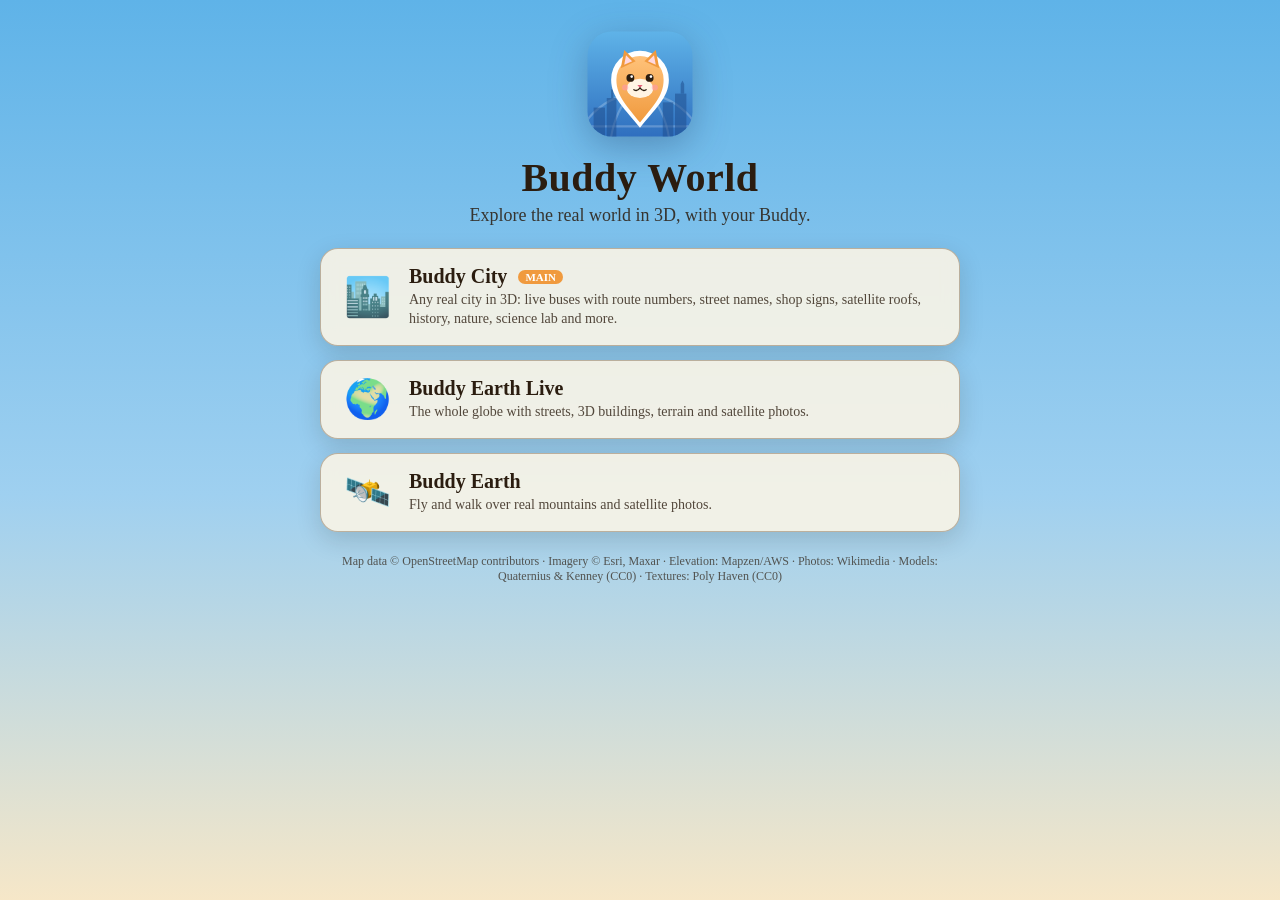
<file: index.html>
<!DOCTYPE html><html lang="en"><head><meta charset="utf-8"><meta name="viewport" content="width=device-width,initial-scale=1,viewport-fit=cover"><title>Buddy World</title>
<link rel="icon" type="image/svg+xml" href="assets/logo.svg"><link rel="apple-touch-icon" href="assets/apple-touch-icon.png"><meta name="theme-color" content="#2f6fbf">
<meta property="og:title" content="Buddy World"><meta property="og:description" content="Explore real cities in 3D with your Buddy: live buses, history, nature, science and more."><meta property="og:image" content="assets/logo-512.png">
<style>
:root{--ink:#2b1d10;--paper:rgba(250,244,230,.9);--line:rgba(107,79,46,.4);--accent:#2f6fbf;--warm:#f09a3e}
*{box-sizing:border-box}body{margin:0;min-height:100vh;font-family:Georgia,serif;color:var(--ink);background:linear-gradient(180deg,#5fb3e8 0%,#9fd0f0 55%,#f6e7c8 100%);display:flex;flex-direction:column;align-items:center;padding:28px 16px}
.hero{text-align:center;max-width:640px}.hero img{width:112px;height:112px;filter:drop-shadow(0 10px 18px rgba(20,40,80,.3))}
h1{font-size:40px;margin:10px 0 4px;letter-spacing:.5px}.tag{font-size:18px;opacity:.85;margin:0 0 22px}
.grid{display:grid;gap:14px;width:100%;max-width:640px}
a.card{display:flex;gap:14px;align-items:center;padding:16px 18px;background:var(--paper);border:1px solid var(--line);border-radius:18px;color:var(--ink);text-decoration:none;box-shadow:0 8px 24px rgba(30,20,8,.15);backdrop-filter:blur(8px);transition:transform .12s,box-shadow .12s}
a.card:hover{transform:translateY(-2px);box-shadow:0 12px 30px rgba(30,20,8,.2)}.ic{font-size:38px;width:56px;text-align:center;flex:none}
.t{font-size:20px;font-weight:bold}.d{font-size:14px;opacity:.8;margin-top:3px;line-height:1.35}.new{display:inline-block;font-size:11px;background:var(--warm);color:#fff;border-radius:8px;padding:1px 7px;margin-left:6px;vertical-align:2px}
footer{font-size:12px;opacity:.7;margin-top:22px;text-align:center;max-width:640px}
</style></head><body>
<div class="hero"><img src="assets/logo.svg" alt="Buddy World logo"><h1>Buddy World</h1><p class="tag">Explore the real world in 3D, with your Buddy.</p></div>
<div class="grid">
<a class="card" href="city.html"><div class="ic">🏙️</div><div><div class="t">Buddy City <span class="new">MAIN</span></div><div class="d">Any real city in 3D: live buses with route numbers, street names, shop signs, satellite roofs, history, nature, science lab and more.</div></div></a>
<a class="card" href="live.html"><div class="ic">🌍</div><div><div class="t">Buddy Earth Live</div><div class="d">The whole globe with streets, 3D buildings, terrain and satellite photos.</div></div></a>
<a class="card" href="earth.html"><div class="ic">🛰️</div><div><div class="t">Buddy Earth</div><div class="d">Fly and walk over real mountains and satellite photos.</div></div></a>
</div>
<footer>Map data © OpenStreetMap contributors · Imagery © Esri, Maxar · Elevation: Mapzen/AWS · Photos: Wikimedia · Models: Quaternius & Kenney (CC0) · Textures: Poly Haven (CC0)</footer>
</body></html>
</file>
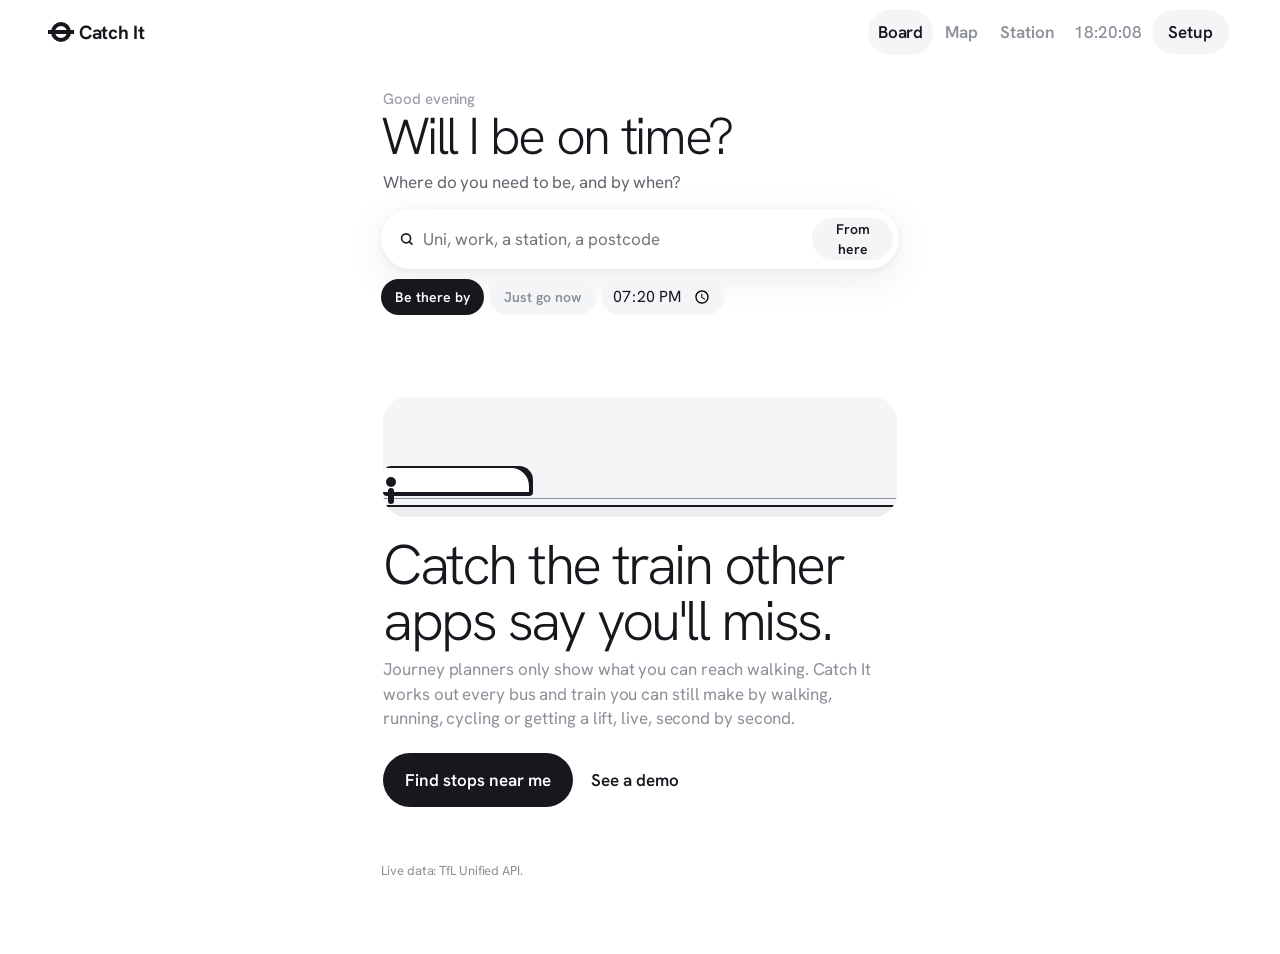
<file: catch-it/index.html>
<!DOCTYPE html>
<html lang="en">
<head>
<meta charset="utf-8">
<meta name="viewport" content="width=device-width,initial-scale=1">
<meta name="theme-color" content="#FFFFFF">
<title>Catch It</title>
<link rel="icon" href="data:image/svg+xml,%3Csvg xmlns='http://www.w3.org/2000/svg' viewBox='0 0 32 32'%3E%3Ccircle cx='16' cy='16' r='11' fill='none' stroke='%236950a1' stroke-width='6'/%3E%3Crect x='1' y='13' width='30' height='6' fill='%23c8102e'/%3E%3C/svg%3E">
<link rel="preconnect" href="https://fonts.googleapis.com">
<link rel="preconnect" href="https://fonts.gstatic.com" crossorigin>
<link href="https://fonts.googleapis.com/css2?family=Overpass:wght@400;600;800&display=swap" rel="stylesheet">
<style>
/* VOICE: calm station signage, loud only when you must move
   IDEA: a race track per departure: the train slides toward you
   PICTURE: the live Race Strip board, nothing above it but the call
   COLOUR+TYPE: ink on white, official line colours, Overpass tabular numerals
   LAYOUT: top bar, one big recommendation, the board, drawers for detail and setup */
:root{color-scheme:light dark;--bg:light-dark(#ffffff,#0f1122);--panel:light-dark(#f3f4f8,#181b33);--ink:light-dark(#14162b,#eef0fb);--muted:light-dark(#5d6275,#a3a8c3);--line:light-dark(#dfe2ec,#2a2e4d);--go:light-dark(#0c7a52,#3dd39a);--risk:light-dark(#a05d00,#f2b33d);--no:light-dark(#8a8f9e,#6d728c);--bad:light-dark(#c8102e,#ff6b7d);--hero:#14162b;--heroInk:#ffffff}
:root[data-theme=light]{color-scheme:light}:root[data-theme=dark]{color-scheme:dark}
*{box-sizing:border-box;min-width:0}
body{margin:0;background:var(--bg);color:var(--ink);font:16px/1.5 Overpass,system-ui,sans-serif;overflow-x:clip;font-variant-numeric:tabular-nums}
button,input,select{font:inherit;color:inherit}
button{cursor:pointer;min-height:44px;border-radius:10px;border:1px solid var(--line);background:var(--bg);padding:0 14px;font-weight:600}
button:focus-visible,input:focus-visible,select:focus-visible{outline:3px solid #6950a1;outline-offset:2px}
input,select{min-height:44px;border-radius:10px;border:1px solid var(--line);background:var(--bg);padding:0 12px;font-size:16px;width:100%}
.top{display:flex;align-items:center;gap:10px;padding:10px max(4vw,14px);border-bottom:1px solid var(--line);position:sticky;top:0;background:var(--bg);z-index:5}
.logo{font-weight:800;font-size:20px;letter-spacing:-.01em;display:flex;align-items:center;gap:8px}
.logo i{display:inline-block;width:22px;height:22px;border-radius:50%;border:5px solid #6950a1;position:relative}
.logo i::after{content:"";position:absolute;left:-7px;right:-7px;top:3px;height:6px;background:#c8102e}
.clock{font-weight:600;color:var(--muted)}
.nav{display:flex;gap:2px;margin-left:auto}.nav a{padding:10px 10px;border-radius:10px;color:var(--ink);text-decoration:none;font-weight:600}.nav a[aria-current]{background:var(--panel)}
@media(max-width:600px){.lt,.clock{display:none}.nav a{padding:8px 6px;font-size:15px}.top button{padding:0 10px}}
.dot{width:9px;height:9px;border-radius:50%;background:var(--no)}.dot.live{background:var(--go)}.dot.err{background:var(--bad)}
.toggle[aria-pressed=true]{background:var(--ink);color:var(--bg);border-color:var(--ink)}
.wrap{max-width:980px;margin:0 auto;padding:16px max(4vw,14px) 60px}
.hero{background:var(--hero);color:var(--heroInk);border-radius:18px;padding:20px;display:grid;grid-template-columns:auto minmax(0,1fr);gap:20px;align-items:center}
.ring{width:118px;height:118px;position:relative}.ring svg{width:100%;height:100%;transform:rotate(-90deg)}
.ring b{position:absolute;inset:0;display:grid;place-items:center;font-size:26px;font-weight:800;line-height:1}
.ring small{display:block;font-size:12px;font-weight:600;opacity:.75;text-align:center;margin-top:4px}
.hero h1{margin:0;font-size:clamp(22px,3.4vw,32px);line-height:1.1;text-wrap:balance}
.hero p{margin:6px 0 12px;opacity:.85}
.hero .acts{display:flex;gap:8px;flex-wrap:wrap}
.hero button{background:transparent;color:#fff;border-color:rgba(255,255,255,.35)}
.hero button.main{background:#fff;color:var(--hero);border-color:#fff}
.hero.calm{background:var(--panel);color:var(--ink)}.hero.calm button{color:var(--ink);border-color:var(--line)}
.where{position:relative;overflow:hidden;border-radius:26px;padding:20px 18px 18px;margin-bottom:14px;color:#fff;background:radial-gradient(120% 90% at 100% 0%,#c8102e 0%,transparent 55%),radial-gradient(90% 90% at 0% 100%,#0098d4 0%,transparent 60%),linear-gradient(135deg,#2a1d5e,#6950a1)}
.where::after{content:"";position:absolute;left:-40%;right:-40%;bottom:18px;height:3px;background:repeating-linear-gradient(90deg,rgba(255,255,255,.35) 0 22px,transparent 22px 34px);animation:rails 2.4s linear infinite;pointer-events:none}
@keyframes rails{to{transform:translateX(34px)}}
@media(prefers-reduced-motion:reduce){.where::after{animation:none}}
.where .hi{margin:0;font-weight:700;opacity:.85}
.where h1{margin:2px 0 12px;font-size:clamp(34px,9vw,52px);line-height:1;letter-spacing:-.03em}
.sbox{display:flex;align-items:center;gap:8px;background:#fff;color:#14162b;border-radius:16px;padding:4px 6px 4px 14px;box-shadow:0 10px 30px rgba(10,8,40,.35)}
.sbox input{border:0;background:transparent;min-height:50px;font-size:17px;padding:0;color:#14162b}.sbox input:focus{outline:none}
.sbox button{border:0;background:#f0eef7;color:#6950a1;min-height:42px;border-radius:12px;padding:0 12px}
.wchips{display:flex;gap:6px;overflow-x:auto;margin-top:10px;padding-bottom:6px}
.wchips button{flex:0 0 auto;background:rgba(255,255,255,.16);color:#fff;border-color:rgba(255,255,255,.28);min-height:38px;border-radius:99px;font-size:14px}
.sugg{background:#fff;color:#14162b;border-radius:14px;margin-top:6px;overflow:hidden}.sugg button{display:block;width:100%;text-align:left;border:0;border-radius:0;border-bottom:1px solid #eceef4;background:#fff;color:#14162b;font-weight:600}.sugg small{color:#5d6275;font-weight:400}
.plan{margin-top:12px;background:var(--bg);color:var(--ink);border-radius:18px;padding:14px}
.plan h3{margin:0 0 2px;font-size:18px}
.rr{display:grid;grid-template-columns:62px minmax(0,1fr) 58px;gap:8px;align-items:center;margin:8px 0}
.rr .rb{height:30px;border-radius:9px;background:var(--panel);position:relative;overflow:hidden}.rr .rb i{position:absolute;left:0;top:0;bottom:0;border-radius:9px;display:flex;align-items:center;padding:0 8px;color:#fff;font-size:12px;font-weight:800;white-space:nowrap;min-width:max-content;animation:grow .9s cubic-bezier(.2,.8,.2,1) both}
@keyframes grow{from{width:0!important}}
.rr b{text-align:right;font-size:17px}.rr .md{display:flex;align-items:center;gap:4px;font-weight:700;font-size:14px}.rr .md svg{width:18px;height:18px}
.rr.best .rb{outline:2px solid var(--go);outline-offset:2px}
.legs{display:flex;height:10px;border-radius:5px;overflow:hidden;gap:2px;margin:8px 0}.legs span{display:block;height:100%}
.opt{border-top:1px solid var(--line);padding:10px 0 2px}
.opt .row3{display:flex;justify-content:space-between;gap:8px;align-items:center;flex-wrap:wrap}
.opt .go{background:#6950a1;color:#fff;border-color:#6950a1;min-height:44px}
.coach{margin-top:12px;border-radius:22px;padding:16px;color:#fff;background:#14162b;transition:background .4s}
.coach.ok{background:#0c5e40}.coach.tight{background:#7a5410}.coach.behind{background:#8f1d2c}.coach.gone{background:#3b3f5c}
.coach .say{font-size:clamp(26px,7vw,36px);font-weight:800;line-height:1.05;margin:4px 0 10px;letter-spacing:-.01em}
.coach .nums{display:grid;grid-template-columns:repeat(4,1fr);gap:6px;margin:8px 0 12px}
.coach .nums div{background:rgba(255,255,255,.12);border-radius:12px;padding:6px 8px}.coach .nums b{display:block;font-size:20px}.coach .nums small{font-size:11px;opacity:.8;font-weight:600}
.coach .acts{display:grid;grid-template-columns:1fr 1fr 1fr;gap:6px}.coach button{background:transparent;color:#fff;border-color:rgba(255,255,255,.4)}.coach button.main{background:#fff;color:#14162b;grid-column:1/-1;min-height:50px}
.coach .meter{height:10px;border-radius:5px;background:rgba(255,255,255,.18);overflow:hidden}.coach .meter i{display:block;height:100%;background:#fff;transition:width .6s}
.money{margin-top:26px;border:1px solid var(--line);border-radius:18px;padding:14px}
.money h2{margin:0;font-size:20px}.money .tot{font-size:30px;font-weight:800;color:var(--go)}
.jr{border-top:1px solid var(--line);padding:10px 0;display:grid;gap:6px}
.jr .qs{display:flex;gap:6px;flex-wrap:wrap}.jr .qs button{min-height:36px;padding:0 10px;font-size:14px}.jr .qs button[aria-pressed=true]{background:var(--ink);color:var(--bg)}
.jr .owed{font-weight:800}.jr input{width:90px;min-height:36px}
.carbox{display:flex;gap:3px;margin:8px 0}.carbox span{flex:1;height:30px;border-radius:6px;background:var(--panel);display:grid;place-items:center;font-size:12px;font-weight:800}.carbox span.hit{background:var(--go);color:#fff}
.trip{margin-top:12px;border:2px dashed #6950a1;border-radius:14px;padding:12px 14px;display:flex;gap:10px;align-items:center;flex-wrap:wrap}
.trip b{font-size:22px}
.legend{display:flex;gap:14px;flex-wrap:wrap;color:var(--muted);font-size:13px;margin:18px 2px 6px}
.legend span{display:inline-flex;gap:6px;align-items:center}.legend i{width:10px;height:10px;border-radius:50%;display:inline-block}
.row{border-bottom:1px solid var(--line);padding:12px 2px;display:grid;grid-template-columns:64px minmax(0,1fr) 84px;gap:6px 12px;align-items:center;cursor:pointer}
.row:hover{background:var(--panel)}
.row.gone{opacity:.45}
.badge{grid-row:span 3;height:40px;border-radius:8px;color:#fff;font-weight:800;display:grid;place-items:center;font-size:15px;padding:0 4px;text-align:center;line-height:1}
.dest{font-weight:600;white-space:nowrap;overflow:hidden;text-overflow:ellipsis}
.dest small{color:var(--muted);font-weight:400;margin-left:6px}
.when{text-align:right;font-weight:800;font-size:22px;line-height:1.1}
.when small{display:block;font-size:12px;color:var(--muted);font-weight:600}
.track{position:relative;height:44px;border-radius:12px;background:var(--panel);overflow:hidden}
.track .tick{position:absolute;bottom:2px;font-size:10px;color:var(--muted);transform:translateX(-50%);font-weight:600}
.track .tick::before{content:"";position:absolute;left:50%;bottom:13px;width:1px;height:28px;background:var(--line)}
.track .fill{position:absolute;left:0;top:0;bottom:0;background:light-dark(#e6e1f4,#272246)}
.track .now{position:absolute;left:0;top:0;bottom:0;width:3px;background:var(--ink)}
.mk{position:absolute;transform:translate(-50%,-50%);will-change:left}
.veh{top:13px;padding:0 5px;min-width:32px;height:18px;border-radius:5px;color:#fff;font-size:10px;font-weight:800;display:grid;place-items:center;box-shadow:0 1px 3px rgba(0,0,0,.25);z-index:2}
.you{top:30px;height:18px;padding:0 6px;border-radius:9px;border:2px solid var(--bg);font-size:10px;font-weight:800;color:#fff;display:grid;place-items:center}
.verdict{grid-column:2/4;font-size:15px;display:flex;gap:4px 10px;flex-wrap:wrap;align-items:baseline}
.verdict .others{font-size:13px;color:var(--muted)}
.row .track{grid-column:2/4}
.late summary{cursor:pointer;font-weight:600;padding:14px 2px;color:var(--muted)}
.cta{background:#6950a1;color:#fff;border-color:#6950a1}
.chips{grid-column:2;display:flex;gap:6px;flex-wrap:wrap;font-size:13px;font-weight:600}
.chip{padding:1px 8px;border-radius:99px;border:1.5px solid currentColor;white-space:nowrap}
.g{color:var(--go)}.a{color:var(--risk)}.n{color:var(--no)}.x{color:var(--bad)}
.empty{text-align:center;padding:40px 16px;color:var(--muted)}
.empty h2{color:var(--ink);margin:0 0 6px}
.note{font-size:13px;color:var(--muted)}
.drawer{position:fixed;inset:0;background:rgba(10,12,30,.45);display:none;z-index:20}
.drawer.open{display:block}
.sheet{position:absolute;right:0;top:0;bottom:0;width:min(520px,100%);background:var(--bg);overflow:auto;padding:18px 18px 40px;box-shadow:-8px 0 30px rgba(0,0,0,.2)}
.sheet h2{margin:0 0 4px;font-size:24px;line-height:1.15}
.sheet h3{margin:20px 0 8px;font-size:16px}
.close{float:right}
.field{display:grid;gap:4px;margin:10px 0}.field label{font-size:13px;color:var(--muted);font-weight:600}
.grid2{display:grid;grid-template-columns:1fr 1fr;gap:10px}
.place{border:1px solid var(--line);border-radius:12px;padding:12px;margin:10px 0}
.place header{display:flex;justify-content:space-between;align-items:center;gap:8px;font-weight:800}
.modes{display:flex;gap:6px;flex-wrap:wrap;margin-top:6px}
.modes label{display:flex;gap:6px;align-items:center;border:1px solid var(--line);border-radius:99px;padding:6px 12px;font-size:14px}
.modes input{width:auto;min-height:0}
.res{display:grid;gap:6px;margin-top:8px}
.res button{text-align:left;font-weight:400;height:auto;padding:8px 12px}
.res button b{display:block}
.nearlist{display:grid;gap:6px}
.nearitem{display:grid;grid-template-columns:auto minmax(0,1fr) auto;gap:10px;align-items:center;border:1px solid var(--line);border-radius:12px;padding:10px 12px;cursor:pointer}
.nearitem input{width:22px;height:22px;min-height:0;accent-color:#6950a1}
.nearitem .note{display:block}
.wm{font-weight:800;white-space:nowrap}
.stepper{display:flex;align-items:center;gap:10px;margin:8px 0}.stepper span{flex:1;color:var(--muted);font-size:14px;font-weight:600}.stepper button{width:44px;padding:0;font-size:20px}.stepper b{min-width:64px;text-align:center}
details summary{cursor:pointer;font-weight:600;margin:10px 0}
.stops{list-style:none;margin:0;padding:0;position:relative}
.stops li{padding:8px 0 8px 28px;border-left:3px solid var(--line);margin-left:10px;position:relative;display:flex;justify-content:space-between;gap:10px}
.stops li::before{content:"";position:absolute;left:-8px;top:13px;width:13px;height:13px;border-radius:50%;background:var(--bg);border:3px solid var(--muted)}
.busnow{position:absolute;left:1px;width:22px;height:22px;border-radius:6px;color:#fff;font-size:10px;font-weight:800;display:grid;place-items:center;transition:top .9s linear}
.err{color:var(--bad);font-size:14px;margin-top:8px}
.coaches{display:flex;gap:3px;margin:8px 0}.coaches span{flex:1;height:26px;border-radius:5px;background:var(--panel);position:relative;overflow:hidden;font-size:11px;display:grid;place-items:center;font-weight:600}
.coaches span i{position:absolute;left:0;bottom:0;right:0;background:var(--risk);opacity:.35}
/* the call: one decision, a live race to the platform */
.call{background:var(--hero);color:#fff;border-radius:22px;padding:18px 18px 16px;position:relative;overflow:hidden}
.call.calm{background:var(--panel);color:var(--ink)}
.call .top2{display:flex;gap:8px;align-items:center;font-size:14px;font-weight:600;opacity:.9;flex-wrap:wrap}
.pill{display:inline-grid;place-items:center;min-width:38px;height:26px;padding:0 7px;border-radius:7px;color:#fff;font-weight:800;font-size:13px}
.big{margin:12px 0 2px;display:flex;align-items:baseline;gap:10px;flex-wrap:wrap}
.big .verb{font-size:20px;font-weight:800;padding:2px 10px;border-radius:99px;background:rgba(255,255,255,.14)}
.call.calm .big .verb{background:var(--bg)}
.big b{font-size:clamp(52px,14vw,76px);line-height:.95;font-weight:800;letter-spacing:-.03em}
.big span.l{font-size:18px;font-weight:600;opacity:.8}
.race{margin:14px 0 8px;display:grid;gap:6px}
.lane{position:relative;height:34px;border-radius:17px;background:rgba(255,255,255,.1)}
.call.calm .lane{background:var(--bg)}
.lane .goal{position:absolute;right:8px;top:50%;transform:translateY(-50%);font-size:11px;font-weight:800;letter-spacing:.06em;opacity:.7}
.lane .rv{position:absolute;top:3px;height:28px;min-width:28px;padding:0 9px;border-radius:14px;display:grid;place-items:center;font-size:12px;font-weight:800;color:#fff;transform:translateX(-50%);white-space:nowrap;box-shadow:0 2px 8px rgba(0,0,0,.3);will-change:left;transition:background .3s}
.lane .flag{position:absolute;right:0;top:-3px;bottom:-3px;width:4px;border-radius:2px;background:#fff}
.call.calm .lane .flag{background:var(--ink)}
.raceTxt{font-size:13px;opacity:.85;margin:2px 2px 0}
.odds{display:flex;align-items:center;gap:10px;font-weight:700;margin:10px 0 12px}
.odds .bar{flex:1;height:8px;border-radius:4px;background:rgba(255,255,255,.18);overflow:hidden}.odds .bar i{display:block;height:100%;border-radius:4px}
.call .acts{display:grid;grid-template-columns:1fr 1fr;gap:8px}.call .acts .main{grid-column:1/-1}
.call button{background:transparent;color:inherit;border-color:rgba(255,255,255,.35)}
.call button.main{background:#fff;color:#14162b;border-color:#fff;flex:1;min-height:50px;font-size:17px}
.call.calm button{border-color:var(--line)}.call.calm button.main{background:var(--ink);color:var(--bg);border-color:var(--ink)}
.alts{display:flex;gap:8px;overflow-x:auto;margin:12px -2px 0;padding:2px 2px 6px;scroll-snap-type:x mandatory}
.call .alt{background:rgba(255,255,255,.08);border-color:rgba(255,255,255,.2)}.call.calm .alt{background:var(--bg);border-color:var(--line)}.call:not(.calm) .alt .g{color:#5fe0ae}.call:not(.calm) .alt .a{color:#f3c15a}
.alt{flex:0 0 auto;scroll-snap-align:start;border:1px solid var(--line);border-radius:14px;padding:8px 12px;background:var(--bg);text-align:left;min-height:0;display:grid;gap:2px;min-width:150px}
.alt b{font-size:20px}.alt small{font-weight:600;font-size:13px}
.lbl{font-size:12px;font-weight:800;letter-spacing:.08em;text-transform:uppercase;color:var(--muted);margin:18px 2px 6px}
.modes{display:grid;grid-template-columns:repeat(4,1fr);gap:6px}
.modes button{display:grid;place-items:center;gap:0;min-height:58px;padding:4px;border-radius:14px;font-size:14px;line-height:1.1}
.modes button svg{width:22px;height:22px}
.modes button[aria-pressed=true]{background:var(--ink);color:var(--bg);border-color:var(--ink)}
.modes button[aria-pressed=false]{opacity:.55}
.how summary{cursor:pointer;color:var(--muted);font-size:13px;font-weight:600;margin:6px 2px}
.welcome{text-align:center;padding:26px 8px 10px}
.welcome h1{font-size:clamp(30px,8vw,44px);line-height:1.05;letter-spacing:-.02em;margin:10px 0 8px;text-wrap:balance}
.welcome p{color:var(--muted);max-width:30em;margin:0 auto 18px}
.welcome .cta{min-height:54px;font-size:17px;padding:0 22px;border-radius:14px}
.scene{height:120px;position:relative;border-radius:20px;background:linear-gradient(#cfe0f6,#f3f4f8);overflow:hidden;max-width:520px;margin:0 auto}
.scene .plat{position:absolute;left:0;right:0;bottom:0;height:12px;background:#b9bccb;border-top:4px solid #e8c84a;z-index:1}
.scene .rail{position:absolute;left:0;right:0;bottom:18px;height:3px;background:#5d6275}
.scene .tr{position:absolute;bottom:21px;width:150px;height:30px;border-radius:8px 14px 4px 4px;background:#f1f2f5;border-bottom:6px solid #6950a1;box-shadow:inset -8px 6px 0 -4px #1d2533;animation:arrive 6s ease-out infinite}
.scene .run{position:absolute;bottom:10px;width:16px;height:30px;z-index:2;animation:dash 6s ease-out infinite}
.scene .run::before{content:"";position:absolute;left:3px;top:0;width:10px;height:10px;border-radius:50%;background:#e0571f}
.scene .run::after{content:"";position:absolute;left:5px;top:11px;width:6px;height:16px;border-radius:3px;background:#e0571f}
.scene .ok{position:absolute;right:16px;top:12px;font-weight:800;color:#0c7a52;opacity:0;animation:ok 6s infinite}
@keyframes arrive{0%{left:-160px}60%,100%{left:calc(100% - 175px)}}
@keyframes dash{0%{left:4%}55%,100%{left:calc(100% - 205px)}}
@keyframes ok{0%,58%{opacity:0}66%,92%{opacity:1}100%{opacity:0}}
@media(prefers-reduced-motion:reduce){.scene .tr,.scene .run,.scene .ok{animation:none}.scene .tr{left:calc(100% - 175px)}.scene .run{left:calc(100% - 205px)}.scene .ok{opacity:1}}
#liftBtn{display:none}
.row{grid-template-columns:58px minmax(0,1fr) 84px}
.track{height:36px}
@media(max-width:600px){.hero{grid-template-columns:1fr;text-align:center}.ring{margin:0 auto}.hero .acts{justify-content:center}.row{grid-template-columns:52px minmax(0,1fr) 70px}.when{font-size:17px}.grid2{grid-template-columns:1fr}}
@media(max-width:600px){.track .tick:first-of-type{display:none}}
@media(prefers-reduced-motion:reduce){.busnow{transition:none}}
</style>
<link href="https://fonts.googleapis.com/css2?family=Hanken+Grotesk:wght@200;300;400;500;600;700&display=swap" rel="stylesheet">
<link rel="stylesheet" href="ui.css?v=1795560055">
<link rel="manifest" href="manifest.webmanifest">
<link rel="apple-touch-icon" href="icon-192.png">
<meta name="apple-mobile-web-app-capable" content="yes">
<meta name="apple-mobile-web-app-title" content="Catch It">
</head>
<body class="tabs">
<div class="top">
  <div class="logo"><i></i><span class="lt">Catch It</span></div>
  <span class="dot" id="dot" title="Live status"></span>
  <nav class="nav"><a href="./" aria-current="page">Board</a><a href="map.html">Map</a><a href="station.html">Station</a></nav>
  <span class="clock" id="clock">--:--:--</span>
  <button class="toggle" id="liftBtn" aria-pressed="false" title="A lift is available">Lift</button>
  <button id="setBtn">Setup</button>
</div>
<main class="wrap">
  <section class="where" id="where">
    <p class="hi" id="hi">Hello</p>
    <h1>Will I be on time?</h1>
    <p class="lede">Where do you need to be, and by when?</p>
    <div class="sbox"><svg width="20" height="20" viewBox="0 0 24 24" fill="none" stroke="#6950a1" stroke-width="2.5" stroke-linecap="round" aria-hidden="true"><circle cx="11" cy="11" r="7"/><path d="M20 20l-4-4"/></svg><input id="wq" type="search" placeholder="Uni, work, a station, a postcode" autocomplete="off" aria-label="Where do you need to be?"><button id="wMe" title="Start from where I am now">From here</button></div>
    <div id="wSugg"></div>
    <div class="when2" role="group" aria-label="When"><button data-w="by" aria-pressed="true">Be there by</button><button data-w="now" aria-pressed="false">Just go now</button><input type="time" id="byT" aria-label="Arrive by time" hidden></div>
    <div class="wchips" id="wChips"></div>
    <div id="wRes"></div>
  </section>
  <section class="radar" id="radar" hidden></section>
  <p class="sum" id="sum"></p>
  <div class="strip" id="strip" aria-hidden="true"></div>
  <section id="hero" class="call calm" aria-live="polite"></section>
  <button class="zopen" id="zopen" hidden>Show the catch zone map</button>
  <div class="zone" id="zone" hidden><div class="ztabs" role="group" aria-label="Map type"><button data-z="rings" aria-pressed="true">Catch rings</button><button data-z="soon" aria-pressed="false">Soonest</button><button data-z="time" aria-pressed="false">Time map</button></div><div id="tmap" hidden></div><div id="zmap" role="img" aria-label="Catch zone map: how far from the station you could be and still make this departure"></div><p class="zcap" id="zcap"></p><p class="mcred">Map © OpenFreeMap, © OpenStreetMap contributors</p></div>
  <div id="tripBox"></div>
  <div id="modesBox"><p class="lbl">How you can get there today</p><div class="modes" id="modes"></div></div>
  <p class="lbl" id="boardLbl">Everything you can catch</p>
  <div class="legend" id="legend"></div>
  <section id="board" aria-live="polite"></section>
  <section class="story" id="story" hidden></section>
  <div class="thumb" id="thumb" hidden><span id="thT">Leave in</span><button id="thGo">I'm going</button></div>
  <section class="money" id="money" hidden></section>
  <p class="note" id="foot"></p>
</main>

<button id="installBtn" class="install" hidden>Install Catch It</button>
<div class="drawer" id="detail"><div class="sheet" id="detailSheet"></div></div>
<div class="drawer" id="setup"><div class="sheet" id="setupSheet"></div></div>

<script>
{
const TFL = 'https://api.tfl.gov.uk';
const RDM = 'https://api1.raildata.org.uk/';
const RDM_PATHS = ['1010-live-departure-board-dep1_2','1010-live-departure-board-dep','1010-live-departure-board-dep1_1'];
const MODES = [
  {k:'walk', label:'Walk', short:'W', col:'#2f6fde'},
  {k:'run', label:'Run', short:'R', col:'#e0571f'},
  {k:'bike', label:'Bike', short:'B', col:'#0f9d8a'},
  {k:'lift', label:'Lift', short:'L', col:'#8a3fc7'}
];
const LINE_COL = {elizabeth:'#6950a1','elizabeth-line':'#6950a1',bus:'#c8102e',central:'#dc241f',jubilee:'#7b868c',district:'#00782a',hammersmith:'#f589a6',circle:'#d4a900',metropolitan:'#9b0058',northern:'#1c1c1c',piccadilly:'#0019a8',victoria:'#0098d4',bakerloo:'#b36305','waterloo-city':'#4bb5a7',dlr:'#00a4a7',overground:'#ee7c0e',tram:'#5fb526',LE:'#d70428',XR:'#6950a1'};
const DEFAULT = {kg:70, hourValue:12.71, places:[], f:{run:0.55, bike:0.4, drive:0.3}, liftPickup:5, liftOn:false, buffer:30, window:40, darwinKey:'', darwinPath:'', want:0.8};
const $ = s => document.querySelector(s);
const esc = v => String(v ?? '').replace(/[&<>"']/g, c => ({'&':'&amp;','<':'&lt;','>':'&gt;','"':'&quot;',"'":'&#39;'}[c]));
const load = () => { try { return Object.assign(structuredClone(DEFAULT), JSON.parse(localStorage.getItem('catchit.v1') || '{}')); } catch (e) { return structuredClone(DEFAULT); } };
const save = () => { try { localStorage.setItem('catchit.v1', JSON.stringify(cfg)); } catch (e) {} };
let cfg = load();
let deps = [];            // merged departures
const kf = {};            // Kalman state per departure key
const shown = {};         // eased display time per key
let wx = {rain:0, temp:null, wind:null};
let demo = false, lastOk = 0, lastErr = '';
let trip = null;          // {placeId, mode, start}
let remind = null;

/* ---------- maths ---------- */
const erf = x => { const s = Math.sign(x); x = Math.abs(x); const t = 1 / (1 + 0.3275911 * x); const y = 1 - (((((1.061405429 * t - 1.453152027) * t) + 1.421413741) * t - 0.284496736) * t + 0.254829592) * t * Math.exp(-x * x); return s * y; };
const Phi = z => 0.5 * (1 + erf(z / Math.SQRT2));
function modeSecs(p, m) {
  const L = p.learned || {}, W = +p.walk || 0, F = cfg.f;
  let mins;
  if (m === 'walk') mins = L.walk ?? W;
  else if (m === 'run') mins = L.run ?? W * F.run;
  else if (m === 'bike') mins = L.bike ?? W * F.bike;
  else mins = cfg.liftPickup + (L.lift ?? W * F.drive);
  if (m !== 'lift') mins *= phys(p, m, mins).f;
  const wet = (m !== 'lift' && wx.rain > 0.2) ? 1.08 : 1;
  mins += crowdExtra(p);
  return (mins * wet + (+p.platform || 0)) * 60;
}
function modeSigma(p, m, T) { return 0.12 * T + 20 + (m === 'lift' ? cfg.liftPickup * 15 : 0); }
function modesFor(p) { return MODES.filter(m => p.modes?.[m.k] !== false && (m.k === 'lift' ? cfg.liftOn : cfg.today?.[m.k] !== false)); }
function chance(d, p, m, now) {
  if (d.cancelled) return 0;
  const T = modeSecs(p, m), sm = modeSigma(p, m, T);
  const z = ((d.t - now) / 1000 - T - cfg.buffer) / Math.sqrt(d.sigma ** 2 + sm ** 2);
  return Phi(z);
}
function leaveIn(d, p, m, now) {           // seconds until you must leave for cfg.want chance
  const T = modeSecs(p, m), sm = modeSigma(p, m, T);
  const zq = 0.8416; // z for 80%
  return (d.t - now) / 1000 - T - cfg.buffer - zq * Math.sqrt(d.sigma ** 2 + sm ** 2);
}
function kalman(key, z, sigma) {           // 1D Kalman filter on the predicted departure time (ms)
  const R = (sigma * 1000) ** 2, Q = (10000) ** 2;
  const s = kf[key];
  if (!s || Math.abs(z - s.t) > 180000) { kf[key] = {t: z, P: R}; return z; }
  s.P += Q; const K = s.P / (s.P + R); s.t += K * (z - s.t); s.P *= (1 - K); return s.t;
}
const cls = pr => pr >= 0.8 ? 'g' : pr >= 0.4 ? 'a' : 'n';
const mmss = s => { const neg = s < 0; s = Math.abs(Math.round(s)); const m = Math.floor(s / 60), r = s % 60; return (neg ? '-' : '') + m + ':' + String(r).padStart(2, '0'); };
const hhmm = t => new Date(t).toLocaleTimeString('en-GB', {hour:'2-digit', minute:'2-digit'});
function nrTime(hm, now) {
  const [h, m] = hm.split(':').map(Number); const d = new Date(now); d.setHours(h, m, 0, 0);
  let t = d.getTime(); if (t < now - 12 * 3600e3) t += 864e5; if (t > now + 12 * 3600e3) t -= 864e5; return t;
}

/* ---------- feeds ---------- */
async function getJSON(url, opt) { const r = await fetch(url, opt); if (!r.ok) throw new Error(r.status + ' ' + url.split('?')[0].slice(0, 60)); return r.json(); }
function keep(p, d) {
  if (!p.only) return true;
  const toks = p.only.toLowerCase().split(',').map(s => s.trim()).filter(Boolean);
  const hay = (d.line + ' ' + d.dest + ' ' + (d.platform || '')).toLowerCase();
  return toks.some(t => hay.includes(t));
}
async function fromTfl(p, now) {
  const a = await getJSON(TFL + '/StopPoint/' + encodeURIComponent(p.tflId) + '/Arrivals');
  return a.map(x => ({
    key: 'tfl|' + p.id + '|' + x.lineId + '|' + x.vehicleId,
    src: 'TfL', mode: x.modeName, line: x.lineName, lineId: x.lineId,
    colour: LINE_COL[x.lineId] || LINE_COL[x.modeName] || '#3b3f5c',
    dest: (x.destinationName || x.towards || '').replace(/ (Rail|Underground|DLR) Station$/, ''),
    platform: x.modeName === 'bus' ? (x.platformName && x.platformName !== 'null' ? 'Stop ' + x.platformName : '') : x.platformName,
    raw: Date.parse(x.expectedArrival), sigma: x.modeName === 'bus' ? 60 : 45,
    vehicleId: x.vehicleId, placeId: p.id
  }));
}
async function fromDarwin(p, now) {
  if (!cfg.darwinKey || !p.crs) return [];
  const paths = cfg.darwinPath ? [cfg.darwinPath] : RDM_PATHS;
  let data = null, lastE = null;
  for (const path of paths) {
    try { data = await getJSON(RDM + path + '/LDBWS/api/20220120/GetDepBoardWithDetails/' + encodeURIComponent(p.crs.toUpperCase()) + '?numRows=20', {headers: {'x-apikey': cfg.darwinKey}}); cfg.darwinPath = path; save(); break; }
    catch (e) { lastE = e; }
  }
  if (!data) throw lastE || new Error('Darwin');
  return (data.trainServices || []).filter(s => !(p.tflId && s.operatorCode === 'XR')).map(s => {
    const std = nrTime(s.std, now); const etd = s.etd || '';
    const cancelled = s.isCancelled || /cancel/i.test(etd);
    const t = /^\d\d:\d\d$/.test(etd) ? nrTime(etd, now) : std;
    const calls = (s.subsequentCallingPoints?.[0]?.callingPoint || []).map(c => ({name: c.locationName, t: c.st, et: c.et}));
    const hk = p.id + '|' + s.std + '|' + (s.destination?.[0]?.locationName || '');
    if (s.platform) platLog(hk, s.platform);
    const guess = !s.platform ? platGuess(hk) : null;
    return {
      key: 'nr|' + p.id + '|' + s.serviceID, src: 'National Rail', mode: 'rail', line: s.operator || 'Rail', lineId: s.operatorCode,
      colour: LINE_COL[s.operatorCode] || '#3b3f5c', dest: s.destination?.[0]?.locationName || '', platform: s.platform ? 'Platform ' + s.platform : guess ? `Platform tbc, usually ${guess.p} (${guess.n} of ${guess.of})` : 'Platform tbc',
      raw: t, sigma: /delay/i.test(etd) ? 300 : 60, cancelled, status: etd, coaches: +s.length || 0, calls, placeId: p.id, std: s.std
    };
  });
}
/* platform history: which platform each regular service used, counted once per day */
let plat = {}; try { plat = JSON.parse(localStorage.getItem('catchit.plat') || '{}'); } catch (e) {}
function platLog(k, pf) {
  const day = new Date().toISOString().slice(0, 10), h = plat[k] = plat[k] || {days: {}};
  if (h.days[day] === pf) return; h.days[day] = pf;
  const ds = Object.keys(h.days).sort(); while (ds.length > 30) delete h.days[ds.shift()];
  try { localStorage.setItem('catchit.plat', JSON.stringify(plat)); } catch (e) {}
}
function platGuess(k) {
  const h = plat[k]; if (!h) return null; const c = {}; const v = Object.values(h.days); v.forEach(p => c[p] = (c[p] || 0) + 1);
  const top = Object.entries(c).sort((a, b) => b[1] - a[1])[0]; return top && v.length >= 2 ? {p: top[0], n: top[1], of: v.length} : null;
}
/* Monte Carlo: chance a bus gets you to a train, sampling every uncertain part */
const gauss = () => { let u = 0, v = 0; while (!u) u = Math.random(); while (!v) v = Math.random(); return Math.sqrt(-2 * Math.log(u)) * Math.cos(2 * Math.PI * v); };
function connect(busAt, busSigma, walkSecs, train, runs = 4000) {
  let ok = 0;
  for (let i = 0; i < runs; i++) {
    const arrive = busAt + gauss() * busSigma * 1000 + (walkSecs * (1 + 0.12 * gauss())) * 1000 + cfg.buffer * 1000;
    const leave = train.t + gauss() * train.sigma * 1000;
    if (arrive <= leave) ok++;
  }
  return ok / runs;
}
async function refresh() {
  if (demo) { makeDemo(); return; }
  if (!cfg.places.length) { deps = []; render(); return; }
  const now = Date.now(); const out = []; const errs = [];
  await Promise.all(cfg.places.map(async p => {
    const jobs = [];
    if (p.tflId) jobs.push(fromTfl(p, now).catch(e => { errs.push(p.name + ': ' + e.message); return []; }));
    if (p.crs) jobs.push(fromDarwin(p, now).catch(e => { errs.push(p.name + ' (National Rail): ' + e.message); return []; }));
    const lists = await Promise.all(jobs);
    for (const l of lists) for (const d of l) if (keep(p, d)) out.push(d);
  }));
  const win = cfg.window * 60e3;
  deps = out.filter(d => d.raw > now - 60e3 && d.raw < now + win).map(d => { d.t = kalman(d.key, d.raw, d.sigma); return d; }).sort((a, b) => a.t - b.t).slice(0, 14);
  lastErr = errs.join(', '); if (out.length || !errs.length) lastOk = Date.now();
  if (deps.length) { try { localStorage.setItem('catchit.last', JSON.stringify({at: now, deps: deps.map(d => Object.assign({}, d, {calls: undefined}))})); } catch (e) {} }
  else if (errs.length) { try { const c = JSON.parse(localStorage.getItem('catchit.last') || 'null'); if (c && now - c.at < 45 * 60e3) { deps = c.deps.filter(d => d.t > now - 60e3); lastErr = 'Offline: showing departures saved at ' + hhmm(c.at); } } catch (e) {} }
  render(); radarTick.ran || (radarTick.ran = 1, radarTick());
}
async function weather() {
  const p = cfg.places.find(q => q.lat); if (!p || demo) return;
  try {
    const w = await getJSON('https://api.open-meteo.com/v1/forecast?latitude=' + p.lat + '&longitude=' + p.lon + '&current=precipitation,temperature_2m,wind_speed_10m,wind_direction_10m&minutely_15=precipitation&forecast_minutely_15=10&timezone=GMT');
    wx = {rain: w.current.precipitation, temp: w.current.temperature_2m, wind: w.current.wind_speed_10m, wdir: w.current.wind_direction_10m, m15: (w.minutely_15?.time || []).map((s, i) => ({t: Date.parse(s + 'Z'), mm: w.minutely_15.precipitation[i] || 0}))};
  } catch (e) {}
  // height of each stop above home (Open-Meteo elevation, 90 m DEM) for the hill model
  const need = cfg.home ? cfg.places.filter(q => q.lat && q.dz == null) : [];
  if (need.length) try {
    const pts = [[cfg.home[1], cfg.home[0]], ...need.map(q => [q.lat, q.lon])];
    const r = await getJSON(`https://api.open-meteo.com/v1/elevation?latitude=${pts.map(x => x[0].toFixed(5)).join(',')}&longitude=${pts.map(x => x[1].toFixed(5)).join(',')}`);
    need.forEach((q, i) => { q.dz = +(r.elevation[i + 1] - r.elevation[0]).toFixed(1); }); save();
  } catch (e) {}
}

/* ---------- how busy: TfL live crowding as a share of the usual level at this time ----------
   busier than usual slows the walk to the platform: extra = min(3, (share − 1) × 2.5) minutes */
const crowd = {};
async function crowdTick() {
  for (const p of cfg.places) { const id = p.tflId || ''; if (!/^9[14]0G/.test(id)) continue;
    try { const r = await getJSON(`${TFL}/crowding/${encodeURIComponent(id)}/Live`); crowd[p.id] = r.dataAvailable ? r.percentageOfBaseline : null; } catch (e) { crowd[p.id] = null; } }
}
function crowdExtra(p) { const c = crowd[p.id]; return c && c > 1.15 ? Math.min(3, (c - 1) * 2.5) : 0; }
function crowdTxt(p) { const c = crowd[p.id]; if (c == null) return ''; return c > 1.15 ? `${esc(p.name)} is busier than usual (${Math.round(c * 100)}% of normal), so allow ${Math.round(crowdExtra(p) * 60)} s more` : c < 0.6 ? `${esc(p.name)} is quieter than usual` : ''; }
crowdTick(); setInterval(crowdTick, 300000);

/* ---------- disruption radar: live and planned problems on your TfL lines for the next 7 days ---------- */
async function radarTick() {
  const ids = [...new Set(deps.filter(d => d.src === 'TfL').map(d => d.lineId).concat(cfg.places.some(p => /^910G/.test(p.tflId || '')) ? ['elizabeth'] : []))].slice(0, 12);
  const box = $('#radar'); if (!ids.length || demo) { box.hidden = true; return; }
  const day = d => d.toISOString().slice(0, 10), a = new Date(), z = new Date(Date.now() + 7 * 864e5);
  try {
    const [live, plan] = await Promise.all([getJSON(`${TFL}/Line/${ids.join(',')}/Status`), getJSON(`${TFL}/Line/${ids.join(',')}/Status/${day(a)}/to/${day(z)}`).catch(() => [])]);
    const items = [], seen = new Set();
    for (const [src, list] of [['now', live], ['soon', plan]]) for (const l of list || []) for (const s of l.lineStatuses || []) {
      if (s.statusSeverity === 10 || !s.reason) continue; const key = l.id + s.reason.slice(0, 80); if (seen.has(key)) continue; seen.add(key);
      const vp = (s.validityPeriods || []).map(v => [Date.parse(v.fromDate), Date.parse(v.toDate)]).filter(v => v[1] > Date.now()).sort((x, y) => x[0] - y[0])[0];
      items.push({line: l.name, id: l.id, sev: s.statusSeverityDescription, reason: s.reason.replace(/\s+/g, ' ').trim(), from: vp?.[0], to: vp?.[1], now: src === 'now' || (vp && vp[0] <= Date.now())});
    }
    window.__radar = items; box.hidden = !items.length; if (!items.length) return;
    const when = i => i.now ? 'now' : new Date(i.from).toLocaleDateString('en-GB', {weekday: 'long', day: 'numeric', month: 'short'}) + (i.to ? ' to ' + new Date(i.to).toLocaleDateString('en-GB', {weekday: 'short', day: 'numeric', month: 'short'}) : '');
    box.innerHTML = `<h3>Heads up</h3>` + items.slice(0, 4).map(i => `<details><summary><span class="pill" style="background:${LINE_COL[i.id] || '#3b3f5c'}">${esc(i.line)}</span> <b>${esc(i.sev)}</b> <span class="note">${esc(when(i))}</span></summary><p>${esc(i.reason)}</p></details>`).join('');
  } catch (e) { box.hidden = true; }
}
setTimeout(radarTick, 4000); setInterval(radarTick, 600000);

/* ---------- physics of getting there ----------
   wind: hold your effort (power) fixed and solve  c·v + ½ρ·CdA·(v + w)²·v = P0  for v, where w is the headwind
         component along your way (wind speed × cos(wind-from − your bearing)); ρ = 1.225 kg/m³.
   hills: walking and running follow Tobler's hiking function  v ∝ e^(−3.5·|grade + 0.05|);
         cycling adds the climbing force m·g·grade to the same power balance.
   tiredness (running): Riegel  T₂ = T₁·(D₂/D₁)^1.06, measured from a 400 m dash. */
const PHY = {walk: {c: 140, A: 0.24}, run: {c: 266, A: 0.24}, bike: {c: 8, A: 0.4}};  // c: walk/run metabolic cost (N), bike rolling + drivetrain
function solveV(m, v0, w, grade) {
  const k = PHY[m], half = 0.5 * 1.225 * k.A, mg = (cfg.kg + (m === 'bike' ? 12 : 0)) * 9.81;
  const P0 = k.c * v0 + half * v0 ** 3, f = v => (k.c + (m === 'bike' ? mg * grade : 0)) * v + half * (v + w) ** 2 * v - P0;
  let lo = 0.05, hi = v0 * 3; for (let i = 0; i < 40; i++) { const mid = (lo + hi) / 2; if (f(mid) > 0) hi = mid; else lo = mid; } return (lo + hi) / 2;
}
const tobler = g => Math.exp(-3.5 * Math.abs(g + 0.05)) / Math.exp(-3.5 * 0.05);
function headwind(bearingDeg) { if (wx.wind == null || wx.wdir == null) return 0; return wx.wind / 3.6 * Math.cos((wx.wdir - bearingDeg) * Math.PI / 180); }
const brgTo = (a, b) => { const r = Math.PI / 180, y = Math.sin((b[0] - a[0]) * r) * Math.cos(b[1] * r), x = Math.cos(a[1] * r) * Math.sin(b[1] * r) - Math.sin(a[1] * r) * Math.cos(b[1] * r) * Math.cos((b[0] - a[0]) * r); return (Math.atan2(y, x) / r + 360) % 360; };
const physCache = new Map();
function phys(p, m, baseMins) { const k = [p.id, m, baseMins.toFixed(2), wx.wind, wx.wdir, p.dz, cfg.kg].join('|'); let r = physCache.get(k); if (!r) { r = phys0(p, m, baseMins); if (physCache.size > 500) physCache.clear(); physCache.set(k, r); } return r; }
function phys0(p, m, baseMins) {      // returns {f: time multiplier, w: headwind m/s, g: grade, D: metres}
  if (m === 'lift' || !cfg.home || !p.lat || !baseMins) return {f: 1};
  const st = [p.lon, p.lat], D = havM(cfg.home, st) * DETOUR; if (D < 60) return {f: 1};
  const v0 = D / (baseMins * 60), w = headwind(brgTo(cfg.home, st)), g = p.dz != null ? p.dz / D : 0;
  // effort is set by a typical speed for the mode (walk 1.4, run 3.3, bike 5.5 m/s); we only use the ratio calm ÷ today,
  // so your own measured times stay the base and the conditions scale them
  const vt = {walk: 1.4, run: 3.3, bike: 5.5}[m];
  let f = 1;
  if (m === 'bike') f = vt / solveV('bike', vt, w, g);
  else f = (vt / solveV(m, vt, w, 0)) / tobler(g);
  if (m === 'run' && !(p.learned || {}).run) f *= Math.max(1, D / 400) ** 0.06;
  return {f: Math.max(0.6, Math.min(1.8, f)), w, g, D};
}
function physNote(p, m) {
  const r = phys(p, m, (+p.walk || 0) * (m === 'run' ? cfg.f.run : m === 'bike' ? cfg.f.bike : 1)); if (!r.D) return '';
  const bits = []; const pct = Math.round((r.f - 1) * 100);
  if (Math.abs(r.w) * 3.6 >= 8) bits.push(`${r.w > 0 ? 'headwind' : 'tailwind'} ${Math.round(Math.abs(r.w) * 3.6)} km/h`);
  if (Math.abs(r.g) >= 0.008) bits.push(`${r.g > 0 ? 'uphill' : 'downhill'} ${(Math.abs(r.g) * 100).toFixed(1)}%`);
  if (!bits.length || Math.abs(pct) < 2) return '';
  return `${bits.join(' and ')} on the way, so ${({walk: 'walking', run: 'running', bike: 'cycling'})[m]} is about ${Math.abs(pct)}% ${pct > 0 ? 'slower' : 'faster'} right now.`;
}

/* ---------- demo (clearly labelled) ---------- */
function makeDemo() {
  const now = Date.now();
  if (!cfg.places.some(p => p.id === 'demo1')) {
    demoPlaces = [{id:'demo1', name:'Demo station', walk:9, platform:2, lat:51.5748, lon:0.1832, modes:{walk:true,run:true,bike:true,lift:true}}, {id:'demo2', name:'Demo bus stop', walk:3, platform:0.5, lat:51.5741, lon:0.1801, modes:{walk:true,run:true,bike:false,lift:false}}];
  }
  if (!demoSeed.length) {
    const base = [[4,'Elizabeth','elizabeth','Heathrow Terminal 5','Platform 4',1],[11,'Elizabeth','elizabeth','Abbey Wood','Platform 4',1],[13,'Greater Anglia','LE','London Liverpool Street','Platform 2',1],[2,'103','bus','Rainham Station','Stop E',2],[7,'175','bus','Dagenham, Ford Works','Stop E',2],[16,'Elizabeth','elizabeth','Heathrow Terminal 5','Platform 4',1],[19,'103','bus','Rainham Station','Stop E',2],[24,'Greater Anglia','LE','London Liverpool Street','Platform 2',1]];
    demoSeed = base.map((b, i) => ({key:'demo|' + i, src:'Demo', mode: b[2] === 'bus' ? 'bus' : 'rail', line:b[1], lineId:b[2], colour: LINE_COL[b[2]], dest:b[3], platform:b[4], raw: now + b[0] * 60e3 + (i * 17e3), sigma: 50, placeId:'demo' + b[5], coaches: b[2] === 'LE' ? 8 : 9, vehicleId: b[2] === 'bus' ? 'DEMO' + i : ''}));
  }
  for (const d of demoSeed) d.raw += (Math.random() - 0.5) * 20e3;
  deps = demoSeed.filter(d => d.raw > now - 60e3).map(d => { d.t = kalman(d.key, d.raw, d.sigma); return d; }).sort((a, b) => a.t - b.t);
  lastOk = now; lastErr = ''; render();
}
let demoPlaces = [], demoSeed = [];
const placeOf = id => id === 'jp' ? jpPlace : cfg.places.find(p => p.id === id) || demoPlaces.find(p => p.id === id);
let jpPlace = null;

/* ---------- best option ---------- */
/* Inbox-style snooze: hide this departure from the call and show the next one (this session only) */
const snoozed = new Set((() => { try { return JSON.parse(sessionStorage.getItem('catchit.snooze') || '[]'); } catch (e) { return []; } })());
function snooze(k) { snoozed.add(k); try { sessionStorage.setItem('catchit.snooze', JSON.stringify([...snoozed])); } catch (e) {} heroDraw(Date.now()); drawSummary(Date.now()); }

/* Dark Sky-style: one plain sentence for the next hour, and a 60-minute strip where each departure is a mark */
const verbOf = k => ({run: 'run', bike: 'cycle', lift: 'get a lift', walk: 'walk'})[k];
function nextHour(now) { return deps.filter(d => !d.cancelled && d.t > now && d.t - now < 3600e3).map(d => { const p = placeOf(d.placeId); return {d, v: p ? verdict(d, p, now) : {cls: 'n'}}; }); }
/* rain window: is there rain (≥ 0.1 mm per 15 min) while you'd be walking? if so, is there a later train you can catch with a dry walk? */
function wetBetween(a, b) { return (wx.m15 || []).some(s => s.t < b && s.t + 900e3 > a && s.mm >= 0.1); }
function rainNote(b, now) {
  if (!wx.m15?.length || b.m.k === 'lift') return '';
  const go = now + Math.max(0, b.li) * 1000, walk = modeSecs(b.p, b.m.k) * 1000;
  if (wetBetween(go, go + walk)) {
    const dry = deps.filter(x => x.t > b.d.t && x.placeId === b.d.placeId && !x.cancelled).find(x => { const p = placeOf(x.placeId), l = leaveIn(x, p, b.m.k, now); return l > 0 && !wetBetween(now + l * 1000, now + l * 1000 + walk); });
    return dry ? `Rain on your walk. The ${hhmm(dry.t)} ${shortName(dry)} lets you walk once it's dry.` : 'Rain on your walk, and it lasts a while: take a coat.';
  }
  const next = (wx.m15 || []).find(s => s.t > go + walk && s.mm >= 0.1 && s.t - now < 90 * 60e3);
  return next ? `Dry for your walk. Rain from about ${hhmm(next.t)}, so leaving on time keeps you dry.` : '';
}
function drawSummary(now) {
  const el = $('#sum'), st = $('#strip'); if (!el) return;
  if (!deps.length) { el.textContent = ''; st.innerHTML = ''; st.hidden = true; return; }
  const L = nextHour(now), ok = L.filter(x => x.v.cls === 'g' || x.v.cls === 'a'), b = best(now);
  el.innerHTML = ok.length && b ? `<b>Next hour:</b> ${ok.length} ${ok.length === 1 ? 'departure' : 'departures'} you can still catch. The best is the ${hhmm(b.d.t)} ${esc(shortName(b.d))}${b.m.k !== 'walk' ? ' if you ' + verbOf(b.m.k) : ''}.` : '<b>Next hour:</b> nothing you can still catch from here. Try Where to? for another way.';
  if (b) { const pn = physNote(b.p, b.m.k); if (pn) el.innerHTML += `<br><span class="phys">${esc(pn)}</span>`; const rn = rainNote(b, now); if (rn) el.innerHTML += `<br><span class="phys rain">${esc(rn)}</span>`; }
  st.hidden = false;
  if (!st.dataset.built) { st.dataset.built = '1'; st.innerHTML = '<i class="sl"></i>' + [0, 5, 10, 20, 60].map(m => `<span class="sx" style="left:${fisheye(m / 60) * 100}%">${m ? m + ' min' : 'now'}</span>`).join('') + '<div class="sm" id="sm"></div>'; }
  const sm = $('#sm'), have = new Set();
  L.forEach(x => { const id = 'tk-' + x.d.key.replace(/[^\w-]/g, '_'); have.add(id); let e = document.getElementById(id); if (!e) { e = document.createElement('span'); e.id = id; e.className = 'tk'; sm.appendChild(e); }
    const can = x.v.cls === 'g' || x.v.cls === 'a'; e.style.left = (fisheye(Math.min(1, (x.d.t - now) / 3600e3)) * 100) + '%'; e.style.background = x.d.colour; e.classList.toggle('can', can); e.classList.toggle('best', !!b && b.d.key === x.d.key); e.title = `${hhmm(x.d.t)} ${shortName(x.d)}: ${x.v.txt || ''}`; });
  sm.querySelectorAll('.tk').forEach(e => { if (!have.has(e.id)) e.remove(); });
}

function best(now) {
  let pick = null, fallback = null;
  for (const d of deps) {
    const p = placeOf(d.placeId); if (!p || d.cancelled || snoozed.has(d.key)) continue;
    for (const m of modesFor(p)) {
      const pr = chance(d, p, m.k, now), li = leaveIn(d, p, m.k, now);
      if (pr >= cfg.want && li >= -5) { if (!pick || d.t < pick.d.t) pick = {d, p, m, pr, li}; break; }
      if (!fallback || pr > fallback.pr) fallback = {d, p, m, pr, li};
    }
  }
  return pick || fallback;
}

/* ---------- learning how each train really behaves ----------
   for every departure we remember the first time it was shown 8+ min ahead and the time it really left;
   drift = real − first shown. Stats per stop/line/weekday-or-weekend/hour use Welford's running mean and variance,
   then shrink toward 0 with a prior worth 3 sightings: estimate = n·mean / (n + 3). Darwin trains also log lateness vs timetable. */
let obs = {}; try { obs = JSON.parse(sessionStorage.getItem('catchit.obs') || '{}'); } catch (e) {}
const bucketOf = d => { const t = new Date(d.t); return `${d.placeId}|${d.lineId}|${t.getDay() % 6 ? 'wd' : 'we'}|${t.getHours()}`; };
function welford(s, x) { s.n = (s.n || 0) + 1; const dl = x - (s.mean || 0); s.mean = (s.mean || 0) + dl / s.n; s.m2 = (s.m2 || 0) + dl * (x - s.mean); return s; }
function learnTrains(now) {
  if (demo) return; cfg.learnT = cfg.learnT || {};
  for (const d of deps) {
    if (d.cancelled) continue; const o = obs[d.key] = obs[d.key] || {};
    if (o.first == null && d.t - now > 8 * 60e3) o.first = d.t;
    if (!o.done && d.t - now < 60e3 && d.t - now > -120e3) {
      o.done = true; const s = cfg.learnT[bucketOf(d)] = cfg.learnT[bucketOf(d)] || {};
      if (o.first != null) s.drift = welford(s.drift || {}, (d.t - o.first) / 60000);
      if (d.std) s.late = welford(s.late || {}, (d.t - nrTime(d.std, now)) / 60000);
    }
  }
  try { sessionStorage.setItem('catchit.obs', JSON.stringify(obs)); } catch (e) {}
  const ks = Object.keys(cfg.learnT); if (ks.length > 400) ks.slice(0, ks.length - 400).forEach(k => delete cfg.learnT[k]);
  save();
}
function trainHabit(d) {
  const s = (cfg.learnT || {})[bucketOf(d)]; if (!s) return null;
  const pick = s.late?.n >= 3 ? {x: s.late, kind: 'late'} : s.drift?.n >= 3 ? {x: s.drift, kind: 'drift'} : null; if (!pick) return null;
  const est = pick.x.n * pick.x.mean / (pick.x.n + 3), sd = Math.sqrt(pick.x.m2 / Math.max(1, pick.x.n - 1));
  return {est, sd, n: pick.x.n, kind: pick.kind};
}
const habitTxt = h => h && Math.abs(h.est) >= 1 ? (h.kind === 'late' ? `usually ${Math.round(Math.abs(h.est))} min ${h.est > 0 ? 'late' : 'early'}` : `usually leaves ${Math.round(Math.abs(h.est))} min ${h.est > 0 ? 'later' : 'sooner'} than first shown`) : '';

/* ---------- maths for design ---------- */
/* springs: critically damped (c = 2√k) so markers glide to new predictions without wobble */
const SPR = new Map();
function spring(id, target, dt) { let s = SPR.get(id); if (!s || !isFinite(s.x)) { s = {x: target, v: 0}; SPR.set(id, s); } const k = 60, c = 2 * Math.sqrt(k), a = k * (target - s.x) - c * s.v; s.v += a * dt; s.x += s.v * dt; if (Math.abs(target - s.x) < 0.01 && Math.abs(s.v) < 0.01) { s.x = target; s.v = 0; } return s.x; }
/* Sarkar–Brown fisheye with the focus on "now": g(x) = (d+1)x / (dx+1), d = 3 gives the next 10 minutes ~half the strip */
const fisheye = (x, d = 3) => (d + 1) * x / (d * x + 1);
/* uncertainty of a departure in seconds: the timetable spread combined with the Kalman filter's remaining variance */
const sigmaOf = d => Math.sqrt((d.sigma || 60) ** 2 + (kf[d.key] ? kf[d.key].P / 1e6 : 0));
/* WCAG contrast + OKLCH lightness search: keep each line's hue, change only lightness until text reads at ≥ 4.5:1 */
const hex2rgb = h => { h = h.replace('#', ''); if (h.length === 3) h = h.replace(/./g, c => c + c); const n = parseInt(h, 16); return [(n >> 16) & 255, (n >> 8) & 255, n & 255].map(v => v / 255); };
const lin = c => c <= 0.04045 ? c / 12.92 : ((c + 0.055) / 1.055) ** 2.4, gam = c => c <= 0.0031308 ? 12.92 * c : 1.055 * c ** (1 / 2.4) - 0.055;
const lum = rgb => { const [r, g, b] = rgb.map(lin); return 0.2126 * r + 0.7152 * g + 0.0722 * b; };
const contrast = (a, b) => { const x = lum(a), y = lum(b); return (Math.max(x, y) + 0.05) / (Math.min(x, y) + 0.05); };
function toOklch([r, g, b]) { [r, g, b] = [r, g, b].map(lin); const l = Math.cbrt(0.4122214708 * r + 0.5363325363 * g + 0.0514459929 * b), m = Math.cbrt(0.2119034982 * r + 0.6806995451 * g + 0.1073969566 * b), s = Math.cbrt(0.0883024619 * r + 0.2817188376 * g + 0.6299787005 * b); const L = 0.2104542553 * l + 0.793617785 * m - 0.0040720468 * s, A = 1.9779984951 * l - 2.428592205 * m + 0.4505937099 * s, B = 0.0259040371 * l + 0.7827717662 * m - 0.808675766 * s; return [L, Math.hypot(A, B), Math.atan2(B, A)]; }
function fromOklch([L, C, H]) { const A = C * Math.cos(H), B = C * Math.sin(H); const l = (L + 0.3963377774 * A + 0.2158037573 * B) ** 3, m = (L - 0.1055613458 * A - 0.0638541728 * B) ** 3, s = (L - 0.0894841775 * A - 1.291485548 * B) ** 3; return [4.0767416621 * l - 3.3077115913 * m + 0.2309699292 * s, -1.2684380046 * l + 2.6097574011 * m - 0.3413193965 * s, -0.0041960863 * l - 0.7034186147 * m + 1.707614701 * s].map(v => Math.min(1, Math.max(0, gam(v)))); }
const rgb2hex = c => '#' + c.map(v => Math.round(v * 255).toString(16).padStart(2, '0')).join('');
const READ = new Map();
function readable(bg) {
  if (!/^#?[0-9a-f]{3,6}$/i.test(bg || '')) return null; if (READ.has(bg)) return READ.get(bg);
  const c = hex2rgb(bg), W = [1, 1, 1], K = [0.086, 0.094, 0.114]; let out;
  if (contrast(c, W) >= 4.5) out = {bg, fg: '#ffffff'}; else if (contrast(c, K) >= 4.5) out = {bg, fg: '#16181d'};
  else { const o = toOklch(c); let L = o[0], x = c; while (L > 0.05 && contrast(x, W) < 4.5) { L -= 0.01; x = fromOklch([L, o[1], o[2]]); } out = {bg: rgb2hex(x), fg: '#ffffff'}; }
  READ.set(bg, out); return out;
}
const toHex = s => { if (!s) return null; if (s[0] === '#') return s; const m = s.match(/\d+/g); return m && m.length >= 3 ? rgb2hex(m.slice(0, 3).map(v => +v / 255)) : null; };
function fixContrast(root = document) { root.querySelectorAll('.pill,.badge,.rv,.veh,.alt .pill').forEach(e => { if (e.dataset.cx === e.style.background) return; const r = readable(toHex(e.style.backgroundColor)); if (r) { e.style.background = r.bg; e.style.color = r.fg; e.dataset.cx = e.style.background; } }); }
new MutationObserver(() => { clearTimeout(fixContrast.t); fixContrast.t = setTimeout(fixContrast, 30); }).observe(document.body, {childList: true, subtree: true});
/* Pareto: within the same destination, hide a departure if an earlier one is catchable with no more effort */
const EFFORT = {walk: 0, bike: 1, run: 2, lift: 3};
function dominated(d, now) {
  const p = placeOf(d.placeId); if (!p) return false; const v = verdict(d, p, now); if (!v.m || v.cls !== 'g') return false;
  return deps.some(o => o !== d && !o.cancelled && o.dest === d.dest && o.t < d.t && (() => { const w = verdict(o, placeOf(o.placeId), now); return w.cls === 'g' && EFFORT[w.m.k] <= EFFORT[v.m.k]; })());
}

/* ---------- render ---------- */
const refs = {};
function render() {
  const now = Date.now(); learnTrains(now);
  $('#legend').innerHTML = deps.length ? '<details class="how"><summary>How to read the bars</summary><p class="note" style="margin:0 2px">The left edge is now. The coloured box is the bus or train coming in. <b>You</b> marks when you would reach the stop if you left now. If You is left of the box, you make it.</p></details>' : '';
  const wel = !deps.length && !demo && !cfg.places.length; $('#hero').hidden = wel; $('#modesBox').hidden = wel; $('#boardLbl').hidden = !deps.length;
  drawModes();
  const board = $('#board');
  if (!deps.length) {
    board.innerHTML = cfg.places.length && !demo
      ? `<div class="empty"><h2>No departures in the next ${cfg.window} minutes</h2><p>${lastErr ? esc(lastErr) : 'Waiting for live data.'}</p></div>`
      : `<div class="welcome"><div class="scene" aria-hidden="true"><div class="rail"></div><div class="plat"></div><div class="tr"></div><div class="run"></div><div class="ok">MADE IT</div></div>
         <h1>Catch the train other apps say you'll miss.</h1>
         <p>Journey planners only show what you can reach walking. Catch It works out every bus and train you can still make by walking, running, cycling or getting a lift, live, second by second.</p>
         <p><button id="goSetup" class="cta">Find stops near me</button> <button id="goDemo">See a demo</button></p></div>`;
    $('#goSetup')?.addEventListener('click', openSetup);
    $('#goDemo')?.addEventListener('click', () => { demo = true; refresh(); setTimeout(() => { let seen = '1'; try { seen = localStorage.getItem('catchit.tour'); } catch (e) {} if (!seen && !tourRun) tour(0); }, 1200); });
  } else {
    const rowHtml = (d, i) => {
      const p = placeOf(d.placeId);
      return `<div class="row${d.cancelled ? ' gone' : ''}" data-i="${i}" role="button" tabindex="0">
        <div class="badge" style="background:${d.colour}">${esc(shortLine(d))}</div>
        <div class="dest">${esc(d.dest)}<small>${esc(d.platform || '')} · ${esc(p?.name || '')}</small></div>
        <div class="when" data-w="${i}">--<small></small></div>
        <div class="verdict" data-c="${i}"></div>
        <div class="track" data-t="${i}"><div class="fill"></div><div class="cloud" style="--c:${d.colour}"></div><div class="now"></div>${ticks()}<div class="mk you" data-m="walk">You</div><div class="mk veh" style="background:${d.colour}">${d.mode === 'bus' ? 'BUS' : 'TRAIN'}</div></div>
      </div>`;
    };
    const ok = [], later = [], late = [];
    deps.forEach((d, i) => { const p = placeOf(d.placeId), v = verdict(d, p, now); (v.cls === 'n' && !d.cancelled ? late : dominated(d, now) ? later : ok).push(rowHtml(d, i)); });
    board.innerHTML = ok.join('') + (later.length ? `<details class="late"><summary>Later trains to the same places (${later.length}): an earlier one is just as easy</summary>${later.join('')}</details>` : '') + (late.length ? `<details class="late"><summary>Too late to catch (${late.length})</summary>${late.join('')}</details>` : '');
    board.querySelectorAll('.row').forEach(r => { const go = () => openDetail(deps[+r.dataset.i]); r.addEventListener('click', go); r.addEventListener('keydown', e => { if (e.key === 'Enter') go(); }); });
  }
  for (const k in refs) delete refs[k];
  deps.forEach((d, i) => { refs[i] = {w: board.querySelector(`[data-w="${i}"]`), t: board.querySelector(`[data-t="${i}"]`), c: board.querySelector(`[data-c="${i}"]`)}; });
  chips(now); heroDraw(now); foot(); drawSummary(now);
}
const scale = s => Math.max(0, Math.min(1, Math.sqrt(Math.max(0, s) / (cfg.window * 60)))) * 100; // square-root time: near minutes get more room
const ticks = () => [5, 10, 20, 30].filter(m => m < cfg.window).map(m => `<span class="tick" style="left:${scale(m * 60)}%">${m} min</span>`).join('');
const shortLine = d => d.mode === 'bus' ? d.line : d.lineId === 'LE' ? 'GA' : (d.lineId === 'elizabeth' || d.lineId === 'XR') ? 'ELIZ' : String(d.line).slice(0, 5).toUpperCase();
function verdict(d, p, now) {
  if (d.cancelled) return {cls: 'x', txt: 'Cancelled' + (d.status ? ' · ' + d.status : '')};
  let pick = null, top = null;
  for (const m of modesFor(p)) { const pr = chance(d, p, m.k, now), li = leaveIn(d, p, m.k, now); if (!top || pr > top.pr) top = {m, pr, li}; if (!pick && pr >= cfg.want) pick = {m, pr, li}; }
  if (pick) return {cls: 'g', m: pick.m, pr: pick.pr, txt: `✓ ${pick.m.label}${pick.li > 30 ? ', leave in ' + mmss(pick.li) : ', go now'}`};
  if (top && top.pr >= 0.4) return {cls: 'a', m: top.m, pr: top.pr, txt: `${top.m.label} now: ${Math.round(top.pr * 100)}% chance`};
  return {cls: 'n', m: top?.m, pr: top?.pr || 0, txt: 'Too late to catch'};
}
function chips(now) {
  deps.forEach((d, i) => {
    const r = refs[i]; if (!r?.c) return; const p = placeOf(d.placeId), v = verdict(d, p, now);
    const others = d.cancelled ? '' : modesFor(p).filter(m => m !== v.m).map(m => `${m.label} ${Math.round(chance(d, p, m.k, now) * 100)}%`).join(', ');
    r.c.innerHTML = `<b class="${v.cls}">${esc(v.txt)}</b>${others ? `<span class="others">${esc(others)}</span>` : ''}${d.status && !/on time|cancel/i.test(d.status) ? ` <span class="chip a">${esc(d.status)}</span>` : ''}${(() => { const ht = habitTxt(trainHabit(d)); return ht ? ` <span class="chip n">${esc(ht)}</span>` : ''; })()}`;
    const y = r.t?.querySelector('.you'); if (y && v.m) { y.dataset.m = v.m.k; y.style.background = v.m.col; y.textContent = 'You'; y.title = v.m.label; y.style.display = ''; } else if (y) y.style.display = 'none';
  });
}
const ICON = {walk: '<path d="M13 4a2 2 0 1 0 0-.01M10 21l2-6 2 2v4M9 9l3-2 3 3 3 1M12 7l-1 6"/>', run: '<path d="M15 4a2 2 0 1 0 0-.01M6 20l4-5 3 2 2 4M8 11l3-3 3 1 2 3 3 0M11 8l-1 6"/>', bike: '<circle cx="6" cy="16" r="4"/><circle cx="18" cy="16" r="4"/><path d="M6 16l4-7h5l3 7M10 9l4 7M14 6h2"/>', lift: '<path d="M4 15l2-6h12l2 6v4H4zM4 15h16M7 19v1M17 19v1"/><circle cx="8" cy="16.5" r=".6"/><circle cx="16" cy="16.5" r=".6"/>'};
const svgI = k => `<svg viewBox="0 0 24 24" fill="none" stroke="currentColor" stroke-width="2" stroke-linecap="round" stroke-linejoin="round" aria-hidden="true">${ICON[k]}</svg>`;
function drawModes() {
  const box = $('#modes'); if (!box) return;
  box.innerHTML = MODES.map(m => { const on = m.k === 'lift' ? !!cfg.liftOn : cfg.today?.[m.k] !== false; return `<button data-k="${m.k}" aria-pressed="${on}" title="${m.label}">${svgI(m.k)}${m.label}</button>`; }).join('');
  box.querySelectorAll('button').forEach(b => b.addEventListener('click', () => { const k = b.dataset.k; if (k === 'lift') { cfg.liftOn = !cfg.liftOn; syncLift(); } else { cfg.today = Object.assign({}, cfg.today); cfg.today[k] = cfg.today[k] === false; } save(); render(); }));
}
let heroMore = false;
function heroDraw(now) {
  const h = $('#hero'), b = best(now);
  zoneDraw(b);
  if (!b) { h.className = 'call calm'; h.dataset.key = ''; h.innerHTML = `<div class="big"><b style="font-size:34px">${demo ? 'Demo mode' : 'Nothing to catch yet'}</b></div><p class="raceTxt">${demo ? 'Sample departures, not live data.' : cfg.places.length ? 'Waiting for live departures…' : 'Add your stops in Setup to see live departures.'}</p><div class="acts" style="margin-top:10px">${demo ? '<button id="exitDemo">Exit demo</button>' : ''}</div>`; $('#exitDemo')?.addEventListener('click', exitDemo); return; }
  const ok = b.pr >= cfg.want, d = b.d;
  h.className = 'call' + (ok ? '' : ' calm');
  const alts = deps.filter(x => x !== d && !x.cancelled).map(x => ({x, v: verdict(x, placeOf(x.placeId), now)})).filter(o => o.v.cls === 'g' || o.v.cls === 'a').slice(0, 4);
  const ct = crowdTxt(b.p);
  h.innerHTML = `${ct ? `<p class="crowd">${ct}</p>` : ''}<div class="top2"><span class="pill" style="background:${d.colour}">${esc(shortLine(d))}</span><span>${hhmm(d.t)} to ${esc(d.dest)}</span><span style="opacity:.75">${esc(d.platform || '')}${d.platform ? ', ' : ''}${esc(b.p.name)}</span></div>
    <div class="big"><span class="verb" style="color:${ok ? '#fff' : b.m.col}">${svgI(b.m.k).replace('<svg', '<svg style="width:18px;height:18px;vertical-align:-3px;margin-right:4px"')}${esc(b.m.label)}</span><span class="l" id="leaveLbl">leave in</span></div>
    <div class="big" style="margin-top:0"><b id="leaveTxt">--</b></div>
    <div class="race" aria-hidden="true">
      <div class="lane"><span class="goal">PLATFORM</span><i class="flag"></i><i class="cloud" id="cloudT" style="--c:${d.colour}"></i><span class="rv" id="rvT" style="background:${d.colour}">${d.mode === 'bus' ? 'BUS ' + esc(d.line) : 'TRAIN'}</span></div>
      <div class="lane"><span class="goal">PLATFORM</span><i class="flag"></i><span class="rv" id="rvY" style="background:${b.m.col}">YOU</span></div>
    </div>
    <p class="raceTxt" id="raceTxt"></p>
    <div class="odds"><div class="bar"><i id="prBar" style="width:${Math.round(b.pr * 100)}%;background:${ok ? '#3dd39a' : '#e0a21f'}"></i></div><span><span id="heroPr">${Math.round(b.pr * 100)}</span>% chance${demo ? ' (demo)' : ''}</span></div>
    <div class="acts"><button class="main" id="goBtn">I'm going</button><button id="remBtn">${remind ? 'Reminder set' : 'Remind me'}</button><button id="moreBtn" aria-expanded="${!!heroMore}">${heroMore ? 'Less' : 'More'}</button></div>
    <div class="acts more2" ${heroMore ? '' : 'hidden'}><button id="snzBtn" title="Hide this one and show the next">Snooze</button><button id="missBtn">Missed it?</button><button id="shareBtn">Share my ETA</button>${b.m.k === 'lift' || cfg.liftOn ? '<button id="liftAsk">Ask a friend for a lift</button>' : ''}${demo ? '<button id="exitDemo">Exit demo</button>' : ''}</div>
    ${alts.length ? `<p class="lbl" style="color:inherit;opacity:.7;margin:16px 0 0">Plan B</p><div class="alts">${alts.map(o => `<button class="alt" data-k="${esc(o.x.key)}"><span><span class="pill" style="background:${o.x.colour};height:20px;font-size:11px;min-width:30px">${esc(shortLine(o.x))}</span> ${hhmm(o.x.t)}</span><small class="${o.v.cls}">${esc(o.v.txt.replace('✓ ', ''))}</small></button>`).join('')}</div>` : ''}`;
  h.dataset.key = d.key; h.dataset.m = b.m.k;
  $('#goBtn').addEventListener('click', () => startTrip(b.p, b.m.k, b.d));
  $('#liftAsk')?.addEventListener('click', () => askLift(b.p, b.d));
  $('#remBtn').addEventListener('click', () => setRemind(b));
  $('#snzBtn')?.addEventListener('click', () => snooze(b.d.key));
  $('#missBtn')?.addEventListener('click', () => missedPlan(b.d));
  $('#moreBtn')?.addEventListener('click', () => { heroMore = !heroMore; heroDraw(Date.now()); });
  $('#shareBtn')?.addEventListener('click', () => shareEta(b.d, b.p));
  $('#exitDemo')?.addEventListener('click', exitDemo);
  h.querySelectorAll('.alt').forEach(a => a.addEventListener('click', () => { const x = deps.find(q => q.key === a.dataset.k); if (x) openDetail(x); }));
}
const shortName = d => d.mode === 'bus' ? d.line + ' bus' : d.line;
function exitDemo() { demo = false; demoSeed = []; deps = []; refresh(); }
function foot() {
  const age = lastOk ? Math.round((Date.now() - lastOk) / 1000) : null;
  $('#dot').className = 'dot ' + (lastErr ? 'err' : age !== null && age < 90 ? 'live' : '');
  $('#foot').innerHTML = (demo ? 'Demo data, not live. ' : 'Live data: TfL Unified API' + (cfg.darwinKey ? ', National Rail Darwin' : '') + '. ') + (wx.temp !== null ? `Weather ${Math.round(wx.temp)}°C${wx.rain > 0.2 ? ', raining: walking and running times +8%' : ''}. ` : '') + (lastErr ? '<span class="err">' + esc(lastErr) + '</span>' : '');
}

/* ---------- animation loop ---------- */
let lastChip = 0, lastFrame = performance.now();
function frame(ts) {
  const now = Date.now(), dt = Math.min(0.1, (ts - lastFrame) / 1000); lastFrame = ts;
  $('#clock').textContent = new Date(now).toLocaleTimeString('en-GB');
  const win = cfg.window * 60;
  deps.forEach((d, i) => {
    const r = refs[i]; if (!r?.t) return;
    shown[d.key] = shown[d.key] == null ? d.t : shown[d.key] + (d.t - shown[d.key]) * Math.min(1, dt * 1.5);
    const secs = (shown[d.key] - now) / 1000;
    r.w.firstChild.nodeValue = d.cancelled ? '—' : hhmm(d.t);
    r.w.lastChild.textContent = secs <= 30 ? 'due now' : 'in ' + mmss(secs);
    const veh = r.t.querySelector('.veh'), sx = spring('v' + d.key, scale(secs), dt); veh.style.left = `max(18px, ${sx}%)`;
    const cl = r.t.querySelector('.cloud'); if (cl) { const sg = sigmaOf(d), a = scale(secs - 2 * sg), b2 = scale(secs + 2 * sg); cl.style.left = a + '%'; cl.style.width = Math.max(2, b2 - a) + '%'; }
    r.t.querySelector('.fill').style.width = scale(secs) + '%';
    const p = placeOf(d.placeId);
    r.t.querySelectorAll('.you').forEach(y => { y.style.left = `max(10px, ${scale(modeSecs(p, y.dataset.m))}%)`; });
  });
  const h = $('#hero'); const d = deps.find(x => x.key === h.dataset.key);
  if (d && $('#leaveTxt')) {
    const p = placeOf(d.placeId), li = leaveIn(d, p, h.dataset.m, now);
    $('#leaveTxt').textContent = li <= 0 ? 'Now' : mmss(li);
    $('#leaveLbl').textContent = li <= 0 ? 'leave' : 'leave in';
    const S = Math.max(0, (d.t - now) / 1000), T = modeSecs(p, h.dataset.m), W = Math.max(S, T, 600) * 1.08;
    const frac = s => Math.max(0, Math.min(1, 1 - s / W)) * 100, pos = f => `calc(${f}% * .86 + 24px)`;
    $('#rvT').style.left = pos(spring('rvT', frac(S), dt)); $('#rvY').style.left = pos(spring('rvY', frac(T), dt));
    const sg = sigmaOf(d), cT = $('#cloudT'); if (cT) { const a = frac(S + 2 * sg), b2 = frac(Math.max(0, S - 2 * sg)); cT.style.left = pos(a); cT.style.width = `calc(${Math.max(1, b2 - a)}% * .86)`; }
    const tb = $('#thumb'); if (tb && !tb.hidden) { $('#thT').textContent = li <= 0 ? 'Leave now' : 'Leave in ' + mmss(li); }
    $('#raceTxt').textContent = `If you left now: you reach the platform in ${mmss(T)}, the ${d.mode === 'bus' ? 'bus' : 'train'} leaves in ${mmss(S)}.` + (T < S ? ` ${mmss(S - T)} to spare.` : ' Too tight, it would beat you.');
  }
  if (trip) { const el = $('#tripT'); if (el) el.textContent = mmss((now - trip.start) / 1000); }
  if (now - lastChip > 2000) { lastChip = now; chips(now); foot(); drawSummary(now); const b = best(now); if (b && h.dataset.key !== b.d.key) heroDraw(now); }
  requestAnimationFrame(frame);
}

/* ---------- reminders and learning ---------- */
async function setRemind(b) {
  try { if ('Notification' in window && Notification.permission === 'default') await Notification.requestPermission(); } catch (e) {}
  clearTimeout(remind);
  const ms = Math.max(0, b.li * 1000);
  remind = setTimeout(() => {
    remind = null;
    try { if (Notification.permission === 'granted') new Notification('Leave now', {body: `${b.m.label} for the ${hhmm(b.d.t)} ${shortName(b.d)} to ${b.d.dest}`}); } catch (e) {}
    try { navigator.vibrate?.([300, 120, 300]); } catch (e) {}
    heroDraw(Date.now());
  }, ms);
  heroDraw(Date.now());
}
function startTrip(p, m, d) {
  trip = {placeId: p.id, mode: m, start: Date.now(), key: d?.key, dep: d?.t, line: d ? shortName(d) : '', dest: d?.dest || '', colour: d?.colour};
  if (d && d.mode !== 'bus' && !demo) logJourney(d, p);
  coachStart(); drawTrip();
}
function drawTrip() {
  const box = $('#tripBox');
  if (!trip) { box.innerHTML = ''; return; }
  const p = placeOf(trip.placeId), m = MODES.find(x => x.k === trip.mode);
  box.innerHTML = `<div class="coach" id="coach" aria-live="assertive">
    <div class="top2" style="opacity:.85"><span class="pill" style="background:${trip.colour || '#6950a1'}">${esc(m.label)}</span><span>${trip.dep ? hhmm(trip.dep) + ' ' + esc(trip.line) + ' to ' + esc(trip.dest) : 'to ' + esc(p?.name)}</span></div>
    <div class="say" id="cSay">Getting your position…</div>
    <div class="meter"><i id="cMeter" style="width:50%"></i></div>
    <div class="nums"><div><small>Distance</small><b id="cDist">–</b></div><div><small>Your speed</small><b id="cV">–</b></div><div><small>Needed</small><b id="cNeed">–</b></div><div><small>Chance</small><b id="cPr">–</b></div></div>
    <div class="acts"><button class="main" id="onPlat">I'm on the platform</button><button id="cVoice" aria-pressed="${coach.voice}">${coach.voice ? 'Voice on' : 'Voice off'}</button>${trip.mode === 'lift' ? '<button id="cLift">Text a friend</button>' : `<span class="note" style="color:#fff;opacity:.8;align-self:center;text-align:center" id="tripT">0:00</span>`}<button id="cancelTrip">Cancel</button></div></div>`;
  $('#onPlat').addEventListener('click', endTrip);
  try { box.scrollIntoView({behavior: "smooth", block: "center"}); } catch (e) {}
  $('#cancelTrip').addEventListener('click', () => { coachStop(); trip = null; drawTrip(); });
  $('#cVoice').addEventListener('click', e => { coach.voice = !coach.voice; e.target.textContent = coach.voice ? 'Voice on' : 'Voice off'; try { localStorage.setItem('catchit.voice', coach.voice ? '1' : '0'); } catch (er) {} if (!coach.voice) speechSynthesis?.cancel(); });
  $('#cLift')?.addEventListener('click', () => askLift(p, deps.find(x => x.key === trip.key)));
}
function endTrip() {
  { const p0 = placeOf(trip.placeId); if (p0) { const mins = (Date.now() - trip.start) / 60000, walk = modeSecs(p0, 'walk') / 60; cfg.story = [...(cfg.story || []).filter(s => Date.now() - s.at < 30 * 864e5), {at: Date.now(), place: p0.name, mode: trip.mode, mins: +mins.toFixed(1), dist: cfg.home && p0.lat ? Math.round(havM(cfg.home, [p0.lon, p0.lat]) * DETOUR) : null, saved: trip.mode !== 'walk' ? Math.max(0, +(walk - mins).toFixed(1)) : 0, line: trip.line || '', dest: trip.dest || '', dep: trip.dep || null}].slice(-80); save(); } }
  const p = cfg.places.find(q => q.id === trip.placeId);
  if (p) {
    let mins = (Date.now() - trip.start) / 60000 - (+p.platform || 0);
    if (trip.mode === 'lift') mins -= cfg.liftPickup;
    if (mins > 0.3 && mins < 120) { p.learned = p.learned || {}; const old = p.learned[trip.mode]; p.learned[trip.mode] = old == null ? mins : old * 0.7 + mins * 0.3; save(); }
  }
  coachStop(); trip = null; drawTrip(); render(); drawStory();
}

/* ---------- maps inside the Board (MapLibre loaded only when needed) ---------- */
let mlP = null;
function loadML() {
  if (window.maplibregl && window.CIStyle) return Promise.resolve();
  return mlP || (mlP = new Promise((ok, no) => {
    const l = document.createElement('link'); l.rel = 'stylesheet'; l.href = 'https://unpkg.com/maplibre-gl@5.24.1/dist/maplibre-gl.css'; document.head.appendChild(l);
    const s = document.createElement('script'); s.src = 'https://unpkg.com/maplibre-gl@5.24.1/dist/maplibre-gl.js';
    s.onload = () => { const s2 = document.createElement('script'); s2.src = 'mapstyle.js?v=1795557334'; s2.onload = ok; s2.onerror = no; document.head.appendChild(s2); }; s.onerror = no; document.head.appendChild(s);
  }));
}
const EMPTY = {type: 'FeatureCollection', features: []};
/* Catch zone: a live isochrone around the station. Each ring is how far away you could be right now and still
   make this departure at that speed: r = v × (time to departure − platform walk − buffer − pick-up) ÷ 1.3 detour.
   Walking speed is your own (your walk time over your real distance); run, bike and lift scale from it.
   Everything outside the biggest ring is greyed out; the rings shrink every second. */
const Z = {map: null, ready: false, b: null, key: '', fit: false, mode: 'rings', soonAt: 0};
/* soonest stop: a live, time-based Voronoi map. Each grid cell is coloured by the stop where, walking from there,
   you'd board the earliest departure: t_i = first departure at stop i leaving after (now + walk to i + platform + buffer). */
const SOON_COL = ['#6950a1', '#d70428', '#0098d4', '#ee7c0e', '#00782a', '#9b0058'];
function soonTick(now, vw) {
  const m = Z.map; if (!m.getSource('zsoon')) return;
  if (Z.mode !== 'soon') { m.getSource('zsoon').setData(EMPTY); return; }
  if (now - Z.soonAt < 8000) return; Z.soonAt = now;
  const ps = cfg.places.filter(p => p.lat); if (ps.length < 2) { $('#zcap').textContent = 'Add two or more stops in Setup to compare which one gets you moving soonest.'; return; }
  const b = m.getBounds(), W = b.getWest(), E = b.getEast(), S = b.getSouth(), Nn = b.getNorth(), n = 34, dx = (E - W) / n, dy = (Nn - S) / n, feats = [], wins = {};
  for (let i = 0; i < n; i++) for (let j = 0; j < n; j++) {
    const c = [W + (i + 0.5) * dx, S + (j + 0.5) * dy]; let bestT = Infinity, who = -1;
    ps.forEach((p, k) => { const arr = now + (havM(c, [p.lon, p.lat]) * DETOUR / vw + (+p.platform || 0) * 60 + cfg.buffer) * 1000; const d = deps.find(x => x.placeId === p.id && !x.cancelled && x.t >= arr); if (d && d.t < bestT) { bestT = d.t; who = k; } });
    if (who < 0) continue; wins[who] = (wins[who] || 0) + 1;
    feats.push({type: 'Feature', properties: {c: SOON_COL[who % SOON_COL.length]}, geometry: {type: 'Polygon', coordinates: [[[c[0] - dx / 2, c[1] - dy / 2], [c[0] + dx / 2, c[1] - dy / 2], [c[0] + dx / 2, c[1] + dy / 2], [c[0] - dx / 2, c[1] + dy / 2], [c[0] - dx / 2, c[1] - dy / 2]]]}});
  }
  m.getSource('zsoon').setData({type: 'FeatureCollection', features: feats});
  const me = cfg.home; let line = 'Each colour shows the stop that gets you on something soonest if you walk from there, right now.';
  if (me) { let bt = Infinity, bp = null; ps.forEach(p => { const arr = now + (havM(me, [p.lon, p.lat]) * DETOUR / vw + (+p.platform || 0) * 60 + cfg.buffer) * 1000; const d = deps.find(x => x.placeId === p.id && !x.cancelled && x.t >= arr); if (d && d.t < bt) { bt = d.t; bp = {p, d}; } }); if (bp) line = `From home, <b>${esc(bp.p.name)}</b> gets you moving soonest: the ${hhmm(bp.d.t)} ${esc(shortName(bp.d))}.`; }
  $('#zcap').innerHTML = line + '<br>' + ps.map((p, k) => `<span class="sw" style="background:${SOON_COL[k % SOON_COL.length]}"></span>${esc(p.name)}`).join(' ');
}
async function zoneDraw(b) {
  const box = $('#zone');
  if (!b || !b.p?.lat || demo && !b.p.lat) { box.hidden = true; $('#zopen').hidden = true; Z.b = null; return; }
  Z.b = b; if (!Z.open) { $('#zopen').hidden = false; box.hidden = true; return; }
  $('#zopen').hidden = true; box.hidden = false; if (Z.key !== b.d.key) { Z.key = b.d.key; Z.fit = true; }
  try { await loadML(); } catch (e) { box.hidden = true; return; }
  if (!Z.map) {
    Z.map = new maplibregl.Map({container: 'zmap', style: 'https://tiles.openfreemap.org/styles/liberty', center: [b.p.lon, b.p.lat], zoom: 14, dragRotate: false, pitchWithRotate: false, touchPitch: false, attributionControl: false});
    Z.map.on('style.load', () => {
      const m = Z.map; CIStyle.restyle(m);
      m.addSource('zmask', {type: 'geojson', data: EMPTY}); m.addSource('zr', {type: 'geojson', data: EMPTY}); m.addSource('zl', {type: 'geojson', data: EMPTY}); m.addSource('zp', {type: 'geojson', data: EMPTY});
      m.addSource('zsoon', {type: 'geojson', data: EMPTY}); m.addLayer({id: 'zsoon', type: 'fill', source: 'zsoon', paint: {'fill-color': ['get', 'c'], 'fill-opacity': 0.32, 'fill-antialias': false}});
      m.addLayer({id: 'zmask', type: 'fill', source: 'zmask', paint: {'fill-color': '#FFFFFF', 'fill-opacity': 0.6}});
      m.addLayer({id: 'zfill', type: 'fill', source: 'zr', paint: {'fill-color': ['get', 'c'], 'fill-opacity': 0.07}});
      m.addLayer({id: 'zline', type: 'line', source: 'zr', paint: {'line-color': ['get', 'c'], 'line-width': 3}});
      m.addLayer({id: 'zlab', type: 'symbol', source: 'zl', layout: {'text-field': ['get', 't'], 'text-font': ['Noto Sans Bold'], 'text-size': 12, 'text-offset': [0, -0.7], 'text-allow-overlap': true, 'text-offset': [0, -0.4]}, paint: {'text-color': ['get', 'c'], 'text-halo-color': '#ffffff', 'text-halo-width': 2.5}});
      m.addLayer({id: 'zpt', type: 'circle', source: 'zp', paint: {'circle-radius': ['match', ['get', 'k'], 'st', 9, 8], 'circle-color': ['match', ['get', 'k'], 'st', '#FFD100', '#2f6fde'], 'circle-stroke-color': ['match', ['get', 'k'], 'st', '#000000', '#ffffff'], 'circle-stroke-width': 3}});
      Z.ready = true; zoneTick();
    });
  }
}
function zoneTick() {
  if (!Z.ready || !Z.b) return;
  const b = Z.b, d = deps.find(x => x.key === b.d.key) || b.d, p = b.p, now = Date.now(), st = [p.lon, p.lat];
  const me = coach.pos || cfg.home || null;
  const avail = (d.t - now) / 1000 - (+p.platform || 0) * 60 - cfg.buffer;
  let vw = 1.35; if (me && +p.walk) vw = Math.min(2, Math.max(0.8, havM(me, st) * DETOUR / (+p.walk * 60)));
  const sp = {walk: vw, run: vw / cfg.f.run, bike: vw / cfg.f.bike, lift: vw / cfg.f.drive};
  const rings = modesFor(p).map(m => ({m, r: Math.max(0, sp[m.k] * (avail - (m.k === 'lift' ? cfg.liftPickup * 60 : 0)) / DETOUR)})).filter(x => x.r > 10).sort((a, b) => b.r - a.r);
  const fmt = r => r >= 1000 ? (r / 1000).toFixed(1) + ' km' : Math.round(r / 10) * 10 + ' m';
  const m = Z.map;
  // wind-shaped rings: from a point at angle a you travel toward the station (a + 180°), so the headwind you meet depends on a
  const shaped = (m, r0) => { const out = []; for (let i = 0; i <= 72; i++) { const a = i / 72 * 360, w = m.k === 'lift' ? 0 : headwind((a + 180) % 360), v0 = {walk: 1.4, run: 3.3, bike: 5.5}[m.k] || 1, f = m.k === 'lift' || !w ? 1 : solveV(m.k, v0, w, 0) / v0, r = r0 * f, la = st[1] * Math.PI / 180; out.push([st[0] + r * Math.sin(a * Math.PI / 180) / (111320 * Math.cos(la)), st[1] + r * Math.cos(a * Math.PI / 180) / 110540]); } return out; };
  rings.forEach(x => x.poly = shaped(x.m, x.r));
  m.getSource('zr').setData({type: 'FeatureCollection', features: Z.mode === 'soon' ? [] : rings.map(x => ({type: 'Feature', properties: {c: x.m.col}, geometry: {type: 'Polygon', coordinates: [x.poly]}}))});
  // label placement: for each ring (largest first) try angles around it until its box doesn't overlap any placed box (screen px)
  const boxes = [], cand = [0, 35, -35, 70, -70, 110, -110, 150, -150, 180], la0 = st[1] * Math.PI / 180;
  const labs = [...rings].sort((a, b) => b.r - a.r).map(x => { const txt = x.m.label + ' ' + fmt(x.r), w = txt.length * 7 + 8, h = 17; let pick = null;
    for (const a of cand) { const ar = a * Math.PI / 180, ll = [st[0] + x.r * Math.sin(ar) / (111320 * Math.cos(la0)), st[1] + x.r * Math.cos(ar) / 110540], pp = m.project(ll), bx = [pp.x - w / 2, pp.y - h, pp.x + w / 2, pp.y];
      if (!boxes.some(o => bx[0] < o[2] && bx[2] > o[0] && bx[1] < o[3] && bx[3] > o[1])) { boxes.push(bx); pick = ll; break; } }
    return pick ? {type: 'Feature', properties: {c: x.m.col, t: txt}, geometry: {type: 'Point', coordinates: pick}} : null; }).filter(Boolean);
  m.getSource('zl').setData({type: 'FeatureCollection', features: labs});
  const world = [[-180, -85], [180, -85], [180, 85], [-180, 85], [-180, -85]];
  m.getSource('zmask').setData({type: 'Feature', properties: {}, geometry: {type: 'Polygon', coordinates: rings.length && Z.mode !== 'soon' ? [world, [...rings[0].poly].reverse()] : [world]}});
  if (Z.mode === 'soon') m.getSource('zl').setData(EMPTY);
  soonTick(now, vw);
  m.getSource('zp').setData({type: 'FeatureCollection', features: [{type: 'Feature', properties: {k: 'st'}, geometry: {type: 'Point', coordinates: st}}].concat(me ? [{type: 'Feature', properties: {k: 'me'}, geometry: {type: 'Point', coordinates: me}}] : [])});
  const dMe = me ? havM(me, st) : null, inside = me ? [...rings].reverse().find(x => dMe <= x.r) : null;
  if (Z.mode !== 'soon') $('#zcap').innerHTML = !rings.length ? 'Too late for every way of getting there. Check Plan B.'
    : !me ? `Be inside a ring to make the ${hhmm(d.t)}. Rings shrink as time runs out.`
    : inside ? `You're inside the <b style="color:${inside.m.col}">${inside.m.label.toLowerCase()}</b> ring, so ${inside.m.k === 'walk' ? 'walking is enough' : inside.m.k === 'lift' ? 'only a lift gets you there' : ({run: 'running', bike: 'cycling'})[inside.m.k] + ' gets you there'}.`
    : `You're outside every ring. This one has gone for you, so check Plan B.`;
  if (Z.fit) {
    Z.fit = false; const fitR = (rings.find(x => x.m.k !== 'lift') || rings[0])?.r || 400;
    let bb = CIStyle.ring(st, Math.max(fitR, 250), 16); if (me) bb = bb.concat([me]);
    const lo = bb.map(q => q[0]), la = bb.map(q => q[1]);
    m.fitBounds([[Math.min(...lo), Math.min(...la)], [Math.max(...lo), Math.max(...la)]], {padding: 22, duration: 900});
  }
}
setInterval(zoneTick, 1000);
$('#zopen').addEventListener('click', () => { Z.open = true; zoneDraw(Z.b); try { localStorage.setItem('catchit.zone', '1'); } catch (e) {} });
try { Z.open = localStorage.getItem('catchit.zone') === '1'; } catch (e) {}
/* Time map: a radial cartogram centred on you. Angle = the real compass direction of each stop;
   radius = minutes until you could be on board there (walk + platform + wait for the first departure you can make).
   Grey dots show where the stops really are, so you can see how time bends the map. */
function timeMap(now) {
  const box = $('#tmap'); if (!box || box.hidden) return;
  const me = coach.pos || cfg.home, ps = cfg.places.concat(demo ? demoPlaces : []).filter(p => p.lat);
  if (!me || !ps.length) { box.innerHTML = '<p class="zcap">Set your home in Setup to see the time map.</p>'; return; }
  const R = 140, cx = 160, cy = 160, items = ps.map(p => { const st = [p.lon, p.lat], walk = modeSecs(p, 'walk'), arr = now + (walk + cfg.buffer) * 1000; const d = deps.find(x => x.placeId === p.id && !x.cancelled && x.t >= arr); const mins = d ? (d.t - now) / 60000 : null; return {p, d, mins, brg: brgTo(me, st), dist: havM(me, st)}; });
  const maxM = Math.max(20, ...items.map(i => i.mins || 0)), maxD = Math.max(...items.map(i => i.dist)), rr = mm => Math.sqrt(mm / maxM) * R;
  const pt = (b, r) => [cx + r * Math.sin(b * Math.PI / 180), cy - r * Math.cos(b * Math.PI / 180)];
  const rings = [5, 10, 20, 40].filter(m => m <= maxM * 1.05).map(m => `<circle cx="${cx}" cy="${cy}" r="${rr(m)}" fill="none" stroke="var(--hair)"/><text x="${cx + 3}" y="${cy - rr(m) - 3}" class="tml">${m} min</text>`).join('');
  const nodes = items.map(i => { const g = pt(i.brg, i.dist / maxD * R), sid = 'tm' + i.p.id; if (i.mins == null) return `<circle cx="${g[0]}" cy="${g[1]}" r="3" fill="var(--muted)"/>`; const r = spring(sid, rr(i.mins), 0.25), q = pt(i.brg, r), c = readable(i.d.colour)?.bg || i.d.colour;
    return `<line x1="${g[0]}" y1="${g[1]}" x2="${q[0]}" y2="${q[1]}" stroke="var(--muted)" stroke-dasharray="2 3"/><circle cx="${g[0]}" cy="${g[1]}" r="3" fill="var(--muted)"/><circle cx="${q[0]}" cy="${q[1]}" r="8" fill="${c}" stroke="var(--bg)" stroke-width="2"/><text x="${q[0] + 11}" y="${q[1] + 4}" class="tmt">${esc(i.p.name)} <tspan class="tms">${Math.round(i.mins)} min, ${hhmm(i.d.t)}</tspan></text>`; }).join('');
  const best = items.filter(i => i.mins != null).sort((a, b) => a.mins - b.mins)[0];
  box.innerHTML = `<svg viewBox="0 0 320 320" role="img" aria-label="Time map: stops placed by minutes until you can be on board">${rings}<circle cx="${cx}" cy="${cy}" r="6" fill="#2f6fde" stroke="var(--bg)" stroke-width="3"/>${nodes}</svg>
    <p class="zcap">Distance from the centre is <b>time</b>, not metres: how long until you're on board at each stop. Grey dots show where they really are.${best ? ` Closest in time right now: <b>${esc(best.p.name)}</b>, ${Math.round(best.mins)} min.` : ''}</p>`;
}
setInterval(() => timeMap(Date.now()), 1000);
document.querySelectorAll('.ztabs button').forEach(b => b.addEventListener('click', () => { Z.mode = b.dataset.z; Z.soonAt = 0; $('#tmap').hidden = Z.mode !== 'time'; $('#zmap').style.display = Z.mode === 'time' ? 'none' : ''; $('#zcap').style.display = Z.mode === 'time' ? 'none' : ''; timeMap(Date.now()); document.querySelectorAll('.ztabs button').forEach(x => x.setAttribute('aria-pressed', String(x === b))); zoneTick(); }));

/* Where-to route map: the journey draws itself leg by leg in line colours, once, when the plan appears */
const RM = {map: null, raf: 0};
async function routeMap(r) {
  const el = $('#rmap'); if (!el) return;
  try { await loadML(); } catch (e) { el.remove(); return; }
  cancelAnimationFrame(RM.raf); try { RM.map?.remove(); } catch (e) {}
  const legs = r.legs.map(l => { let pts = []; try { pts = JSON.parse(l.path?.lineString || '[]').map(q => [q[1], q[0]]); } catch (e) {} if (pts.length < 2 && l.departurePoint?.lat) pts = [[l.departurePoint.lon, l.departurePoint.lat], [l.arrivalPoint.lon, l.arrivalPoint.lat]]; return {l, pts, walk: l.mode.id === 'walking', col: l.mode.id === 'walking' ? '#5A616C' : legCol(l)}; }).filter(x => x.pts.length > 1);
  if (!legs.length) { el.remove(); return; }
  const all = legs.flatMap(x => x.pts), lo = all.map(q => q[0]), la = all.map(q => q[1]);
  const m = RM.map = new maplibregl.Map({container: el, style: 'https://tiles.openfreemap.org/styles/liberty', bounds: [[Math.min(...lo), Math.min(...la)], [Math.max(...lo), Math.max(...la)]], fitBoundsOptions: {padding: 26}, dragRotate: false, attributionControl: false});
  m.on('style.load', () => {
    CIStyle.restyle(m);
    legs.forEach((x, i) => {
      m.addSource('lg' + i, {type: 'geojson', lineMetrics: true, data: {type: 'Feature', properties: {}, geometry: {type: 'LineString', coordinates: x.pts}}});
      if (!x.walk) m.addLayer({id: 'lc' + i, type: 'line', source: 'lg' + i, layout: {'line-cap': 'round', 'line-join': 'round'}, paint: {'line-color': '#ffffff', 'line-width': 9, 'line-gradient': ['step', ['line-progress'], '#ffffff', 0, 'rgba(0,0,0,0)']}});
      m.addLayer({id: 'lg' + i, type: 'line', source: 'lg' + i, layout: {'line-cap': 'round', 'line-join': 'round'}, paint: {'line-width': x.walk ? 3 : 5, 'line-gradient': ['step', ['line-progress'], x.col, 0, 'rgba(0,0,0,0)']}});
    });
    const ends = {type: 'FeatureCollection', features: [{type: 'Feature', properties: {k: 'a'}, geometry: {type: 'Point', coordinates: legs[0].pts[0]}}, {type: 'Feature', properties: {k: 'b'}, geometry: {type: 'Point', coordinates: legs.at(-1).pts.at(-1)}}]};
    m.addSource('ends', {type: 'geojson', data: ends});
    m.addLayer({id: 'ends', type: 'circle', source: 'ends', paint: {'circle-radius': 7, 'circle-color': ['match', ['get', 'k'], 'a', '#2f6fde', '#1C2129'], 'circle-stroke-color': '#ffffff', 'circle-stroke-width': 3}});
    const dur = legs.map(x => Math.max(1, x.l.duration)), tot = dur.reduce((a, b) => a + b, 0), T = matchMedia('(prefers-reduced-motion: reduce)').matches ? 1 : 1800, t0 = performance.now();
    const step = now => {
      const f = Math.min(1, (now - t0) / T) * tot; let acc = 0;
      legs.forEach((x, i) => { const g = Math.max(0, Math.min(1, (f - acc) / dur[i])); acc += dur[i]; const grad = c => g >= 1 ? ['step', ['line-progress'], c, 1, c] : ['step', ['line-progress'], c, Math.max(0.0001, g), 'rgba(0,0,0,0)']; try { m.setPaintProperty('lg' + i, 'line-gradient', grad(x.col)); if (!x.walk) m.setPaintProperty('lc' + i, 'line-gradient', grad('#ffffff')); } catch (e) {} });
      if (f < tot) RM.raf = requestAnimationFrame(step);
    };
    RM.raf = requestAnimationFrame(step);
  });
}

/* ---------- Where to? Journeys other apps hide ----------
   Map apps plan as if you walk to the first stop. We ask TfL's Journey Planner for journeys that
   started up to 15 minutes ago too, then re-time the first walk at your own run / bike / lift speed.
   A journey counts as catchable when Φ(slack / σ) ≥ 80%, slack = first departure − now − your travel − buffer. */
const WQ = {here: null, to: null, res: null, timer: null};
const greet = () => { const h = new Date().getHours(); return h < 5 ? 'Late one' : h < 12 ? 'Good morning' : h < 18 ? 'Good afternoon' : 'Good evening'; };
const LEGCOL = {walking: '#b8bccb', bus: '#c8102e', 'elizabeth-line': '#6950a1', tube: '#0019a8', dlr: '#00a4a7', overground: '#ee7c0e', 'national-rail': '#d70428', tram: '#5fb526', 'cable-car': '#e21836', coach: '#8a6d3b', 'river-bus': '#0098d4', cycle: '#0f9d8a'};
const legCol = l => LINE_COL[l.routeOptions?.[0]?.lineIdentifier?.id] || LEGCOL[l.mode?.id] || '#3b3f5c';
function origin() { return WQ.here || (cfg.home ? {lat: cfg.home[1], lon: cfg.home[0], name: 'home'} : null); }
function drawChips() {
  const ds = cfg.dests || [];
  const DAYS = ['Sun', 'Mon', 'Tue', 'Wed', 'Thu', 'Fri', 'Sat'], tt = cfg.timetable || [];
  $('#wChips').innerHTML = (cfg.home ? '<button id="lastBtn">Last train home</button>' : '') + tt.map((x, i) => `<button data-tt="${i}">${DAYS[x.dow]} ${x.time}, ${esc(x.name)}</button>`).join('') + ds.map((d, i) => `<button data-d="${i}">★ ${esc(d.name)}</button>`).join('');
  $('#lastBtn')?.addEventListener('click', lastHome);
  $('#wChips').querySelectorAll('[data-tt]').forEach(b => b.addEventListener('click', () => { const x = tt[+b.dataset.tt]; arriveBy(x, nextOcc(x)); }));
  $('#wChips').querySelectorAll('[data-d]').forEach(b => b.addEventListener('click', () => { setWhen(null); planTo(ds[+b.dataset.d]); }));
}
async function suggest(q) {
  q = q.trim(); if (q.length < 3) { $('#wSugg').innerHTML = ''; return; }
  const o = origin() || {lat: 51.51, lon: -0.12};
  try {
    const pc = /^[A-Z]{1,2}\d[A-Z\d]?\s*\d[A-Z]{2}$/i.test(q) ? await getJSON('https://api.postcodes.io/postcodes/' + encodeURIComponent(q)).then(r => [{name: r.result.postcode, sub: r.result.admin_district, lat: r.result.latitude, lon: r.result.longitude}]).catch(() => []) : [];
    const r = await getJSON(`https://photon.komoot.io/api/?limit=5&lang=en&lat=${o.lat}&lon=${o.lon}&q=${encodeURIComponent(q)}`);
    const list = pc.concat((r.features || []).map(f => ({name: f.properties.name || q, sub: [f.properties.street, f.properties.city || f.properties.county].filter(Boolean).join(', '), lat: f.geometry.coordinates[1], lon: f.geometry.coordinates[0]})));
    { const s = new Set(); for (let i = list.length - 1; i >= 0; i--) { const k = list[i].name + '|' + list[i].sub; if (s.has(k)) list.splice(i, 1); else s.add(k); } }
    $('#wSugg').innerHTML = list.length ? `<div class="sugg">${list.map((s, i) => `<button data-s="${i}">${esc(s.name)} <small>${esc(s.sub || '')}</small></button>`).join('')}</div>` : '';
    $('#wSugg').querySelectorAll('button').forEach(b => b.addEventListener('click', () => { const s = list[+b.dataset.s]; $('#wSugg').innerHTML = ''; $('#wq').value = s.name; planTo(s); }));
  } catch (e) { $('#wSugg').innerHTML = ''; }
}
const jpTime = ms => { const d = new Date(ms); return {date: d.getFullYear() + String(d.getMonth() + 1).padStart(2, '0') + String(d.getDate()).padStart(2, '0'), time: String(d.getHours()).padStart(2, '0') + String(d.getMinutes()).padStart(2, '0')}; };
function logHabit(d) {
  cfg.habits = cfg.habits || []; let h = cfg.habits.find(x => x.name === d.name);
  if (!h) { h = {name: d.name, lat: d.lat, lon: d.lon, t: []}; cfg.habits.push(h); }
  h.t = [...h.t.filter(x => Date.now() - x < 60 * 864e5), Date.now()].slice(-40); cfg.habits = cfg.habits.slice(-20); save();
}
/* Google Now-style: a place you searched around this time on two or more earlier days (same kind of day) opens by itself */
function habitNow() {
  const n = new Date(), hr = n.getHours() + n.getMinutes() / 60, wk = n.getDay() % 6 !== 0; let top = null;
  for (const h of cfg.habits || []) {
    const days = new Set(h.t.filter(ts => { const d = new Date(ts), hh = d.getHours() + d.getMinutes() / 60; return Math.abs(hh - hr) <= 1 && (d.getDay() % 6 !== 0) === wk && d.toDateString() !== n.toDateString(); }).map(ts => new Date(ts).toDateString()));
    if (days.size >= 2 && (!top || days.size > top.n)) top = {h, n: days.size};
  }
  return top;
}
async function planTo(dest, user = true) {
  if (user) { logHabit(dest); WQ.auto = false; }
  WQ.to = dest; const o = origin();
  if (!o) { $('#wRes').innerHTML = '<div class="plan"><b>Where are you starting from?</b><p class="note">Tap "From here", or add your home in Setup.</p></div>'; return; }
  cfg.dests = [dest, ...(cfg.dests || []).filter(d => d.name !== dest.name)].slice(0, 6); save(); drawChips();
  $('#wRes').innerHTML = '<div class="plan"><p class="note" style="margin:0">Finding every train and bus you could still catch…</p></div>';
  const now = Date.now(), JP = (ms, kind) => { const j = jpTime(ms); return getJSON(`${TFL}/Journey/JourneyResults/${o.lat.toFixed(5)},${o.lon.toFixed(5)}/to/${dest.lat.toFixed(5)},${dest.lon.toFixed(5)}?date=${j.date}&time=${j.time}&timeIs=${kind}&journeyPreference=leasttime`).catch(() => null); };
  const qs = WQ.by ? [JP(WQ.by, 'Arriving'), JP(WQ.by - 20 * 60000, 'Arriving')] : [JP(now - 15 * 60000, 'Departing'), JP(now + 6 * 60000, 'Departing')];
  const out = (await Promise.all(qs)).filter(Boolean), seen = new Set(), js = [];
  if (WQ.to !== dest) return;   // a newer search replaced this one
  for (const r of out) for (const j of r.journeys || []) { const k = j.legs.map(l => l.departureTime + l.mode.id).join('|'); if (!seen.has(k)) { seen.add(k); js.push(j); } }
  if (!js.length) { $('#wRes').innerHTML = `<div class="plan"><b>No journeys found</b><p class="note">TfL's planner covers London and the South East. Try a nearer place or a station name.</p></div>`; return; }
  WQ.res = js.map(j => {
    const legs = j.legs, first = legs.findIndex(l => l.mode.id !== 'walking'), w = first > 0 ? legs.slice(0, first).reduce((s, l) => s + l.duration, 0) : 0;
    const tl = first >= 0 ? legs[first] : null;
    return {j, legs, w, tl, dep: tl ? new Date(tl.departureTime).getTime() : null, arr: new Date(j.arrivalDateTime).getTime(), start: new Date(j.startDateTime).getTime()};
  }).sort((a, b) => a.arr - b.arr);
  drawPlan();
}
function modeTravel(k, w) { const F = cfg.f; return k === 'walk' ? w : k === 'run' ? w * F.run : k === 'bike' ? w * F.bike : cfg.liftPickup + w * F.drive; }
function catchable(r, k, now) {
  if (!r.tl) return {ok: r.start >= now - 60000, pr: 1, leave: (r.start - now) / 1000};
  const T = modeTravel(k, r.w) * 60, sm = 0.12 * T + 20, sl = (r.dep - now) / 1000 - T - cfg.buffer;
  return {ok: Phi(sl / Math.sqrt(60 * 60 + sm * sm)) >= cfg.want, pr: Phi(sl / Math.sqrt(3600 + sm * sm)), leave: sl - 0.8416 * Math.sqrt(3600 + sm * sm)};
}
/* arrive by: for each way of getting to the first stop, the latest leave time that still gives an 80% chance:
   leave = first departure − your travel − buffer − 0.84·σ  (σ combines the departure's and your trip's spread) */
function latestLeave(r, k) { if (!r.tl) return r.start; const T = modeTravel(k, r.w) * 60, sm = 0.12 * T + 20; return r.dep - (T + cfg.buffer + 0.8416 * Math.sqrt(3600 + sm * sm)) * 1000; }
/* ---------- the on-time forecast ----------
   P(on time | leave at L) = max over journeys j that arrive by the deadline of
       Φ((first departure − L − your travel − buffer) / σ_catch)  ×  Φ((deadline − arrival) / σ_arrive)
   σ_catch = √(60² + (0.12·T + 20)²)  (the departure's spread and your trip's spread)
   σ_arrive = 120 s + 5% of the journey's length (later legs drift too). We take the best way of getting to the first stop. */
function pJourney(r, L, k, by) {
  let pc; if (!r.tl) pc = L <= r.start ? 1 : Math.max(0, 1 - (L - r.start) / 120000);
  else { const T = modeTravel(k, r.w) * 60, sm = 0.12 * T + 20; pc = Phi(((r.dep - L) / 1000 - T - cfg.buffer) / Math.sqrt(3600 + sm * sm)); }
  const sa = 120 + 0.05 * (r.arr - r.start) / 1000; return pc * Phi((by - r.arr) / 1000 / sa);
}
function pOnTime(L, by, ms) { let best = {p: 0, k: 'walk', r: null}; for (const m of ms) for (const r of WQ.res) { const p = pJourney(r, L, m.k, by); if (p > best.p + 1e-9 || (Math.abs(p - best.p) < 1e-9 && EFFORT[m.k] < EFFORT[best.k])) best = {p, k: m.k, r}; } return best; }
function drawForecast() {
  const now = Date.now(), by = WQ.by, ms = MODES.filter(m => m.k === 'walk' || (m.k === 'lift' ? cfg.liftOn : cfg.today?.[m.k] !== false));
  if (!WQ.res?.length) return;
  const cur = pOnTime(now, by, ms), walkOnly = pOnTime(now, by, ms.filter(m => m.k === 'walk')), pct = Math.round(cur.p * 100);
  // leave-by ladder: the latest leave time that still gives each target chance (scan in 30 s steps)
  const ladder = [0.95, 0.8, 0.5].map(target => { let L = null, k = null; for (let x = now; x <= by; x += 30000) { const b = pOnTime(x, by, ms); if (b.p >= target) { L = x; k = b.k; } } return {target, L, k}; });
  // curve of chance against leave time
  const end = Math.max(now + 10 * 60000, (ladder.find(l => l.L)?.L || now) + 12 * 60000), N = 60, pts = [];
  for (let i = 0; i <= N; i++) { const x = now + (end - now) * i / N; pts.push([i / N * 300, 70 - pOnTime(x, by, ms).p * 62]); }
  const path = 'M' + pts.map(q => q[0].toFixed(1) + ' ' + q[1].toFixed(1)).join(' L');
  const verb = {walk: 'walk', run: 'run', bike: 'cycle', lift: 'get a lift'};
  const tone = pct >= 85 ? 'g' : pct >= 50 ? 'a' : 'x';
  // what's affecting it
  const facts = [];
  if (cur.k !== 'walk' && walkOnly.p < cur.p - 0.05) facts.push(`Walking alone gives ${Math.round(walkOnly.p * 100)}%. ${({run: 'Running', bike: 'Cycling', lift: 'The lift'})[cur.k]} is what makes the difference.`);
  if (cur.r?.tl && wetBetween(now, (cur.r.dep || now))) facts.push('Rain on the way to the station: allow a little longer.');
  const lineIds = (cur.r?.legs || []).map(l => l.routeOptions?.[0]?.lineIdentifier?.id).filter(Boolean);
  (window.__radar || []).filter(i => lineIds.includes(i.id) && i.now).forEach(i => facts.push(`${i.line}: ${i.sev}.`));
  const DAYS = ['Sun', 'Mon', 'Tue', 'Wed', 'Thu', 'Fri', 'Sat'], dow = new Date(by).getDay(), hm = hhmm(by);
  $('#wRes').innerHTML = `<div class="plan fc">${WQ.tt ? `<p class="auto">${esc(WQ.tt)}</p>` : ''}
    <div class="fbig ${tone}">${pct}<span>%</span></div>
    <p class="fsub">chance you're at <b>${esc(WQ.to.name)}</b> by <b>${hm}</b> if you leave now${cur.k !== 'walk' ? ` and <b>${verb[cur.k]}</b>` : ''}.</p>
    <svg class="fcurve" viewBox="0 0 300 78" preserveAspectRatio="none" aria-hidden="true"><path d="${path} L300 70 L0 70 Z" class="fa"/><path d="${path}" class="fl"/><line x1="0" x2="300" y1="70" y2="70" class="fb"/></svg>
    <div class="fx"><span>now</span><span>leave later →</span><span>${hhmm(end)}</span></div>
    <div class="ladder">${ladder.map(l => `<div><b>${Math.round(l.target * 100)}%</b><span>${l.L ? `leave by <b>${hhmm(l.L)}</b>${l.k !== 'walk' ? ' and ' + verb[l.k] : ''} <small class="note">${l.L - now > 60000 ? 'in ' + mmss((l.L - now) / 1000) : 'now'}</small>` : '<span class="note">not possible any more</span>'}</span></div>`).join('')}</div>
    ${facts.length ? `<p class="facts">${facts.map(esc).join(' ')}</p>` : ''}
    <details class="how"><summary>How? Show the route</summary>${cur.r ? `<p style="margin:6px 0">${cur.r.tl ? esc((cur.r.tl.routeOptions?.[0]?.name || cur.r.tl.mode.name) + ' from ' + cur.r.tl.departurePoint.commonName + ' at ' + hhmm(cur.r.dep)) : 'Walk all the way'}, arriving ${hhmm(cur.r.arr)}.</p><ol class="stepsl">${cur.r.legs.map(l => `<li><b>${hhmm(Date.parse(l.departureTime))}</b> ${esc(l.instruction.summary)} <small class="note">${l.duration} min</small></li>`).join('')}</ol>` : ''}
      <button class="go" id="fGo" style="margin-top:8px">I'm leaving now</button></details>
    <button class="go ghost" id="ttSave" style="margin-top:12px">Every ${DAYS[dow]} at ${hm}</button> <span class="note">makes this a weekly forecast</span></div>`;
  $('#ttSave').addEventListener('click', e => { cfg.timetable = (cfg.timetable || []).filter(x => !(x.dow === dow && x.time === hm && x.name === WQ.to.name)).concat([{dow, time: hm, name: WQ.to.name, lat: WQ.to.lat, lon: WQ.to.lon}]); save(); e.target.textContent = 'Saved'; drawChips(); });
  $('#fGo')?.addEventListener('click', () => cur.r && goJourney(cur.r, cur.k));
}
setInterval(() => { if (WQ.by && WQ.res && !document.querySelector('.how[open]')) drawForecast(); }, 15000);
function drawArrive() { return drawForecast(); }
function drawArriveOld() {
  const now = Date.now(), R = WQ.res.filter(r => r.arr <= WQ.by + 60000);
  if (!R.length) { $('#wRes').innerHTML = '<div class="plan"><b>No journey arrives by then.</b><p class="note">Try a later time.</p></div>'; return; }
  const ms = MODES.filter(m => m.k === 'walk' || (m.k === 'lift' ? cfg.liftOn : cfg.today?.[m.k] !== false));
  const rows = ms.map(m => { const best = R.map(r => ({r, at: latestLeave(r, m.k)})).sort((a, b) => b.at - a.at)[0]; return {m, ...best}; });
  const w = rows.find(x => x.m.k === 'walk'), top = rows.reduce((a, b) => b.at > a.at ? b : a), extra = w ? Math.round((top.at - w.at) / 60000) : 0;
  const dow = new Date(WQ.by).getDay(), hm = hhmm(WQ.by), DAYS = ['Sun', 'Mon', 'Tue', 'Wed', 'Thu', 'Fri', 'Sat'];
  $('#wRes').innerHTML = `<div class="plan">${WQ.tt ? `<p class="auto">${esc(WQ.tt)}</p>` : ''}<h3>Be at ${esc(WQ.to.name)} by ${hm}</h3>
    <p style="margin:6px 0 4px;font-size:18px">${extra >= 2 ? `${top.m.label} and you can leave <b>${extra} min later</b>` : `Leave by <b>${hhmm(top.at)}</b>`}</p>
    ${rows.sort((a, b) => b.at - a.at).map(x => `<div class="opt"><div class="row3"><span><b style="color:${x.m.col}">${x.m.label}</b>: leave by <b>${hhmm(x.at)}</b>${x.at < now ? ' <span class="x">(already passed)</span>' : ` <span class="note">(in ${mmss((x.at - now) / 1000)})</span>`}</span><span class="note">arrive ${hhmm(x.r.arr)}</span></div><p class="note" style="margin:2px 0 0">${x.r.tl ? esc((x.r.tl.routeOptions?.[0]?.name || x.r.tl.mode.name) + ' from ' + x.r.tl.departurePoint.commonName + ' at ' + hhmm(x.r.dep)) : 'Walk all the way'}</p></div>`).join('')}
    <button class="go" id="ttSave" style="margin-top:12px">Every ${DAYS[dow]} at ${hm}</button> <span class="note">saves this as a weekly trip</span></div>`;
  $('#ttSave').addEventListener('click', e => { cfg.timetable = (cfg.timetable || []).filter(x => !(x.dow === dow && x.time === hm && x.name === WQ.to.name)).concat([{dow, time: hm, name: WQ.to.name, lat: WQ.to.lat, lon: WQ.to.lon}]); save(); e.target.textContent = 'Saved'; drawChips(); });
}
function drawPlan() {
  const now = Date.now(), R = WQ.res; if (!R) return;
  if (WQ.by) return drawArrive();
  const ms = MODES.filter(m => m.k === 'walk' || (m.k === 'lift' ? cfg.liftOn : cfg.today?.[m.k] !== false));
  const pick = ms.map(m => { const r = R.find(x => catchable(x, m.k, now).ok); return r ? {m, r, c: catchable(r, m.k, now)} : null; }).filter(Boolean);
  if (!pick.length) { $('#wRes').innerHTML = '<div class="plan"><b>Nothing catchable right now</b></div>'; return; }
  const wk = pick.find(p => p.m.k === 'walk'); if (wk) for (let i = pick.length - 1; i >= 0; i--) if (pick[i].r.arr > wk.r.arr) pick.splice(i, 1);   // drop modes that are slower than just walking
  const walk = pick.find(p => p.m.k === 'walk'), bestP = pick.reduce((a, b) => b.r.arr < a.r.arr ? b : a), span = Math.max(...pick.map(p => p.r.arr)) - now;
  const gain = walk && bestP.m.k !== "walk" ? Math.round((walk.r.arr - bestP.r.arr) / 60000) : 0;
  const headline = gain >= 3 ? `${bestP.m.label} and you're there <b>${gain} min sooner</b> <span class="note">(worth £${(gain / 60 * cfg.hourValue).toFixed(2)} of your time)</span>` : `Arrive <b>${hhmm(bestP.r.arr)}</b>` + (pick.length > 1 ? ' <span class="note">· running wouldn\'t catch anything faster</span>' : '');
  const legsBar = r => `<div class="legs">${r.legs.map(l => `<span style="flex:${Math.max(1, l.duration)};background:${legCol(l)}" title="${esc(l.instruction.summary)}"></span>`).join('')}</div>`;
  const opts = [...new Map(pick.map(p => [p.r, p])).values()].sort((a, b) => a.r.arr - b.r.arr);
  $('#wRes').innerHTML = `<div class="plan">
    ${WQ.auto ? '<p class="auto">You usually head here around now</p>' : ''}<h3>To ${esc(WQ.to.name)}</h3><p class="note" style="margin:0 0 6px">From ${esc(origin().name || 'here')}, leaving now</p>
    <p style="margin:6px 0 4px;font-size:18px">${headline}</p>
    <div class="rmap" id="rmap" role="img" aria-label="Map of the fastest route"></div><p class="mcred" style="padding:0">Map © OpenFreeMap, © OpenStreetMap contributors</p>
    ${opts.map(p => { const g = pick.filter(q => q.r === p.r); return `<div class="rr ${p.r === bestP.r ? 'best' : ''}"><span class="md">${g.map(q => `<span style="color:${q.m.col}" title="${q.m.label}">${svgI(q.m.k)}</span>`).join('')}</span><div class="rb"><i style="width:${Math.max(8, (p.r.arr - now) / span * 100)}%;background:${g[0].m.col}">${p.r.tl ? esc((p.r.tl.routeOptions?.[0]?.name || p.r.tl.mode.name) + ' ' + hhmm(p.r.dep)) : 'all the way'}</i></div><b>${hhmm(p.r.arr)}</b></div>`; }).join('')}
    ${opts.map(p => { const c = p.c, others = pick.filter(q => q.r === p.r).map(q => q.m.label).join(' / '); return `<div class="opt"><div class="row3"><span><b>${p.r.tl ? esc(p.r.tl.routeOptions?.[0]?.name || p.r.tl.mode.name) : 'Walk'}</b> ${p.r.tl ? 'from ' + esc(p.r.tl.departurePoint.commonName) + ' at ' + hhmm(p.r.dep) : ''}</span><span class="note">arrive ${hhmm(p.r.arr)}</span></div>
      ${legsBar(p.r)}<details class="steps"><summary>Whole trip, step by step</summary><ol>${p.r.legs.map(l => `<li><i style="background:${l.mode.id === 'walking' ? '#B8BCC6' : legCol(l)}"></i><span><b>${hhmm(new Date(l.departureTime).getTime())}</b> ${esc(l.instruction.summary)} <small class="note">${l.duration} min</small></span></li>`).join('')}<li><i style="background:var(--ink)"></i><span><b>${hhmm(p.r.arr)}</b> Arrive at ${esc(WQ.to.name)}</span></li></ol></details><div class="row3"><span class="g" style="font-weight:700" data-lv="${p.r.dep || p.r.start}" data-k="${p.m.k}" data-w="${p.r.w}">${others}: leave ${c.leave > 30 ? 'in ' + mmss(c.leave) : 'now'}</span><button class="go" data-o="${R.indexOf(p.r)}" data-m="${p.m.k}">Go</button></div></div>`; }).join('')}
    <p class="note" style="margin:10px 0 0">Journey data: TfL Journey Planner. Run, bike and lift timings are yours, learned on the Board.</p></div>`;
  routeMap(bestP.r);
  $('#wRes').querySelectorAll('.go').forEach(b => b.addEventListener('click', () => goJourney(R[+b.dataset.o], b.dataset.m)));
}
function goJourney(r, k) {
  const tl = r.tl, dp = tl ? tl.departurePoint : null;
  jpPlace = {id: 'jp', name: dp ? dp.commonName : WQ.to.name, lat: dp?.lat ?? WQ.to.lat, lon: dp?.lon ?? WQ.to.lon, walk: r.w || 1, platform: 0};
  const name = tl?.routeOptions?.[0]?.name || '', lid = /greater anglia/i.test(name) ? 'LE' : /elizabeth/i.test(name) ? 'XR' : tl?.routeOptions?.[0]?.lineIdentifier?.id || '';
  const d = tl ? {key: 'jp|' + tl.departureTime + name, t: r.dep, mode: tl.mode.id === 'bus' ? 'bus' : 'rail', line: name || tl.mode.name, lineId: lid, dest: tl.arrivalPoint.commonName, colour: legCol(tl), std: hhmm(r.dep), calls: []} : null;
  startTrip(jpPlace, k, d);
}
setInterval(() => { if (!WQ.res) return; const now = Date.now(); document.querySelectorAll('[data-lv]').forEach(el => { const r = WQ.res.find(x => String(x.dep || x.start) === el.dataset.lv); if (!r) return; const c = catchable(r, el.dataset.k, now); el.textContent = el.textContent.replace(/leave .*$/, c.leave > 30 ? 'leave in ' + mmss(c.leave) : c.ok ? 'leave now' : 'too late'); }); }, 1000);
setInterval(() => { if (WQ.to && document.visibilityState === 'visible') planTo(WQ.to, false); }, 120000);
$('#hi').textContent = greet();
let wqT; $('#wq').addEventListener('input', e => { clearTimeout(wqT); wqT = setTimeout(() => suggest(e.target.value), 380); });
$('#wMe').addEventListener('click', () => navigator.geolocation?.getCurrentPosition(g => { WQ.here = {lat: g.coords.latitude, lon: g.coords.longitude, name: 'here'}; $('#wMe').textContent = 'From here ✓'; if (WQ.to) planTo(WQ.to); }, () => { $('#wMe').textContent = 'No location'; }, {enableHighAccuracy: true, timeout: 10000}));
function nextOcc(x) { const n = new Date(), [h, m] = x.time.split(':').map(Number); const d = new Date(n); d.setHours(h, m, 0, 0); let add = (x.dow - n.getDay() + 7) % 7; if (add === 0 && d < n) add = 7; d.setDate(d.getDate() + add); return d.getTime(); }
function setWhen(by) { WQ.by = by; document.querySelectorAll('.when2 button').forEach(b => b.setAttribute('aria-pressed', String((b.dataset.w === 'by') === !!by))); $('#byT').hidden = !by; if (by) $('#byT').value = hhmm(by); }
function arriveBy(dest, by, label) { setWhen(by); WQ.tt = label || ''; $('#wq').value = dest.name; planTo(dest, false); }
document.querySelectorAll('.when2 button').forEach(b => b.addEventListener('click', () => { if (b.dataset.w === 'now') { setWhen(null); WQ.tt = ''; } else { const d = new Date(Date.now() + 60 * 60000); d.setMinutes(Math.ceil(d.getMinutes() / 5) * 5, 0, 0); setWhen(d.getTime()); } if (WQ.to) planTo(WQ.to, false); }));
$('#byT').addEventListener('change', e => { const [h, m] = e.target.value.split(':').map(Number); const d = new Date(); d.setHours(h, m, 0, 0); if (d < new Date()) d.setDate(d.getDate() + 1); WQ.by = d.getTime(); if (WQ.to) planTo(WQ.to, false); });

/* ---------- last train home: the latest departure whose journey is still "normal" ----------
   binary search on departure time (15-min precision, ≤ 6 h ahead): a time is good if TfL offers a journey starting within
   30 min that takes ≤ max(1.6 × today's quickest, quickest + 25 min). After that you're on slow night routes. */
async function lastHome() {
  const o = WQ.here; if (!o) { $('#wRes').innerHTML = '<div class="plan"><b>Tap "From here" first</b><p class="note">Last train home needs to know where you are now.</p></div>'; return; }
  const H = {lat: cfg.home[1], lon: cfg.home[0]}; WQ.to = null; WQ.res = null;
  $('#wRes').innerHTML = '<div class="plan"><p class="note" style="margin:0">Searching tonight\'s timetable for your last good way home…</p></div>';
  const RAIL = /elizabeth|national-rail|tube|overground|dlr|tram/, rail = x => x.legs.some(l => RAIL.test(l.mode.id));
  const q = async ms => { const j = jpTime(ms); try { const r = await getJSON(`${TFL}/Journey/JourneyResults/${o.lat.toFixed(5)},${o.lon.toFixed(5)}/to/${H.lat.toFixed(5)},${H.lon.toFixed(5)}?date=${j.date}&time=${j.time}&timeIs=Departing&journeyPreference=leasttime`); return (r.journeys || []).map(x => ({x, start: Date.parse(x.startDateTime), arr: Date.parse(x.arrivalDateTime), dur: x.duration, rail: rail(x)})); } catch (e) { return []; } };
  const now = Date.now(), base = await q(now); if (!base.length) { $('#wRes').innerHTML = '<div class="plan"><b>No journeys found from here.</b></div>'; return; }
  // a 'good' way home uses a train if today's quickest does, and isn't much slower than the quickest
  const quick = Math.min(...base.map(b => b.dur)), needRail = base.some(b => b.rail), lim = Math.max(1.35 * quick, quick + 20), ok = b => b.dur <= lim && (!needRail || b.rail);
  const goodAt = async ms => (await q(ms)).filter(b => b.start - ms < 30 * 60000 && ok(b)).sort((a, b) => b.start - a.start)[0] || null;
  let lo = now, hi = now + 6 * 3600e3, best = base.filter(ok).sort((a, b) => b.start - a.start)[0];
  const atHi = await goodAt(hi); if (atHi) { best = atHi; lo = hi; }
  while (hi - lo > 15 * 60000) { const mid = (lo + hi) / 2, g = await goodAt(mid); if (g) { lo = mid; best = g.start > (best?.start || 0) ? g : best; } else hi = mid; }
  if (!best) { $('#wRes').innerHTML = '<div class="plan"><b>No normal journey home tonight.</b></div>'; return; }
  const legs = best.x.legs, tl = legs.find(l => l.mode.id !== 'walking'), name = tl ? (tl.routeOptions?.[0]?.name || tl.mode.name) : 'Walk';
  const leave = best.start, late = Math.round((leave - now) / 60000);
  $('#wRes').innerHTML = `<div class="plan"><h3>${needRail ? 'Last train home' : 'Last good way home'}</h3>
    <p style="font-size:18px;margin:6px 0">Leave by <b>${hhmm(leave)}</b>${late > 0 ? ` <span class="note">(in ${Math.floor(late / 60) ? Math.floor(late / 60) + ' h ' : ''}${late % 60} min)</span>` : ''}</p>
    <p>${esc(name)}${tl ? ' from ' + esc(tl.departurePoint.commonName) + ' at ' + hhmm(Date.parse(tl.departureTime)) : ''}, home by ${hhmm(best.arr)} (${best.dur} min).</p>
    <p class="note">After that you'd need ${needRail ? 'night buses or much slower routes' : 'routes taking over ' + Math.round(lim) + ' min'}.</p>
    <button class="go" id="lastRem">Remind me 20 min before</button></div>`;
  $('#lastRem').addEventListener('click', async e => { try { if (Notification.permission === 'default') await Notification.requestPermission(); } catch (er) {} setTimeout(() => { try { new Notification('Last train home soon', {body: `Leave by ${hhmm(leave)} for the ${name}`}); } catch (er) {} try { navigator.vibrate?.([300, 120, 300]); } catch (er) {} }, Math.max(0, leave - 20 * 60000 - Date.now())); e.target.textContent = 'Reminder set (keep this page open)'; });
}
drawChips();
{ const d = new Date(Date.now() + 60 * 60000); d.setMinutes(Math.ceil(d.getMinutes() / 5) * 5, 0, 0); setWhen(d.getTime()); }
{ const n = new Date(), soon = (cfg.timetable || []).map(x => ({x, at: nextOcc(x)})).filter(o => o.at - n < 5 * 3600e3).sort((a, b) => a.at - b.at)[0];
  if (soon && origin()) arriveBy(soon.x, soon.at, `Your ${['Sunday', 'Monday', 'Tuesday', 'Wednesday', 'Thursday', 'Friday', 'Saturday'][soon.x.dow]} ${soon.x.time} at ${soon.x.name}`); }
{ const hb = habitNow(); if (hb && origin() && !WQ.to) { WQ.auto = true; $('#wq').value = hb.h.name; planTo(hb.h, false); } }

/* ---------- live run coach: GPS pace vs the departure, spoken and buzzed ----------
   remaining route ≈ straight-line distance × 1.3 (typical street detour factor)
   time left = departure − now − platform walk − safety buffer
   needed speed = remaining / time left; your speed = smoothed GPS speed
   chance = Φ(slack / σ), slack = time left − remaining / your speed, σ = 15% of your ETA + 15 s */
const coach = {watch: null, pos: null, v: null, last: null, state: '', spokeAt: 0, wake: null, voice: (() => { try { return localStorage.getItem('catchit.voice') !== '0'; } catch (e) { return true; } })()};
const DETOUR = 1.3;
const havM = (a, b) => { const R = 6371000, r = Math.PI / 180, dLa = (b[1] - a[1]) * r, dLo = (b[0] - a[0]) * r; const x = Math.sin(dLa / 2) ** 2 + Math.cos(a[1] * r) * Math.cos(b[1] * r) * Math.sin(dLo / 2) ** 2; return 2 * R * Math.asin(Math.sqrt(x)); };
function coachStart() {
  coach.pos = coach.v = coach.last = null; coach.state = ''; coach.spokeAt = 0; coach.missOpened = false;
  try { navigator.wakeLock?.request('screen').then(w => coach.wake = w).catch(() => {}); } catch (e) {}
  if (navigator.geolocation) coach.watch = navigator.geolocation.watchPosition(g => {
    const now = Date.now(), here = [g.coords.longitude, g.coords.latitude];
    if (coach.last) { const dt = (now - coach.last.t) / 1000, dd = havM(coach.last.p, here); if (dt > 0.8) { const cap = trip?.mode === 'lift' ? 40 : trip?.mode === 'bike' ? 15 : 9; const inst = Math.min(cap, g.coords.speed != null && g.coords.speed >= 0 ? g.coords.speed : dd / dt);  /* ignore GPS jumps faster than the mode allows */ coach.v = coach.v == null ? inst : coach.v * 0.6 + inst * 0.4; coach.last = {t: now, p: here}; } }
    else coach.last = {t: now, p: here};
    coach.pos = here; coach.acc = g.coords.accuracy; coach.noGps = false;
  }, () => { coach.noGps = true; }, {enableHighAccuracy: true, maximumAge: 1000, timeout: 15000});
}
function coachStop() { if (coach.watch != null) navigator.geolocation.clearWatch(coach.watch); coach.watch = null; try { coach.wake?.release(); } catch (e) {} coach.wake = null; try { speechSynthesis.cancel(); } catch (e) {} }
function say(text, buzz) {
  try { navigator.vibrate?.(buzz); } catch (e) {}
  if (!coach.voice || !window.speechSynthesis) return;
  try { speechSynthesis.cancel(); const u = new SpeechSynthesisUtterance(text); u.lang = 'en-GB'; u.rate = 1.05; speechSynthesis.speak(u); } catch (e) {}
}
const kmh = v => (v * 3.6).toFixed(1);
function coachTick(now) {
  if (!trip || !$('#coach')) return;
  const p = placeOf(trip.placeId), d = deps.find(x => x.key === trip.key), dep = d ? d.t : trip.dep; if (!p) return;
  const platS = (+p.platform || 0) * 60, left = dep ? (dep - now) / 1000 - platS - cfg.buffer : null;
  let rem = null, eta = null;
  if (coach.pos && p.lat) { rem = havM(coach.pos, [p.lon, p.lat]) * DETOUR; if (rem < 40) rem = 0; }
  const planned = modeSecs(p, trip.mode) - platS, elapsed = (now - trip.start) / 1000;
  if (rem != null && coach.v != null && coach.v > 0.3) eta = rem / coach.v;
  else if (rem != null) eta = rem / Math.max(0.5, (havM([p.lon, p.lat], coach.last?.p || [p.lon, p.lat]) * DETOUR || 1) / Math.max(1, planned));
  else eta = Math.max(0, planned - elapsed);                                   // no GPS: follow the plan
  if (rem === 0) eta = 0;
  const need = rem != null && left > 0 ? rem / left : null;
  const pr = left == null ? null : Phi((left - eta) / (0.15 * eta + 15));
  const st = left != null && left + platS < -20 ? 'gone' : rem === 0 ? 'ok' : pr == null ? 'ok' : pr >= 0.85 ? 'ok' : pr >= 0.5 ? 'tight' : 'behind';
  const c = $('#coach'); c.className = 'coach ' + st;
  const words = {ok: rem === 0 ? 'You\'re here. Head for the platform.' : 'You\'ve got it. Ease off.', tight: 'Keep this pace.', behind: need ? `Speed up: ${kmh(need)} km/h.` : 'Speed up!', gone: 'Missed it.'}[st];
  $('#cSay').textContent = words;
  $('#cDist').textContent = rem == null ? (!p.lat ? '–' : coach.noGps ? 'no GPS' : '…') : rem >= 1000 ? (rem / 1000).toFixed(1) + ' km' : Math.round(rem) + ' m';
  $('#cV').textContent = coach.v == null ? '–' : kmh(coach.v);
  $('#cNeed').textContent = need == null ? '–' : need > 12 ? 'too fast' : kmh(need);
  $('#cPr').textContent = pr == null ? '–' : Math.round(pr * 100) + '%';
  $('#cMeter').style.width = (pr == null ? 50 : Math.round(pr * 100)) + '%';
  const t = $('#tripT'); if (t) t.textContent = mmss(elapsed);
  if (st !== coach.state || (st === 'behind' && now - coach.spokeAt > 20000)) {
    if (coach.state || st !== 'ok') say(st === 'gone' ? 'Missed it. Check plan B.' : words, st === 'behind' ? [250, 120, 250, 120, 250] : st === 'tight' ? [180, 100, 180] : [90]);
    if (st === 'gone' && !coach.missOpened) { coach.missOpened = true; setTimeout(() => missedPlan(d || null), 1500); }
    if (st === 'gone') { const alt = deps.find(x => x.key !== trip.key && verdict(x, placeOf(x.placeId), now).cls === 'g'); if (alt) $('#cSay').textContent = `Missed it. Next you can catch: ${hhmm(alt.t)} ${shortName(alt)}.`; }
    coach.state = st; coach.spokeAt = now;
  }
}
setInterval(() => coachTick(Date.now()), 1000);

/* ---------- share my ETA: a link a friend can open; it keeps updating from the same live TfL data ---------- */
function shareEta(d, p) {
  if (!d || !p) return;
  const o = {l: shortName(d), c: d.colour, dest: d.dest, t: Math.round(d.t), from: p.name, stop: p.tflId || '', veh: d.vehicleId || '', line: d.lineId || '', mode: d.mode};
  const url = new URL('share.html', location.href); url.searchParams.set('d', btoa(unescape(encodeURIComponent(JSON.stringify(o)))).replace(/=+$/, ''));
  const msg = `I'm catching the ${hhmm(d.t)} ${shortName(d)} from ${p.name}. Live: ${url}`;
  if (navigator.share) navigator.share({text: msg}).catch(() => {}); else { navigator.clipboard?.writeText(msg); open('https://wa.me/?text=' + encodeURIComponent(msg), '_blank', 'noopener'); }
}

/* ---------- ask a friend for a lift: exact pick-up time from the live departure ---------- */
function askLift(p, d) {
  if (!p) return; const now = Date.now();
  const drive = modeSecs(p, 'lift') - cfg.liftPickup * 60, dep = d ? d.t : trip?.dep;
  const pick = dep ? dep - (drive + cfg.buffer) * 1000 - 60000 : now + 5 * 60000;
  const msg = `Hey, can you give me a lift to ${p.name}? ` + (dep ? `I'm trying to catch the ${hhmm(dep)} ${d ? shortName(d) : ''}${d?.dest ? ' to ' + d.dest : ''}. If you can pick me up by ${hhmm(pick)} I'll make it 🙏` : 'Leaving now 🙏');
  if (navigator.share) navigator.share({text: msg}).catch(() => {}); else open('https://wa.me/?text=' + encodeURIComponent(msg), '_blank', 'noopener');
}

/* ---------- delay money: spot journeys that earn compensation ----------
   Greater Anglia Delay Repay: 15–29 min 25%, 30–59 50%, 60+ 100% of a single (claim within 28 days)
   Elizabeth line (TfL): 30+ min, cause within TfL's control → single fare refunded (claim within 28 days) */
const OPS = {LE: {name: 'Greater Anglia', url: 'https://www.greateranglia.co.uk/delayrepay', rate: m => m >= 60 ? 1 : m >= 30 ? 0.5 : m >= 15 ? 0.25 : 0},
             XR: {name: 'Elizabeth line', url: 'https://tfl.gov.uk/fares/refunds-and-replacements/overground-and-tfl-rail-delays', rate: m => m >= 30 ? 1 : 0, note: 'only if the cause was within TfL\'s control'}};
const opOf = d => d.lineId === 'LE' ? 'LE' : (d.lineId === 'XR' || d.lineId === 'elizabeth') ? 'XR' : d.lineId || 'rail';
function logJourney(d, p) {
  cfg.journeys = (cfg.journeys || []).filter(j => Date.now() - j.at < 40 * 864e5).slice(-60);
  if (cfg.journeys.some(j => j.key === d.key)) return;
  const std = d.std || hhmm(d.t), late0 = /^\d\d:\d\d$/.test(d.status || '') ? Math.max(0, Math.round((nrTime(d.status, Date.now()) - nrTime(std, Date.now())) / 60000)) : 0;
  cfg.journeys.push({key: d.key, at: Date.now(), op: opOf(d), opName: d.line, from: p.name, dest: d.dest, std, depLate: late0, calls: (d.calls || []).slice(0, 30), got: '', late: null, fare: cfg.fare || null, claimed: false});
  save(); drawMoney();
}
function estLate(j) { const c = j.calls.find(x => x.name === j.got); if (!c || !/^\d\d:\d\d$/.test(c.et || '')) return null; const [a, b] = [c.t, c.et].map(s => { const [h, m] = s.split(':'); return +h * 60 + +m; }); return Math.max(0, (b - a + 1440) % 1440); }
function drawMoney() {
  const box = $('#money'), js = (cfg.journeys || []).filter(j => Date.now() - j.at < 28 * 864e5 && OPS[j.op]).reverse();
  box.hidden = !js.length; if (!js.length) return;
  let total = 0;
  const rows = js.map((j, i) => {
    const o = OPS[j.op], late = j.late ?? estLate(j) ?? j.depLate, r = o.rate(late || 0), owed = j.fare ? j.fare * r : null;
    if (owed && !j.claimed) total += owed;
    const by = new Date(j.at + 28 * 864e5).toLocaleDateString('en-GB', {day: 'numeric', month: 'short'});
    const date = new Date(j.at).toLocaleDateString('en-GB', {weekday: 'short', day: 'numeric', month: 'short'});
    return `<div class="jr" data-j="${esc(j.key)}">
      <div><b>${esc(date)} · ${esc(j.std)} ${esc(o.name)}</b> <span class="note">${esc(j.from)} → ${esc(j.dest)}</span></div>
      ${j.calls.length ? `<label class="note">Where did you get off? <select data-f="got" style="min-height:36px;width:auto"><option value="">Choose…</option>${j.calls.map(c => `<option ${c.name === j.got ? 'selected' : ''}>${esc(c.name)}</option>`).join('')}</select></label>` : ''}
      <div class="qs"><span class="note" style="align-self:center">Arrived late by:</span>${[[0, 'On time'], [20, '15–29 min'], [45, '30–59 min'], [70, '60+ min']].map(([v, l]) => `<button data-late="${v}" aria-pressed="${j.late === v}">${l}</button>`).join('')}</div>
      <div class="qs" style="align-items:center"><span class="note">Single fare £</span><input data-f="fare" inputmode="decimal" value="${j.fare ?? ''}" placeholder="0.00"></div>
      <div>${r ? `<span class="owed g">${owed != null ? `You're owed about £${owed.toFixed(2)}` : 'You can claim'} (${Math.round(r * 100)}% of your single${o.note ? ', ' + o.note : ''})</span> · claim by ${by}` : late ? `<span class="note">${late} min late: under ${o.name}'s limit</span>` : '<span class="note">Tell me how late you arrived and I\'ll work it out.</span>'}</div>
      ${r ? `<div class="qs"><a class="cta" style="display:inline-grid;place-items:center;padding:0 14px;border-radius:10px;min-height:40px;text-decoration:none" href="${o.url}" target="_blank" rel="noopener">Claim with ${o.name}</a><button data-copy>Copy details</button><button data-claimed aria-pressed="${j.claimed}">${j.claimed ? 'Claimed ✓' : 'Mark claimed'}</button></div>` : ''}
    </div>`;
  }).join('');
  box.innerHTML = `<h2>Delay money</h2><p class="note" style="margin:2px 0 6px">Trains you caught with "I'm going" in the last 28 days. Late arrivals can earn money back.</p>${total ? `<div class="tot">£${total.toFixed(2)}</div><p class="note" style="margin-top:0">waiting to be claimed</p>` : ''}${rows}`;
  const J = k => cfg.journeys.find(j => j.key === k);
  box.querySelectorAll('.jr').forEach(el => {
    const j = J(el.dataset.j); if (!j) return;
    el.querySelectorAll('[data-late]').forEach(b => b.addEventListener('click', () => { j.late = +b.dataset.late; save(); drawMoney(); }));
    el.querySelector('[data-f=got]')?.addEventListener('change', e => { j.got = e.target.value; const l = estLate(j); if (l != null && j.late == null) j.late = l; save(); drawMoney(); });
    el.querySelector('[data-f=fare]')?.addEventListener('change', e => { const v = parseFloat(e.target.value); j.fare = isFinite(v) ? v : null; if (isFinite(v)) cfg.fare = v; save(); drawMoney(); });
    el.querySelector('[data-claimed]')?.addEventListener('click', () => { j.claimed = !j.claimed; save(); drawMoney(); });
    el.querySelector('[data-copy]')?.addEventListener('click', e => { const txt = `Date: ${new Date(j.at).toLocaleDateString('en-GB')}\nTrain: ${j.std} ${OPS[j.op].name}\nFrom: ${j.from}\nTo: ${j.got || j.dest}\nDelay at arrival: about ${j.late ?? estLate(j) ?? j.depLate} minutes${j.fare ? '\nSingle fare: £' + j.fare.toFixed(2) : ''}`; navigator.clipboard?.writeText(txt).then(() => { e.target.textContent = 'Copied ✓'; }).catch(() => {}); });
  });
}

/* ---------- detail drawer ---------- */
let followTimer = null;
function openDetail(d) {
  const p = placeOf(d.placeId), now = Date.now();
  const sheet = $('#detailSheet');
  const rows = modesFor(p).map(m => { const pr = chance(d, p, m.k, now), li = leaveIn(d, p, m.k, now); return `<tr><td>${m.label}</td><td>${Math.round(modeSecs(p, m.k) / 60)} min</td><td class="${cls(pr)}"><b>${Math.round(pr * 100)}%</b></td><td>${li > 0 ? 'leave in ' + mmss(li) : 'too late for 80%'}</td></tr>`; }).join('');
  sheet.innerHTML = `<button class="close" id="dClose">Close</button><h2><span class="badge" style="display:inline-grid;height:30px;padding:0 8px;vertical-align:middle;background:${d.colour}">${esc(shortLine(d))}</span> ${esc(d.dest)}</h2>
    <p class="note">${esc(d.platform || '')} · ${esc(p?.name || '')} · ${d.cancelled ? '<b class="x">Cancelled</b>' : 'departs ' + hhmm(d.t)} · source: ${esc(d.src)}</p>
    ${(() => { const h = trainHabit(d); return h ? `<h3>What I've learned about this train</h3><p>Seen ${h.n} times at this hour. It's ${habitTxt(h) || 'usually on time'} (give or take ${h.sd.toFixed(1)} min).</p>` : ''; })()}
    <h3>Your chances</h3><table style="width:100%;border-collapse:collapse">${rows}</table>
    <p class="note">Chance = the train and your trip are both uncertain; Catch It combines both spreads (normal curves) with a ${cfg.buffer}s safety buffer.</p>
    ${d.coaches ? `<h3>Train length</h3><div class="coaches">${Array.from({length: d.coaches}, (_, k) => `<span>${k + 1}</span>`).join('')}</div><p class="note">${d.coaches} coaches. Per-coach busyness appears here when the operator supplies it.</p>` : ''}
    ${d.calls?.length ? `<h3>Calling at</h3><ul class="stops">${d.calls.map(c => `<li><span>${esc(c.name)}</span><span>${esc(c.et && c.et !== 'On time' ? c.et : c.t)}</span></li>`).join('')}</ul>` : ''}
    ${d.mode === 'bus' && d.vehicleId ? `<h3>Follow this bus <span class="note">(registration ${esc(d.vehicleId)})</span></h3><div id="follow" class="note">Loading its next stops…</div>` : ''}`;
  $('#detail').classList.add('open');
  $('#dClose').addEventListener('click', closeDetail);
  if (d.mode === 'bus' && d.vehicleId) follow(d);
}
/* ---------- Missed it? A plan, not a dead end ----------
   next catchable departures, how often this line really comes (mean gap between its departures),
   and if the wait is long enough, a warm place to wait that you can reach and still get back in time */
async function missedPlan(d) {
  const now = Date.now(), sheet = $('#detailSheet'), p = d ? placeOf(d.placeId) : null;
  const next = deps.filter(x => x !== d && !x.cancelled && x.t > now).map(x => ({x, v: verdict(x, placeOf(x.placeId), now)})).filter(o => o.v.cls === 'g' || o.v.cls === 'a').slice(0, 3);
  const same = d ? deps.filter(x => x.placeId === d.placeId && x.lineId === d.lineId).map(x => x.t).sort((a, b) => a - b) : [];
  const gaps = same.slice(1).map((t2, i) => (t2 - same[i]) / 60000).filter(g => g > 0.5 && g < 90), head = gaps.length ? gaps.reduce((a, b) => a + b, 0) / gaps.length : null;
  const wait = next[0] ? (next[0].x.t - now) / 60000 : null, cold = wx.temp != null && wx.temp < 8, wet = wx.rain > 0.2;
  sheet.innerHTML = `<button class="close" id="dClose">Close</button><h2>${d ? `Missed the ${hhmm(d.t)}?` : 'Missed it?'}</h2><p class="note" style="margin-top:0">Here's the plan.</p>
    ${next.length ? `<h3>Next you can catch</h3>${next.map(o => `<div class="mrow"><span class="pill" style="background:${o.x.colour}">${esc(shortLine(o.x))}</span><b>${hhmm(o.x.t)}</b><span>${esc(o.x.dest)}</span><small class="${o.v.cls}">${esc(o.v.txt.replace('✓ ', ''))}</small></div>`).join('')}` : '<p>Nothing else you can catch in the next while from your stops.</p>'}
    ${head ? `<p class="note">The ${esc(shortName(d))} comes about every ${Math.round(head)} min here${d.mode === 'bus' ? ', so on average you wait about ' + Math.round(head / 2) + ' min (half the gap)' : ''}.</p>` : ''}
    ${wet || cold ? `<p>It's ${wx.temp != null ? Math.round(wx.temp) + '°C' : 'cold'}${wet ? ' and raining' : ''}, so wait inside if you can.</p>` : ''}
    <div id="mCafe"></div>
    ${WQ.to ? `<button class="cta" id="mRe" style="width:100%;margin-top:12px">Re-plan to ${esc(WQ.to.name)} from now</button>` : ''}`;
  $('#detail').classList.add('open'); $('#dClose').addEventListener('click', closeDetail);
  $('#mRe')?.addEventListener('click', () => { closeDetail(); planTo(WQ.to, false); $('#where').scrollIntoView({behavior: 'smooth'}); });
  if (p?.lat && wait && wait >= 8) {
    try {
      const r = await getJSON(`https://photon.komoot.io/api/?q=cafe&osm_tag=amenity:cafe&limit=6&lat=${p.lat}&lon=${p.lon}`);
      const v = 1.3, spare = wait - 4;                                        // walk there and back at 1.3 m/s, keep 4 min in hand
      const c = (r.features || []).map(f => ({n: f.properties.name, d: havM([p.lon, p.lat], f.geometry.coordinates) * 1.3})).filter(c => c.n && 2 * c.d / v / 60 < spare).sort((a, b) => a.d - b.d)[0];
      if (c && $('#mCafe')) { const walkMin = Math.max(1, Math.round(c.d / v / 60)); $('#mCafe').innerHTML = `<h3>Wait somewhere warm</h3><p><b>${esc(c.n)}</b> is about ${walkMin} min away. Leave it by <b>${hhmm(next[0].x.t - (walkMin + 4) * 60000)}</b> to make the ${hhmm(next[0].x.t)}.</p>`; }
    } catch (e) {}
  }
}
function closeDetail() { $('#detail').classList.remove('open'); clearInterval(followTimer); }
$('#detail').addEventListener('click', e => { if (e.target.id === 'detail') closeDetail(); });
async function follow(d) {
  clearInterval(followTimer);
  const box = $('#follow'); let stops = [];
  const pull = async () => {
    if (d.src === 'Demo') { stops = ['Market Place', 'High Street', 'Demo station', 'Church Road', 'Hospital'].map((n, k) => ({name: n, t: Date.now() + (k * 90 + 40) * 1000})); return; }
    try { const a = await getJSON(TFL + '/Vehicle/' + encodeURIComponent(d.vehicleId) + '/Arrivals'); stops = a.map(x => ({name: x.stationName, t: Date.parse(x.expectedArrival)})).filter(x => x.t > Date.now() - 20000).sort((x, y) => x.t - y.t).slice(0, 14); }
    catch (e) { box.textContent = 'Could not load this bus: ' + e.message; }
  };
  const draw = () => {
    if (!stops.length) return; const now = Date.now();
    box.innerHTML = `<ul class="stops" id="fl">${stops.map(s => `<li><span>${esc(s.name)}</span><span>${mmss((s.t - now) / 1000)}</span></li>`).join('')}</ul>`;
    const ul = $('#fl'), lis = ul.querySelectorAll('li'); if (!lis.length) return;
    let y = 0; const first = stops[0];
    if (first.t > now) { const span = 120000; const f = Math.min(1, (first.t - now) / span); y = lis[0].offsetTop - f * 30; }
    const bus = document.createElement('div'); bus.className = 'busnow'; bus.style.background = d.colour; bus.textContent = d.line; bus.style.top = Math.max(-8, y) + 'px'; ul.appendChild(bus);
  };
  await pull(); draw(); connections(d, stops); let n = 0;
  followTimer = setInterval(async () => { if (++n % 20 === 0) await pull(); draw(); }, 1000);
}

function connections(d, stops) {
  const stations = (demo ? demoPlaces : cfg.places).filter(p => !/^490/.test(p.tflId || '') && p.id !== d.placeId);
  for (const st of stations) {
    const word = String(st.name).split(/[ (]/)[0].toLowerCase(); if (word.length < 3) continue;
    const hit = stops.find(s => s.name.toLowerCase().includes(word) && /station/i.test(s.name)) || stops.find(s => s.name.toLowerCase() === st.name.toLowerCase()); if (!hit) continue;
    const trains = deps.filter(x => x.placeId === st.id && !x.cancelled && x.t > hit.t).slice(0, 5); if (!trains.length) continue;
    const walk = (+st.platform || 2) * 60 + 90;
    const html = `<h3>Connections at ${esc(st.name)}</h3><p class="note">This bus reaches ${esc(hit.name)} about ${hhmm(hit.t)}. Chance of then making each train (4,000 simulated trips, including bus lateness, your walk to the platform and train lateness):</p><table style="width:100%;border-collapse:collapse">${trains.map(x => { const pr = connect(hit.t, 90, walk, x); return `<tr><td>${hhmm(x.t)}</td><td>${esc(shortName(x))} to ${esc(x.dest)}</td><td class="${cls(pr)}" style="text-align:right"><b>${Math.round(pr * 100)}%</b></td></tr>`; }).join('')}</table>`;
    const box = document.createElement('div'); box.innerHTML = html; $('#follow')?.after(box);
  }
}

/* ---------- setup drawer ---------- */
function openSetup() { drawSetup(); $('#setup').classList.add('open'); }
function closeSetup() { $('#setup').classList.remove('open'); save(); demo = false; demoSeed = []; refresh(); weather(); }
$('#setup').addEventListener('click', e => { if (e.target.id === 'setup') closeSetup(); });
let near = [];        // nearby stops found for the current home point
let STN = null;       // National Rail station codes (CRS), loaded on demand
async function crsFor(lat, lon) {
  try { if (!STN) STN = await (await fetch('data/stations.json')).json(); } catch (e) { return ''; }
  let best = null, bd = 0.0045; for (const s of STN) { const d = Math.hypot(s[1] - lat, (s[2] - lon) * 0.62); if (d < bd) { bd = d; best = s; } }
  return best ? best[0] : '';
}
const walkMin = m => Math.max(1, Math.round(m * 1.3 / 80));   // straight-line metres to walking minutes (streets add ~30%)
const hav2 = (a, b, c, d) => { const R = 6371000, p = Math.PI / 180, x = Math.sin((c - a) * p / 2) ** 2 + Math.cos(a * p) * Math.cos(c * p) * Math.sin((d - b) * p / 2) ** 2; return 2 * R * Math.asin(Math.sqrt(x)); };
function drawSetup() {
  const s = $('#setupSheet');
  const has = id => cfg.places.some(p => p.tflId === id);
  s.innerHTML = `<button class="close" id="sClose">Done</button><h2>Set up in three steps</h2>
  <p class="note">Everything stays in this browser.</p>
  <h3>1. Where do you usually leave from?</h3>
  <div class="grid2"><button id="geo" class="cta">Use my location</button><div class="field" style="margin:0"><input id="pc" placeholder="or type a postcode" autocomplete="postal-code"></div></div>
  <p class="note" id="homeNote">${cfg.home ? 'Home point saved (rounded to about 100 m).' : 'Used only to find stops near you and estimate walking minutes.'}</p>
  <h3>2. Tick the stops and stations you use</h3>
  <div id="near">${near.length ? nearHtml(has) : '<p class="note">Your nearby stops appear here after step 1.</p>'}</div>
  <details><summary>Can't find it? Search by name</summary><div class="field"><input id="q" placeholder="Stop or station name" autocomplete="off"></div><div class="res" id="res"></div></details>
  <h3>3. Check your walking times</h3>
  <div id="places">${cfg.places.map(placeCard).join('') || '<p class="note">Nothing ticked yet.</p>'}</div>
  <p><button id="tourBtn">Show the tour again</button></p>
  <details><summary>More settings</summary>
  <div class="grid2">
    <div class="field"><label for="fRun">Running time as share of walking</label><input id="fRun" type="number" step="0.05" min="0.2" max="1" value="${cfg.f.run}"></div>
    <div class="field"><label for="fBike">Cycling time as share of walking</label><input id="fBike" type="number" step="0.05" min="0.1" max="1" value="${cfg.f.bike}"></div>
    <div class="field"><label for="fDrive">Driving time as share of walking</label><input id="fDrive" type="number" step="0.05" min="0.05" max="1" value="${cfg.f.drive}"></div>
    <div class="field"><label for="kg">Your weight in kg (for calories)</label><input id="kg" type="number" min="30" max="200" value="${cfg.kg}"></div>
    <div class="field"><label for="hv">What an hour of your time is worth (£)</label><input id="hv" type="number" step="0.01" min="0" value="${cfg.hourValue}"></div>
    <div class="field"><label for="lp">Lift: minutes until pickup</label><input id="lp" type="number" min="0" max="60" value="${cfg.liftPickup}"></div>
    <div class="field"><label for="buf">Safety buffer (seconds)</label><input id="buf" type="number" min="0" max="180" value="${cfg.buffer}"></div>
    <div class="field"><label for="win">Show the next (minutes)</label><input id="win" type="number" min="10" max="120" value="${cfg.window}"></div>
  </div>
  <h3>Greater Anglia and other National Rail trains</h3>
  <p class="note">Buses, the Elizabeth line and the Tube work without this. For other trains, get a free "Live Departure Board" key at raildata.org.uk and paste it here. Station codes are filled in for you.</p>
  <div class="field"><label for="dk">Rail Data Marketplace consumer key</label><input id="dk" type="password" value="${esc(cfg.darwinKey)}" autocomplete="off"></div>
  </details>
  <p class="note">Data: Powered by TfL Open Data, National Rail Darwin, postcodes.io, Open-Meteo. Station codes © Trainline EU and contributors (ODbL).</p>`;
  $('#sClose').addEventListener('click', closeSetup);
  const num = (id, fn) => $('#' + id).addEventListener('change', e => { const v = parseFloat(e.target.value); if (!isNaN(v)) { fn(v); save(); } });
  num('fRun', v => cfg.f.run = v); num('fBike', v => cfg.f.bike = v); num('fDrive', v => cfg.f.drive = v);
  num('lp', v => cfg.liftPickup = v); num('buf', v => cfg.buffer = v); num('win', v => cfg.window = v);
  $('#tourBtn')?.addEventListener('click', () => { closeSetup(); setTimeout(() => tour(0), 400); });
  $('#kg')?.addEventListener('change', e => { cfg.kg = +e.target.value || 70; save(); });
  $('#hv')?.addEventListener('change', e => { cfg.hourValue = +e.target.value || 0; save(); });
  $('#dk').addEventListener('change', e => { cfg.darwinKey = e.target.value.trim(); cfg.darwinPath = ''; save(); });
  $('#geo').addEventListener('click', () => {
    $('#homeNote').textContent = 'Asking for your location…';
    if (!navigator.geolocation) { $('#homeNote').textContent = 'Location is not available here; type a postcode instead.'; return; }
    navigator.geolocation.getCurrentPosition(pos => setHome(pos.coords.latitude, pos.coords.longitude), () => { $('#homeNote').textContent = 'Location was blocked; type a postcode instead.'; }, {enableHighAccuracy: false, timeout: 10000});
  });
  let tp; $('#pc').addEventListener('input', e => { clearTimeout(tp); tp = setTimeout(() => postcode(e.target.value), 600); });
  let tq; $('#q').addEventListener('input', e => { clearTimeout(tq); tq = setTimeout(() => search(e.target.value), 350); });
  bindNear(); bindPlaces();
}
async function postcode(v) {
  v = v.trim(); if (v.replace(/\s/g, '').length < 5) return;
  try { const r = await getJSON('https://api.postcodes.io/postcodes/' + encodeURIComponent(v)); setHome(r.result.latitude, r.result.longitude); }
  catch (e) { $('#homeNote').textContent = 'Postcode not found yet, keep typing.'; }
}
async function setHome(lat, lon) {
  cfg.home = [+lon.toFixed(3), +lat.toFixed(3)]; save();
  $('#homeNote').textContent = 'Finding stops near you…';
  try {
    const [buses, rail] = await Promise.all([
      getJSON(`${TFL}/StopPoint?lat=${lat}&lon=${lon}&stopTypes=NaptanPublicBusCoachTram&radius=600`),
      getJSON(`${TFL}/StopPoint?lat=${lat}&lon=${lon}&stopTypes=NaptanMetroStation,NaptanRailStation&radius=2500`)]);
    near = [...(rail.stopPoints || []), ...(buses.stopPoints || []).filter(s => (s.lines || []).length)].map(s => ({
      id: s.naptanId, name: s.commonName.replace(/ (Rail|Underground|DLR) Station$/, ''), letter: s.indicator && !/^->/.test(s.indicator) ? s.indicator : '',
      towards: (s.additionalProperties || []).find(a => a.key === 'Towards')?.value || '', lines: (s.lines || []).map(l => l.name), modes: s.modes || [],
      dist: hav2(lat, lon, s.lat, s.lon), lat: s.lat, lon: s.lon, rail: s.stopType !== 'NaptanPublicBusCoachTram'})).sort((a, b) => (b.rail - a.rail) || a.dist - b.dist).slice(0, 18);
    $('#homeNote').textContent = 'Home point saved (rounded to about 100 m). Tick what you use below.';
    $('#near').innerHTML = nearHtml(id => cfg.places.some(p => p.tflId === id)); bindNear();
  } catch (e) { $('#homeNote').textContent = 'Could not reach TfL: ' + e.message; }
}
function nearHtml(has) {
  return '<div class="nearlist">' + near.map((s, i) => `<label class="nearitem"><input type="checkbox" data-n="${i}" ${has(s.id) ? 'checked' : ''}>
    <span><b>${esc(s.name)}${s.letter ? ' · ' + esc(s.letter) : ''}</b><span class="note">${s.rail ? esc(s.lines.join(', ')) : 'Buses ' + esc(s.lines.slice(0, 8).join(', ')) + (s.towards ? ' · towards ' + esc(s.towards) : '')}</span></span>
    <span class="wm">${walkMin(s.dist)} min walk</span></label>`).join('') + '</div>';
}
function bindNear() {
  document.querySelectorAll('[data-n]').forEach(c => c.addEventListener('change', async () => {
    const s = near[+c.dataset.n];
    if (!c.checked) { cfg.places = cfg.places.filter(p => p.tflId !== s.id); save(); $('#places').innerHTML = cfg.places.map(placeCard).join(''); bindPlaces(); return; }
    const hasTfl = s.modes.some(m => ['elizabeth-line', 'tube', 'overground', 'dlr', 'tram', 'bus'].includes(m));
    const crs = s.modes.includes('national-rail') ? await crsFor(s.lat, s.lon) : '';
    addPlace({name: s.name + (s.letter ? ' (' + s.letter + ')' : ''), tflId: hasTfl ? s.id : '', crs, lat: s.lat, lon: s.lon, walk: walkMin(s.dist), platform: s.rail ? 2 : 0.5, bus: !s.rail}, true);
  }));
}
function placeCard(p) {
  return `<div class="place" data-id="${esc(p.id)}"><header><span>${esc(p.name)}</span><button data-del="${esc(p.id)}" aria-label="Remove ${esc(p.name)}">Remove</button></header>
  <div class="stepper"><span>Walk from home</span><button data-step="-1" aria-label="One minute less">−</button><b data-wv>${esc(p.walk)} min</b><button data-step="1" aria-label="One minute more">+</button></div>
  <div class="modes">${MODES.map(m => `<label><input type="checkbox" data-mode="${m.k}" ${p.modes?.[m.k] !== false ? 'checked' : ''}>${m.label}</label>`).join('')}</div>
  <details><summary>Options</summary><div class="grid2">
    <div class="field"><label>Entrance to platform or stop (minutes)</label><input type="number" min="0" max="20" step="0.5" data-k="platform" value="${esc(p.platform)}"></div>
    <div class="field"><label>Only show (routes, places or platforms)</label><input data-k="only" value="${esc(p.only || '')}" placeholder="e.g. 103, Heathrow"></div>
    <div class="field"><label>National Rail code</label><input data-k="crs" maxlength="3" value="${esc(p.crs || '')}"></div></div></details>
  ${p.learned && Object.keys(p.learned).length ? `<p class="note">Learned from your trips: ${Object.entries(p.learned).map(([k, v]) => esc(k) + ' ' + v.toFixed(1) + ' min').join(', ')}</p>` : ''}</div>`;
}
function bindPlaces() {
  document.querySelectorAll('.place').forEach(el => {
    const p = cfg.places.find(q => q.id === el.dataset.id); if (!p) return;
    el.querySelectorAll('[data-k]').forEach(i => i.addEventListener('change', () => { const k = i.dataset.k; p[k] = (k === 'only' || k === 'crs') ? i.value.trim() : parseFloat(i.value) || 0; save(); }));
    el.querySelectorAll('[data-mode]').forEach(i => i.addEventListener('change', () => { p.modes = p.modes || {}; p.modes[i.dataset.mode] = i.checked; save(); }));
    el.querySelectorAll('[data-step]').forEach(b => b.addEventListener('click', () => { p.walk = Math.max(0, (+p.walk || 0) + +b.dataset.step); el.querySelector('[data-wv]').textContent = p.walk + ' min'; save(); }));
    el.querySelector('[data-del]').addEventListener('click', () => { cfg.places = cfg.places.filter(q => q !== p); save(); drawSetup(); });
  });
}
async function search(q) {
  const res = $('#res'); q = q.trim(); if (q.length < 3) { res.innerHTML = ''; return; }
  res.innerHTML = '<p class="note">Searching…</p>';
  try {
    const r = await getJSON(TFL + '/StopPoint/Search/' + encodeURIComponent(q) + '?modes=bus,elizabeth-line,tube,overground,dlr,national-rail,tram&maxResults=8');
    if (!r.matches?.length) { res.innerHTML = '<p class="note">No matches.</p>'; return; }
    res.innerHTML = r.matches.map((m, i) => `<button data-i="${i}"><b>${esc(m.name)}</b><span class="note">${esc((m.modes || []).join(', '))}</span></button>`).join('');
    res.querySelectorAll('button').forEach(b => b.addEventListener('click', () => pick(r.matches[+b.dataset.i])));
  } catch (e) { res.innerHTML = '<p class="err">Search failed: ' + esc(e.message) + '</p>'; }
}
async function pick(m) {
  const res = $('#res');
  if ((m.modes || []).includes('bus') && /^490G/.test(m.id)) {
    res.innerHTML = '<p class="note">Loading the stops here…</p>';
    try {
      const sp = await getJSON(TFL + '/StopPoint/' + encodeURIComponent(m.id));
      const kids = (sp.children || []).filter(c => (c.lines || []).length);
      res.innerHTML = '<p class="note">Pick the stop on your side of the road:</p>' + kids.map((c, i) => { const tw = (c.additionalProperties || []).find(a => a.key === 'Towards')?.value || ''; return `<button data-i="${i}"><b>${esc(c.indicator || c.commonName)} · ${esc(c.commonName)}</b><span class="note">Towards ${esc(tw)} · routes ${esc(c.lines.map(l => l.name).join(', '))}</span></button>`; }).join('');
      res.querySelectorAll('button').forEach(b => b.addEventListener('click', () => { const c = kids[+b.dataset.i]; const d = cfg.home ? hav2(cfg.home[1], cfg.home[0], c.lat, c.lon) : 300; addPlace({name: c.commonName + ' (' + (c.indicator || '') + ')', tflId: c.naptanId, lat: c.lat, lon: c.lon, walk: walkMin(d), platform: 0.5, bus: true}); }));
    } catch (e) { res.innerHTML = '<p class="err">' + esc(e.message) + '</p>'; }
    return;
  }
  const hasTfl = (m.modes || []).some(x => ['elizabeth-line', 'tube', 'overground', 'dlr', 'tram'].includes(x));
  const crs = (m.modes || []).includes('national-rail') ? await crsFor(m.lat, m.lon) : '';
  const d = cfg.home ? hav2(cfg.home[1], cfg.home[0], m.lat, m.lon) : 800;
  addPlace({name: m.name.replace(/ (Rail|Underground) Station$/, ''), tflId: hasTfl ? m.id : '', crs, lat: m.lat, lon: m.lon, walk: walkMin(d), platform: 2});
}
function addPlace(o, quiet) {
  cfg.places.push(Object.assign({id: 'p' + Date.now().toString(36) + Math.random().toString(36).slice(2, 5), modes: {walk: true, run: true, bike: !o.bus, lift: !o.bus}, learned: {}}, o));
  save();
  if (quiet) { $('#places').innerHTML = cfg.places.map(placeCard).join(''); bindPlaces(); } else drawSetup();
}

/* ---------- wiring ---------- */
$('#setBtn').addEventListener('click', openSetup);
const liftBtn = $('#liftBtn');
const syncLift = () => liftBtn.setAttribute('aria-pressed', String(!!cfg.liftOn));
liftBtn.addEventListener('click', () => { cfg.liftOn = !cfg.liftOn; save(); syncLift(); render(); });
syncLift();
document.addEventListener('keydown', e => { if (e.key === 'Escape') { closeDetail(); if ($('#setup').classList.contains('open')) closeSetup(); } });
let poll = null;
/* Moves-style storyline: the trips you made, how you got there and the minutes it saved you */
function drawStory() {
  const box = $('#story'), S = (cfg.story || []).filter(s => Date.now() - s.at < 7 * 864e5).sort((a, b) => b.at - a.at);
  box.hidden = !S.length; if (!S.length) return;
  const saved = S.reduce((a, s) => a + (s.saved || 0), 0), days = {};
  // energy = MET × body mass × hours (Compendium of Physical Activities); CO2 vs a petrol car at 0.17 kg/km
  const MET = {walk: 3.5, run: 9.8, bike: 7.5, lift: 1.3}, kcal = s => MET[s.mode] * cfg.kg * s.mins / 60;
  const kc = S.reduce((a, s) => a + kcal(s), 0), co2 = S.filter(s => s.mode !== 'lift' && s.dist).reduce((a, s) => a + s.dist / 1000 * 0.17, 0), worth = saved / 60 * cfg.hourValue;
  S.forEach(s => { const k = new Date(s.at).toLocaleDateString('en-GB', {weekday: 'long', day: 'numeric', month: 'short'}); (days[k] = days[k] || []).push(s); });
  const verb = {walk: 'Walked', run: 'Ran', bike: 'Cycled', lift: 'Got a lift'};
  box.innerHTML = `<h2>Your trips</h2><p class="big2">${S.length} ${S.length === 1 ? 'trip' : 'trips'} this week${saved >= 1 ? `, ${Math.round(saved)} min saved by not just walking (worth £${worth.toFixed(2)} at £${cfg.hourValue}/h)` : ''}.</p><div class="stats"><div><b>${Math.round(kc)}</b><small>kcal burned</small></div><div><b>${co2.toFixed(1)}</b><small>kg CO₂ saved vs a car</small></div><div><b>${Math.round(saved)}</b><small>min saved</small></div></div>` +
    Object.entries(days).map(([k, list]) => `<h3>${esc(k)}</h3><ol class="tl">${list.map(s => `<li><span class="tt">${hhmm(s.at - s.mins * 60000)}</span><span><b>${verb[s.mode] || 'Went'} to ${esc(s.place)}</b> in ${Math.round(s.mins)} min${s.line ? `, caught the ${s.dep ? hhmm(s.dep) + ' ' : ''}${esc(s.line)}` : ''}${s.saved >= 1 ? `<br><small class="g">${Math.round(s.saved)} min faster than walking</small>` : ''}<br><small class="note">${Math.round(kcal(s))} kcal${s.dist ? ', ' + (s.dist >= 1000 ? (s.dist / 1000).toFixed(1) + ' km' : s.dist + ' m') : ''}</small></span></li>`).join('')}</ol>`).join('');
}
drawStory();
/* ---------- first-time tour: four steps, each spotlighting the real thing on screen ---------- */
const TOUR = [
  {sel: '#where', t: 'Where to?', d: 'Search any place. Catch It finds trains other apps hide, the ones you can still make if you run, cycle or get a lift.'},
  {sel: '#hero', t: 'Your next catch', d: 'The big number is when to leave. The line underneath is a race between you and the train to the platform.'},
  {sel: '#modesBox', t: 'How are you travelling today?', d: 'Turn walking, running, cycling or a lift on and off. Every time and chance updates straight away.'},
  {sel: '#board', t: 'Everything you can catch', d: 'Tap any departure for the details. Tap I\'m going and the run coach counts you down, with your voice and vibration.'}
];
let tourRun = 0;
function tour(i = 0, run) {
  if (i === 0 && !run) { run = ++tourRun; } else if (run !== tourRun) return;   // only one tour at a time
  document.querySelectorAll('.tour').forEach(x => x.remove());
  const s = TOUR[i]; if (!s) { tourRun++; try { localStorage.setItem('catchit.tour', '1'); } catch (e) {} return; }
  const el = $(s.sel); if (!el || el.hidden || !el.offsetHeight) return tour(i + 1, run);
  el.scrollIntoView({block: 'center'});
  setTimeout(() => {
    if (run !== tourRun) return; document.querySelectorAll('.tour').forEach(x => x.remove());
    const r = el.getBoundingClientRect(), pad = 8, box = document.createElement('div'); box.className = 'tour';
    const tall = r.height > innerHeight * 0.4, below = r.bottom + 190 < innerHeight;
    box.innerHTML = `<div class="tspot" style="left:${r.left - pad}px;top:${r.top - pad}px;width:${r.width + pad * 2}px;height:${Math.min(r.height, innerHeight * 0.6) + pad * 2}px"></div>
      <div class="tcard" role="dialog" aria-label="${esc(s.t)}" style="${tall ? 'bottom:' + (innerWidth < 701 ? 84 : 20) : below ? 'top:' + Math.min(innerHeight - 200, r.top + Math.min(r.height, innerHeight * 0.6) + 18) : 'top:' + Math.max(12, r.top - 200)}px"><small>${i + 1} of ${TOUR.length}</small><h3>${esc(s.t)}</h3><p>${esc(s.d)}</p><div><button id="tSkip">Skip</button><button class="main" id="tNext">${i === TOUR.length - 1 ? 'Done' : 'Next'}</button></div></div>`;
    document.body.appendChild(box);
    $('#tNext').onclick = () => tour(i + 1, run); $('#tSkip').onclick = () => tour(99, run); $('#tNext').focus();
  }, 350);
}
window.catchTour = () => tour(0);
setTimeout(() => { let seen = '1'; try { seen = localStorage.getItem('catchit.tour'); } catch (e) {} if (!seen && !tourRun && $('#hero') && !$('#hero').hidden && $('#goBtn')) tour(0); }, 2500);
if ('serviceWorker' in navigator) navigator.serviceWorker.register('sw.js').catch(() => {});
let installEv = null; addEventListener('beforeinstallprompt', e => { e.preventDefault(); installEv = e; $('#installBtn').hidden = false; });
$('#installBtn').addEventListener('click', async () => { if (!installEv) return; installEv.prompt(); await installEv.userChoice; installEv = null; $('#installBtn').hidden = true; });
new IntersectionObserver(es => { const tb = $('#thumb'), vis = es[0].isIntersecting; tb.hidden = vis || !$('#goBtn') || !!trip; }, {threshold: 0.15}).observe($('#hero'));
$('#thGo').addEventListener('click', () => $('#goBtn')?.click());
drawMoney();
const startPoll = () => { clearInterval(poll); poll = setInterval(() => { if (!document.hidden) refresh(); }, 25000); };
document.addEventListener('visibilitychange', () => { if (!document.hidden) refresh(); });
refresh(); weather(); startPoll(); setInterval(weather, 600000);
requestAnimationFrame(frame);
window.__catchit = {cfg: () => cfg, deps: () => deps};
}
</script>
</body>
</html>
</file>
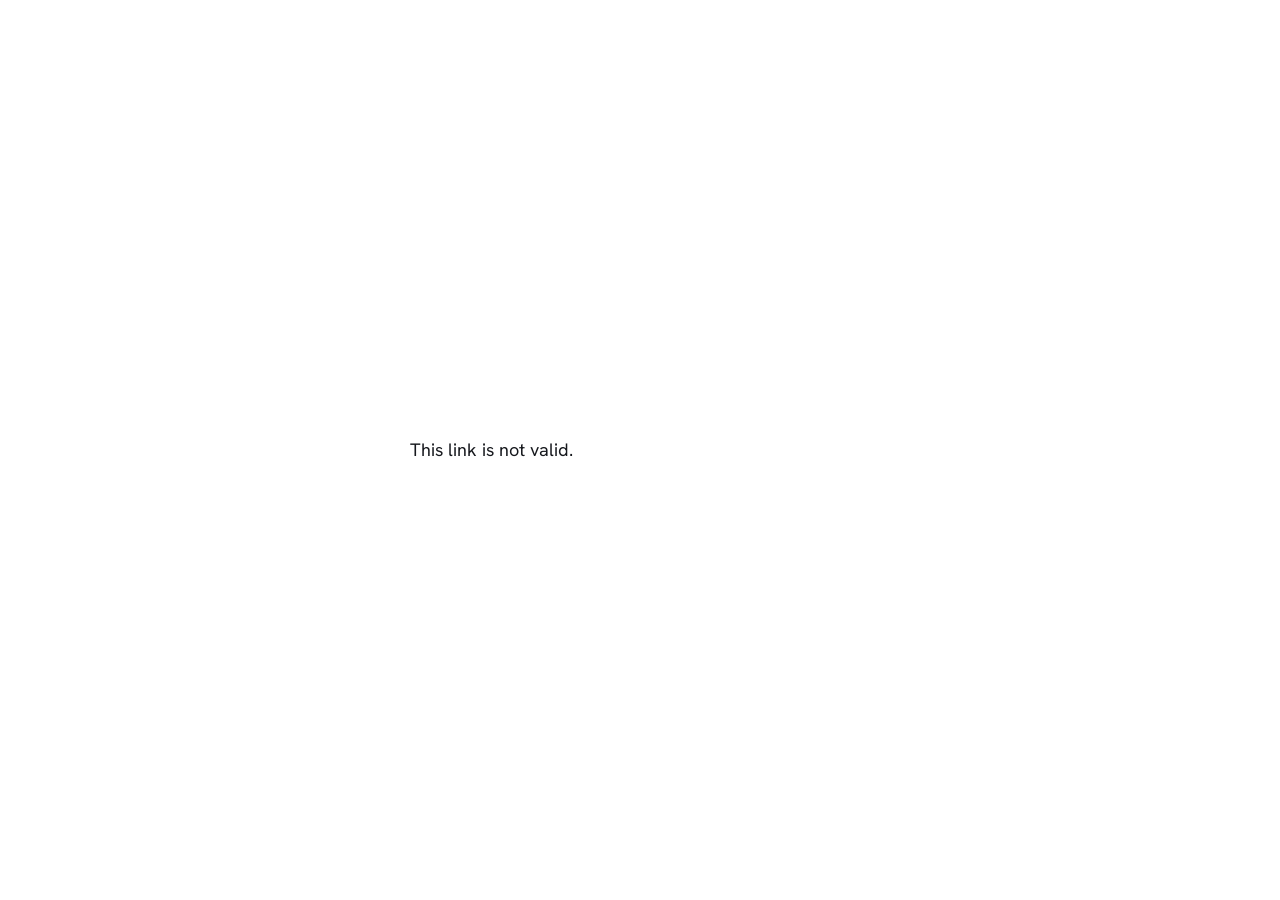
<file: catch-it/share.html>
<!DOCTYPE html>
<html lang="en">
<head>
<meta charset="utf-8"><meta name="viewport" content="width=device-width,initial-scale=1"><meta name="theme-color" content="#FFFFFF">
<title>Catch It: live ETA</title>
<link href="https://fonts.googleapis.com/css2?family=Hanken+Grotesk:wght@200;400;600&display=swap" rel="stylesheet">
<style>
:root{--ink:#16181D;--muted:#8A8F98;--hair:#ECEDEF;--go:#1E9E5A}
@media(prefers-color-scheme:dark){:root{--ink:#F3F4F6;--muted:#868B94;--hair:#23252B}body{background:#0F1013}}
body{margin:0;font-family:"Hanken Grotesk",system-ui,sans-serif;color:var(--ink);display:grid;place-items:center;min-height:100vh;padding:24px;box-sizing:border-box}
main{max-width:460px;width:100%}
.pill{display:inline-block;color:#fff;border-radius:999px;padding:3px 12px;font-weight:600;font-size:14px}
.big{font-weight:200;font-size:clamp(88px,28vw,140px);letter-spacing:-.06em;line-height:.9;margin:18px 0 6px}
p{font-size:18px;line-height:1.4}.note{color:var(--muted);font-size:14px}
a{color:inherit}
</style>
</head>
<body><main id="m"><p class="note">Loading…</p></main>
<script>
{
const m = document.getElementById('m'), esc = v => String(v ?? '').replace(/[&<>"']/g, c => ({'&':'&amp;','<':'&lt;','>':'&gt;','"':'&quot;',"'":'&#39;'}[c]));
let o = null; try { const s = new URLSearchParams(location.search).get('d'); o = JSON.parse(decodeURIComponent(escape(atob(s)))); } catch (e) {}
const hhmm = t => new Date(t).toLocaleTimeString('en-GB', {hour: '2-digit', minute: '2-digit'});
if (!o) m.innerHTML = '<p>This link is not valid.</p>';
else {
  let t = o.t, live = false;
  async function upd() {
    if (!o.stop || !o.veh) return;
    try { const a = await (await fetch('https://api.tfl.gov.uk/StopPoint/' + encodeURIComponent(o.stop) + '/Arrivals')).json(); const x = a.find(z => z.vehicleId === o.veh && (!o.line || z.lineId === o.line)); if (x) { t = Date.parse(x.expectedArrival); live = true; } } catch (e) {}
  }
  function draw() {
    const s = Math.round((t - Date.now()) / 1000), gone = s < -60;
    m.innerHTML = `<span class="pill" style="background:${esc(o.c || '#16181D')}">${esc(o.l)}</span>
      <p style="margin-top:14px">Your friend is catching the <b>${hhmm(t)}</b> to ${esc(o.dest)} from ${esc(o.from)}.</p>
      <div class="big">${gone ? 'Left' : s <= 30 ? 'Now' : Math.floor(s / 60) + ':' + String(s % 60).padStart(2, '0')}</div>
      <p class="note">${gone ? 'This departure has gone.' : 'until it leaves'}${live ? ', updating live from TfL' : ''}.</p>
      <p class="note" style="margin-top:28px">Shared from <a href="./">Catch It</a>, the app that shows every bus and train you can still catch.</p>`;
  }
  upd().then(draw); setInterval(draw, 1000); setInterval(() => upd(), 30000);
}
}
</script>
</body>
</html>
</file>
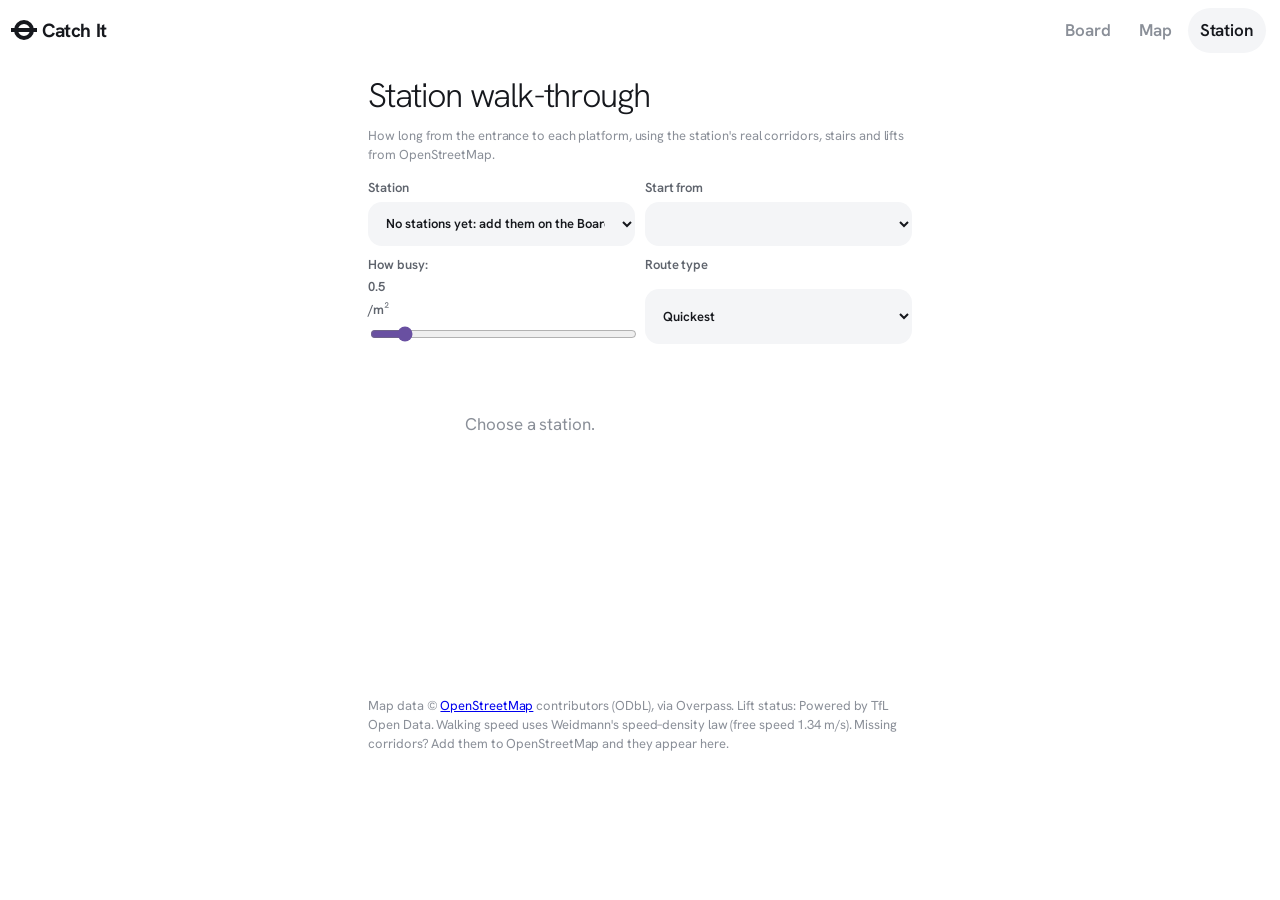
<file: catch-it/station.html>
<!DOCTYPE html>
<html lang="en">
<head>
<meta charset="utf-8">
<meta name="viewport" content="width=device-width,initial-scale=1">
<meta name="theme-color" content="#FFFFFF">
<title>Catch It · Station</title>
<link rel="icon" href="data:image/svg+xml,%3Csvg xmlns='http://www.w3.org/2000/svg' viewBox='0 0 32 32'%3E%3Ccircle cx='16' cy='16' r='11' fill='none' stroke='%236950a1' stroke-width='6'/%3E%3Crect x='1' y='13' width='30' height='6' fill='%23c8102e'/%3E%3C/svg%3E">
<link rel="preconnect" href="https://fonts.googleapis.com"><link rel="preconnect" href="https://fonts.gstatic.com" crossorigin>
<link href="https://fonts.googleapis.com/css2?family=Overpass:wght@400;600;800&display=swap" rel="stylesheet">
<style>
/* VOICE: a calm station plan that answers "how long to my platform?"
   IDEA: the station as a network of real corridors, stairs and lifts, solved like a maze
   PICTURE: the plan itself, with a walker gliding along the quickest route
   COLOUR+TYPE: ink lines on white, stairs amber, lifts purple, route in the line colour; Overpass
   LAYOUT: top bar, controls row, plan left and answers right (stacked on phones) */
:root{color-scheme:light dark;--bg:light-dark(#ffffff,#0f1122);--panel:light-dark(#f3f4f8,#181b33);--ink:light-dark(#14162b,#eef0fb);--muted:light-dark(#5d6275,#a3a8c3);--line:light-dark(#dfe2ec,#2a2e4d);--walk:light-dark(#9aa0b4,#59607f);--steps:#d48a00;--lift:#8a3fc7;--plat:light-dark(#e6e1f4,#2b2552);--route:#6950a1;--go:light-dark(#0c7a52,#3dd39a);--bad:light-dark(#c8102e,#ff6b7d)}
:root[data-theme=light]{color-scheme:light}:root[data-theme=dark]{color-scheme:dark}
*{box-sizing:border-box;min-width:0}
body{margin:0;background:var(--bg);color:var(--ink);font:16px/1.5 Overpass,system-ui,sans-serif;overflow-x:clip;font-variant-numeric:tabular-nums}
button,select,input{font:inherit;color:inherit}
button,select{min-height:44px;border-radius:10px;border:1px solid var(--line);background:var(--bg);padding:0 12px;font-weight:600;cursor:pointer}
button:focus-visible,select:focus-visible,input:focus-visible{outline:3px solid #6950a1;outline-offset:2px}
.top{display:flex;align-items:center;gap:8px;padding:8px 14px;border-bottom:1px solid var(--line)}
.logo{font-weight:800;font-size:20px;display:flex;align-items:center;gap:8px;text-decoration:none;color:inherit}
.logo i{display:inline-block;width:22px;height:22px;border-radius:50%;border:5px solid #6950a1;position:relative}
.logo i::after{content:"";position:absolute;left:-7px;right:-7px;top:3px;height:6px;background:#c8102e}
nav{display:flex;gap:4px;margin-left:auto}
nav a{padding:10px 12px;border-radius:10px;color:var(--ink);text-decoration:none;font-weight:600}
nav a[aria-current]{background:var(--ink);color:var(--bg)}
.wrap{max-width:1180px;margin:0 auto;padding:16px max(3vw,14px) 50px}
h1{margin:0 0 4px;font-size:clamp(24px,3.4vw,34px);line-height:1.1}
.note{font-size:13px;color:var(--muted)}
.controls{display:grid;grid-template-columns:repeat(auto-fit,minmax(200px,1fr));gap:10px;margin:14px 0}
.controls label{font-size:13px;color:var(--muted);font-weight:600;display:grid;gap:4px}
.controls select{width:100%}
input[type=range]{width:100%;accent-color:#6950a1}
.layout{display:grid;grid-template-columns:minmax(0,1.6fr) minmax(0,1fr);gap:18px;align-items:start}
.plan{position:relative;border:1px solid var(--line);border-radius:16px;background:var(--panel);aspect-ratio:1/1;overflow:hidden}
.plan svg{position:absolute;inset:0;width:100%;height:100%}
.flow{stroke-dasharray:10 8;animation:flow 1.2s linear infinite}
@keyframes flow{to{stroke-dashoffset:-18}}
.answers table{width:100%;border-collapse:collapse}
.answers td,.answers th{padding:8px 6px;border-bottom:1px solid var(--line);text-align:left}
.answers td.n{text-align:right;font-weight:800;white-space:nowrap}
.answers tr{cursor:pointer}.answers tr.sel{background:var(--panel)}
.big{font-size:44px;font-weight:800;line-height:1}
.key{display:flex;gap:12px;flex-wrap:wrap;font-size:13px;color:var(--muted);margin-top:8px}
.key span{display:inline-flex;align-items:center;gap:6px}.key i{width:18px;height:4px;border-radius:2px;display:inline-block}
.alert{border:2px solid var(--bad);border-radius:12px;padding:10px 12px;margin:10px 0;font-size:14px}
.empty{padding:40px;text-align:center;color:var(--muted)}
@media(max-width:800px){.layout{grid-template-columns:1fr}nav a{padding:8px}.logo span{display:none}}
@media(prefers-reduced-motion:reduce){.flow{animation:none}}
.carbox{display:flex;gap:3px;margin:8px 0}.carbox span{flex:1;height:30px;border-radius:6px;background:var(--panel);display:grid;place-items:center;font-size:12px;font-weight:800}.carbox span.hit{background:var(--go);color:#fff}
.point{position:fixed;left:50%;bottom:24px;transform:translateX(-50%);z-index:50;background:var(--bg,#fff);border-radius:28px;box-shadow:0 10px 40px rgba(22,24,29,.18);padding:18px 22px 16px;width:min(340px,calc(100% - 24px));text-align:center}
.point svg{transition:transform .25s ease-out}.point .pd{font-size:40px;font-weight:300;letter-spacing:-.04em;margin:4px 0}.point .px{position:absolute;right:10px;top:8px;min-height:36px;width:36px;padding:0;font-size:22px}
</style>
<link href="https://fonts.googleapis.com/css2?family=Hanken+Grotesk:wght@200;300;400;500;600;700&display=swap" rel="stylesheet">
<link rel="stylesheet" href="ui.css?v=1795560055">
<link rel="manifest" href="manifest.webmanifest">
<link rel="apple-touch-icon" href="icon-192.png">
<meta name="apple-mobile-web-app-capable" content="yes">
<meta name="apple-mobile-web-app-title" content="Catch It">
</head>
<body class="tabs">
<div class="top"><a class="logo" href="./"><i></i><span>Catch It</span></a>
<nav><a href="./">Board</a><a href="map.html">Map</a><a href="station.html" aria-current="page">Station</a></nav></div>
<main class="wrap">
  <h1 id="title">Station walk-through</h1>
  <p class="note">How long from the entrance to each platform, using the station's real corridors, stairs and lifts from OpenStreetMap.</p>
  <div class="controls">
    <label>Station<select id="st"></select></label>
    <label>Start from<select id="ent"></select></label>
    <label>How busy: <span id="rhoTxt">0.5</span>/m²<input id="rho" type="range" min="0.2" max="3" step="0.1" value="0.5"></label>
    <label>Route type<select id="mode"><option value="any">Quickest</option><option value="sf">Step-free (no stairs)</option><option value="nolift">Avoid lifts</option></select></label>
  </div>
  <div id="alerts"></div>
  <div class="layout">
    <div class="plan" id="plan"><div class="empty" id="planMsg">Choose a station.</div></div>
    <div class="answers" id="answers"></div>
  </div>
  <p class="note" style="margin-top:16px">Map data © <a href="https://www.openstreetmap.org/copyright">OpenStreetMap</a> contributors (ODbL), via Overpass. Lift status: Powered by TfL Open Data. Walking speed uses Weidmann's speed–density law (free speed 1.34 m/s). Missing corridors? Add them to OpenStreetMap and they appear here.</p>
</main>
<script>
{
const $ = s => document.querySelector(s);
const esc = v => String(v ?? '').replace(/[&<>"']/g, c => ({'&':'&amp;','<':'&lt;','>':'&gt;','"':'&quot;',"'":'&#39;'}[c]));
let all = {}; try { all = JSON.parse(localStorage.getItem('catchit.v1') || '{}'); } catch (e) {}
const places = (all.places || []).filter(p => p.lat && !/^490/.test(p.tflId || ''));
const DEG = Math.PI / 180;
const hav = (a, b) => { const dLat = (b.lat - a.lat) * DEG, dLon = (b.lon - a.lon) * DEG; const x = Math.sin(dLat / 2) ** 2 + Math.cos(a.lat * DEG) * Math.cos(b.lat * DEG) * Math.sin(dLon / 2) ** 2; return 2 * 6371000 * Math.asin(Math.sqrt(x)); };
const weidmann = rho => 1.34 * (1 - Math.exp(-1.913 * (1 / rho - 1 / 5.4)));
const mmss = s => Math.floor(s / 60) + ':' + String(Math.round(s % 60)).padStart(2, '0');
const WALK = /^(footway|steps|corridor|elevator|pedestrian|path)$/;

let data = null, G = null, sel = null, lifts = [];
$('#st').innerHTML = places.length ? places.map((p, i) => `<option value="${i}">${esc(p.name)}</option>`).join('') : '<option>No stations yet: add them on the Board</option>';

async function overpass(q) {
  for (const host of ['https://overpass-api.de/api/interpreter', 'https://overpass.private.coffee/api/interpreter', 'https://overpass.kumi.systems/api/interpreter', 'https://maps.mail.ru/osm/tools/overpass/api/interpreter']) {
    try { const r = await fetch(host, {method: 'POST', body: 'data=' + encodeURIComponent(q), headers: {'Content-Type': 'application/x-www-form-urlencoded'}, signal: AbortSignal.timeout(25000)}); if (r.ok) return r.json(); } catch (e) {}
  }
  throw new Error('OpenStreetMap server busy, try again in a minute');
}
async function load() {
  const p = places[+$('#st').value]; if (!p) return;
  $('#title').textContent = p.name + ': entrance to platform';
  $('#planMsg') ? $('#planMsg').textContent = 'Loading the station from OpenStreetMap…' : $('#plan').innerHTML = '<div class="empty">Loading the station from OpenStreetMap…</div>';
  const R = 230, a = `(around:${R},${p.lat},${p.lon})`;
  const q = `[out:json][timeout:25];(way["railway"="platform"]${a};way["public_transport"="platform"]["highway"!="bus_stop"]${a};way["highway"~"^(footway|steps|corridor|elevator|pedestrian|path)$"]${a};node["highway"="elevator"]${a};node["railway"~"subway_entrance|train_station_entrance"]${a};node["entrance"]${a};);out body;>;out skel qt;`;
  try { data = await overpass(q); } catch (e) { $('#plan').innerHTML = `<div class="empty">${esc(e.message)}</div>`; return; }
  liftStatus(p);
  build(p); fillEntrances(); solve();
}
async function liftStatus(p) {
  try {
    const r = await fetch('https://api.tfl.gov.uk/Disruptions/Lifts/v2/'); lifts = r.ok ? await r.json() : [];
    const word = p.name.split(/[ (]/)[0].toLowerCase();
    const mine = lifts.filter(l => (l.message || '').toLowerCase().includes(word));
    $('#alerts').innerHTML = mine.map(l => `<div class="alert"><b>Lift problem reported:</b> ${esc(l.message)}</div>`).join('');
    if (mine.length && $('#mode').value === 'any') { $('#mode').value = 'nolift'; solve(); }
  } catch (e) { $('#alerts').innerHTML = ''; }
}
function build(p) {
  const nodes = {}, ways = [];
  for (const e of data.elements) if (e.type === 'node') nodes[e.id] = Object.assign(nodes[e.id] || {}, {id: e.id, lat: e.lat, lon: e.lon}, e.tags ? {tags: e.tags} : {});
  for (const e of data.elements) if (e.type === 'way' && e.tags) ways.push(e);
  const adj = {}, edges = [];
  const link = (a, b, kind, level, extra) => { const len = hav(nodes[a], nodes[b]); (adj[a] = adj[a] || []).push({to: b, len, kind, extra}); (adj[b] = adj[b] || []).push({to: a, len, kind, extra}); edges.push({a, b, kind, level}); };
  const platforms = [];
  for (const w of ways) {
    const t = w.tags, ok = w.nodes.every(n => nodes[n]);
    if (!ok) continue;
    if (t.railway === 'platform' || t.public_transport === 'platform') { platforms.push({id: w.id, name: t.ref ? 'Platform ' + t.ref.replace(/;/g, ' & ') : (t.name || t['local_ref'] || 'Platform'), nodes: w.nodes, level: t.level}); continue; }
    if (!WALK.test(t.highway || '')) continue;
    const kind = t.highway === 'steps' ? 'steps' : t.highway === 'elevator' ? 'lift' : 'walk';
    for (let i = 1; i < w.nodes.length; i++) link(w.nodes[i - 1], w.nodes[i], kind, t.level, t.highway === 'steps' ? (t.incline || '') : '');
  }
  // platforms join the walking network at their nearest walkable nodes
  const walkIds = Object.keys(adj).map(Number);
  const nearest = (pt, maxD) => { let best = null, bd = maxD; for (const id of walkIds) { const d = hav(pt, nodes[id]); if (d < bd) { bd = d; best = id; } } return best; };
  for (const pl of platforms) {
    pl.ids = new Set();
    pl.nodes.forEach(n => { if (adj[n]) pl.ids.add(n); });
    if (!pl.ids.size) pl.nodes.forEach(n => { const m = nearest(nodes[n], 25); if (m) pl.ids.add(m); });
    const c = pl.nodes.reduce((s, n) => ({lat: s.lat + nodes[n].lat / pl.nodes.length, lon: s.lon + nodes[n].lon / pl.nodes.length}), {lat: 0, lon: 0});
    pl.c = c;
  }
  // entrances: tagged entrances on or near the network, else the network node nearest the station point
  let ents = Object.values(nodes).filter(n => n.tags && (n.tags.entrance || /entrance/.test(n.tags.railway || ''))).map(n => ({id: adj[n.id] ? n.id : nearest(n, 30), name: n.tags.name || n.tags.ref || (n.tags.entrance === 'main' ? 'Main entrance' : 'Entrance'), node: n})).filter(e => e.id);
  const seen = new Set(); ents = ents.filter(e => !seen.has(e.id) && seen.add(e.id));
  if (!ents.length) { const m = nearest({lat: p.lat, lon: p.lon}, 400); if (m) ents = [{id: m, name: 'Station point (no entrances mapped)'}]; }
  const lifted = new Set(Object.values(nodes).filter(n => n.tags?.highway === 'elevator').map(n => n.id));
  G = {nodes, adj, edges, platforms: platforms.filter(pl => pl.ids.size), allPlatforms: platforms, ents, lifted, place: p};
}
function fillEntrances() {
  $('#ent').innerHTML = G.ents.map((e, i) => `<option value="${i}">${esc(e.name)}</option>`).join('') || '<option>No entrances found</option>';
}
function solve() {
  if (!G) return;
  const rho = +$('#rho').value; $('#rhoTxt').textContent = rho.toFixed(1);
  const v = Math.max(0.15, weidmann(rho)), mode = $('#mode').value;
  const cost = (e, from, to) => {
    if (e.kind === 'steps') return mode === 'sf' ? Infinity : e.len / (v * 0.45) + 4;
    if (e.kind === 'lift' || G.lifted.has(to)) return mode === 'nolift' ? Infinity : e.len / v + 45;
    return e.len / v;
  };
  const start = G.ents[+$('#ent').value || 0]; if (!start) { draw(null, {}); return; }
  const dist = {[start.id]: 0}, prev = {}, done = new Set(), q = [[0, start.id]];
  while (q.length) {
    q.sort((a, b) => a[0] - b[0]); const [d, u] = q.shift(); if (done.has(u)) continue; done.add(u);
    for (const e of G.adj[u] || []) { const c = cost(e, u, e.to); if (!isFinite(c)) continue; const nd = d + c; if (nd < (dist[e.to] ?? Infinity)) { dist[e.to] = nd; prev[e.to] = u; q.push([nd, e.to]); } }
  }
  const res = G.platforms.map(pl => { let best = null; pl.ids.forEach(id => { if (dist[id] != null && (best == null || dist[id] < dist[best])) best = id; }); return {pl, node: best, secs: best == null ? null : dist[best]}; }).sort((a, b) => (a.secs ?? 1e9) - (b.secs ?? 1e9));
  if (!sel || !res.some(r => r.pl.id === sel)) sel = res.find(r => r.secs != null)?.pl.id;
  const chosen = res.find(r => r.pl.id === sel);
  const path = []; if (chosen?.node != null) { let n = chosen.node; while (n != null) { path.unshift(n); n = prev[n]; } }
  draw(path, res); window.__lastPath = path;
  $('#answers').innerHTML = !G.platforms.length ? '<p>No platforms are mapped here in OpenStreetMap yet.</p>' : `
    ${chosen?.secs != null ? `<p class="note">${esc(chosen.pl.name)}</p><div class="big">${mmss(chosen.secs)}</div><p class="note">from ${esc(start.name)} at ${v.toFixed(2)} m/s walking speed${mode !== 'any' ? ', ' + $('#mode').selectedOptions[0].text.toLowerCase() : ''}</p><button id="useT">Use ${Math.ceil(chosen.secs / 60)} min as this station's entrance-to-platform time</button>` : '<p>No route found with these settings.</p>'}
    ${chosen?.secs != null ? '<button id="pointBtn" class="main" style="width:100%;margin:12px 0 4px">Point me there</button>' : ''}
    ${carHtml(chosen, path)}
    <h3>Every platform</h3><table><tbody>${res.map(r => `<tr data-id="${r.pl.id}" class="${r.pl.id === sel ? 'sel' : ''}"><td>${esc(r.pl.name)}</td><td class="n">${r.secs == null ? 'no route' : mmss(r.secs)}</td></tr>`).join('')}</tbody></table>
    <p class="note">Stairs are walked at about 45% of flat speed plus a few seconds; each lift adds a 45 s wait. Crowding slows everyone (Weidmann).</p>`;
  $('#answers').querySelectorAll('tr[data-id]').forEach(tr => tr.addEventListener('click', () => { sel = +tr.dataset.id; solve(); }));
  $('#useT')?.addEventListener('click', () => { try { const s = JSON.parse(localStorage.getItem('catchit.v1') || '{}'); const pl = (s.places || []).find(x => x.id === G.place.id); if (pl) { pl.platform = Math.ceil(chosen.secs / 60); localStorage.setItem('catchit.v1', JSON.stringify(s)); $('#useT').textContent = 'Saved to the Board'; } } catch (e) {} });
}
/* ---------- best carriage: where your route meets the platform, as a fraction of its length ----------
   project the arrival point onto the platform's centre line (or its long axis if mapped as an area),
   assume the train fills the platform, carriage = ⌈fraction × carriages⌉ counted from the named end */
function carHtml(chosen, path) {
  if (!chosen || chosen.secs == null || !path.length) return '';
  const N = G.nodes, ll = chosen.pl.nodes.map(n => N[n]).filter(Boolean); if (ll.length < 2) return '';
  const lat0 = ll[0].lat, kx = Math.cos(lat0 * DEG) * 111320, ky = 110540, P = n => [(n.lon - ll[0].lon) * kx, (n.lat - lat0) * ky];
  let line = ll.map(P);
  if (chosen.pl.nodes[0] === chosen.pl.nodes.at(-1)) { let a = 0, b = 0, best = 0; for (let i = 0; i < line.length; i++) for (let j = i + 1; j < line.length; j++) { const d = Math.hypot(line[i][0] - line[j][0], line[i][1] - line[j][1]); if (d > best) { best = d; a = i; b = j; } } line = [line[a], line[b]]; }
  const q = P(N[path.at(-1)]); let acc = 0, at = 0, bestD = Infinity, L = 0;
  for (let i = 1; i < line.length; i++) { const [x1, y1] = line[i - 1], [x2, y2] = line[i], dx = x2 - x1, dy = y2 - y1, len = Math.hypot(dx, dy) || 1e-9; const u = Math.max(0, Math.min(1, ((q[0] - x1) * dx + (q[1] - y1) * dy) / (len * len))); const d = Math.hypot(x1 + u * dx - q[0], y1 + u * dy - q[1]); if (d < bestD) { bestD = d; at = acc + u * len; } acc += len; }
  L = acc; if (L < 40) return '';
  const e = line.at(-1), s = line[0], brg = (Math.atan2(e[0] - s[0], e[1] - s[1]) * 180 / Math.PI + 360) % 360;
  const dir = b => ['north', 'north-east', 'east', 'south-east', 'south', 'south-west', 'west', 'north-west'][Math.round(b / 45) % 8];
  const endA = dir((brg + 180) % 360), endB = dir(brg), cars = +(localStorage.getItem('catchit.cars') || 9), f = at / L, k = Math.min(cars, Math.max(1, Math.ceil(f * cars)));
  return `<h3>Best carriage</h3><p class="note" style="margin:0">Your route reaches ${esc(chosen.pl.name)} about ${Math.round(at)} m from its ${endA} end (platform ≈ ${Math.round(L)} m).</p>
    <div class="carbox" aria-label="Train diagram">${Array.from({length: cars}, (_, i) => `<span class="${i + 1 === k ? 'hit' : ''}">${i + 1}</span>`).join('')}</div>
    <div class="note" style="display:flex;justify-content:space-between"><span>← ${endA} end</span><span>${endB} end →</span></div>
    <p style="margin:6px 0"><b>Stand at carriage ${k} of ${cars}</b>, counting from the ${endA} end. Getting off here? Ride in carriage ${k} and you step out right by this way out.</p>
    <label class="note">Train length <select id="cars" style="width:auto;min-height:36px">${[4, 5, 6, 8, 9, 10, 12].map(n => `<option ${n === cars ? 'selected' : ''}>${n}</option>`).join('')}</select> carriages (Elizabeth line 9, Greater Anglia often 8 or 12)</label>`;
}
document.addEventListener('change', e => { if (e.target.id === 'cars') { try { localStorage.setItem('catchit.cars', e.target.value); } catch (er) {} solve(); } });
/* ---------- compass arrow: phone heading + GPS, guided along the mapped route (not through walls) ----------
   arrow angle = bearing(you → a point two steps ahead on the route) − compass heading.
   Indoors GPS is weak: when accuracy is worse than 35 m we point along the route from its start instead. */
let PT = {on: false, head: null, me: null, acc: null, path: null};
const brg = (a, b) => { const y = Math.sin((b.lon - a.lon) * DEG) * Math.cos(b.lat * DEG), x = Math.cos(a.lat * DEG) * Math.sin(b.lat * DEG) - Math.sin(a.lat * DEG) * Math.cos(b.lat * DEG) * Math.cos((b.lon - a.lon) * DEG); return (Math.atan2(y, x) / DEG + 360) % 360; };
function onOri(e) { const h = e.webkitCompassHeading != null ? e.webkitCompassHeading : e.absolute && e.alpha != null ? (360 - e.alpha) % 360 : null; if (h != null) { PT.head = h; drawPoint(); } }
async function startPoint(path) {
  PT.path = path; PT.on = true;
  try { if (window.DeviceOrientationEvent?.requestPermission) { const r = await DeviceOrientationEvent.requestPermission(); if (r !== 'granted') throw 0; } } catch (e) { PT.noCompass = true; }
  addEventListener('deviceorientationabsolute', onOri); addEventListener('deviceorientation', onOri);
  PT.watch = navigator.geolocation?.watchPosition(g => { PT.me = {lat: g.coords.latitude, lon: g.coords.longitude}; PT.acc = g.coords.accuracy; drawPoint(); }, () => {}, {enableHighAccuracy: true, maximumAge: 1000});
  let box = $('#point'); if (!box) { box = document.createElement('div'); box.id = 'point'; box.className = 'point'; document.body.appendChild(box); }
  box.hidden = false; drawPoint();
}
function stopPoint() { PT.on = false; removeEventListener('deviceorientationabsolute', onOri); removeEventListener('deviceorientation', onOri); if (PT.watch != null) navigator.geolocation.clearWatch(PT.watch); const b = $('#point'); if (b) b.hidden = true; }
function drawPoint() {
  const box = $('#point'); if (!box || !PT.on || !PT.path?.length) return;
  const N = G.nodes, P = PT.path.map(id => N[id]).filter(Boolean), good = PT.me && PT.acc != null && PT.acc <= 35;
  let from = P[0], i = 0;
  if (good) { let bd = Infinity; P.forEach((n, k) => { const d = hav(PT.me, n); if (d < bd) { bd = d; i = k; } }); from = PT.me; }
  const to = P[Math.min(P.length - 1, i + 2)] || P.at(-1), left = P.slice(i).reduce((s, n, k, a) => k ? s + hav(a[k - 1], n) : s, good ? hav(PT.me, P[i]) : 0);
  const b = brg(from, to), rot = PT.head == null ? b : (b - PT.head + 360) % 360, done = good && left < 8;
  box.innerHTML = `<button class="px" id="ptClose" aria-label="Close">×</button>
    <svg viewBox="0 0 100 100" width="150" height="150" style="transform:rotate(${rot}deg)" aria-hidden="true"><circle cx="50" cy="50" r="46" fill="none" stroke="var(--hair)" stroke-width="2"/><path d="M50 10 L68 62 L50 52 L32 62 Z" fill="var(--ink)"/></svg>
    <p class="pd">${done ? "You're there" : Math.round(left) + ' m'}</p>
    <p class="note" style="margin:0">${PT.head == null ? (PT.noCompass ? 'No compass on this device: hold the phone flat and the arrow shows the map direction.' : 'Turn on motion access to use the compass.') : good ? 'Follow the arrow along the route.' : 'GPS is weak indoors. Stand at the entrance and walk the way the arrow points, then follow the plan.'}</p>`;
  $('#ptClose').onclick = stopPoint;
}
document.addEventListener('click', e => { if (e.target.id === 'pointBtn' && G) { const path = window.__lastPath || []; startPoint(path); } });
let walker = null;
function draw(path, res) {
  const N = G.nodes, ids = new Set(); G.edges.forEach(e => { ids.add(e.a); ids.add(e.b); }); G.allPlatforms.forEach(pl => pl.nodes.forEach(n => ids.add(n)));
  const pts = [...ids].map(i => N[i]).filter(Boolean); if (!pts.length) { $('#plan').innerHTML = '<div class="empty">Nothing mapped inside this station yet.</div>'; return; }
  const lat0 = G.place.lat, kx = Math.cos(lat0 * DEG) * 111320, ky = 110540;
  const X = n => (n.lon - G.place.lon) * kx, Y = n => -(n.lat - lat0) * ky;
  const xs = pts.map(X), ys = pts.map(Y), minX = Math.min(...xs), maxX = Math.max(...xs), minY = Math.min(...ys), maxY = Math.max(...ys);
  const span = Math.max(maxX - minX, maxY - minY, 60), pad = span * 0.06, S = 1000 / (span + pad * 2);
  const px = n => ((X(n) - minX + pad) * S).toFixed(1), py = n => ((Y(n) - minY + pad) * S).toFixed(1);
  const col = k => k === 'steps' ? 'var(--steps)' : k === 'lift' ? 'var(--lift)' : 'var(--walk)';
  const plats = G.allPlatforms.map(pl => `<polyline points="${pl.nodes.map(n => px(N[n]) + ',' + py(N[n])).join(' ')}" fill="${pl.nodes[0] === pl.nodes.at(-1) ? 'var(--plat)' : 'none'}" stroke="var(--plat)" stroke-width="${pl.nodes[0] === pl.nodes.at(-1) ? 2 : 14}" stroke-linecap="round" stroke-linejoin="round"/>`).join('');
  const lbls = G.allPlatforms.map(pl => pl.c ? `<text x="${px(pl.c)}" y="${py(pl.c)}" text-anchor="middle" dy="4" font-size="18" font-weight="800" fill="var(--ink)" stroke="var(--panel)" stroke-width="4" paint-order="stroke">${esc(pl.name.replace('Platform ', 'P'))}</text>` : '').join('');
  const lines = G.edges.map(e => `<line x1="${px(N[e.a])}" y1="${py(N[e.a])}" x2="${px(N[e.b])}" y2="${py(N[e.b])}" stroke="${col(e.kind)}" stroke-width="${e.kind === 'walk' ? 3 : 5}" stroke-linecap="round" ${e.kind === 'steps' ? 'stroke-dasharray="3 4"' : ''}/>`).join('');
  const liftsSvg = [...G.lifted].map(id => N[id] ? `<rect x="${px(N[id]) - 9}" y="${py(N[id]) - 9}" width="18" height="18" rx="4" fill="var(--lift)"/>` : '').join('');
  const ents = G.ents.map((e, i) => `<circle cx="${px(N[e.id])}" cy="${py(N[e.id])}" r="${i === +$('#ent').value ? 12 : 8}" fill="var(--go)" stroke="var(--bg)" stroke-width="3"/>`).join('');
  const route = path && path.length > 1 ? path.map(n => px(N[n]) + ',' + py(N[n])).join(' ') : '';
  $('#plan').innerHTML = `<svg viewBox="0 0 1000 1000" role="img" aria-label="Station plan with the quickest route">${plats}${lines}${liftsSvg}
    ${route ? `<polyline points="${route}" fill="none" stroke="var(--route)" stroke-width="10" stroke-linecap="round" stroke-linejoin="round" opacity=".35"/><polyline class="flow" points="${route}" fill="none" stroke="var(--route)" stroke-width="6" stroke-linecap="round" stroke-linejoin="round"/>` : ''}
    ${lbls}${ents}<circle id="walker" r="11" fill="#fff" stroke="var(--route)" stroke-width="5" cx="-50" cy="-50"/></svg>
    <div class="key" style="position:absolute;left:10px;bottom:8px;background:var(--bg);padding:4px 8px;border-radius:8px"><span><i style="background:var(--walk)"></i>Walkway</span><span><i style="background:var(--steps)"></i>Stairs</span><span><i style="background:var(--lift)"></i>Lift</span><span><i style="background:var(--route)"></i>Your route</span></div>`;
  walker = route ? path.map(n => [+px(N[n]), +py(N[n])]) : null;
}
function animate(ts) {
  const w = $('#walker');
  if (w && walker && walker.length > 1) {
    const cum = [0]; for (let i = 1; i < walker.length; i++) cum.push(cum[i - 1] + Math.hypot(walker[i][0] - walker[i - 1][0], walker[i][1] - walker[i - 1][1]));
    const L = (ts / 6000 % 1) * cum.at(-1); let i = 1; while (i < cum.length - 1 && cum[i] < L) i++;
    const t = (L - cum[i - 1]) / ((cum[i] - cum[i - 1]) || 1), a = walker[i - 1], b = walker[i];
    w.setAttribute('cx', a[0] + (b[0] - a[0]) * t); w.setAttribute('cy', a[1] + (b[1] - a[1]) * t);
  }
  requestAnimationFrame(animate);
}
$('#st').addEventListener('change', () => { sel = null; load(); });
$('#ent').addEventListener('change', solve);
$('#rho').addEventListener('input', solve);
$('#mode').addEventListener('change', solve);
if (places.length) load();
requestAnimationFrame(animate);
}
</script>
</body>
</html>
</file>
<file: catch-it/ui.css>
/* Catch It, "clean & premium"
   White space, huge thin numbers, hairlines instead of boxes, soft shadows only on things that float.
   The only colour is the colour of the line you're catching, plus green/amber/red for verdicts.
   Signature: one hairline timeline where your train glides toward a thin "you" mark and the platform line. */
:root{
  --bg:#FFFFFF; --ink:#16181D; --muted:#8A8F98; --soft:#5F646D; --hair:#ECEDEF; --fill:#F4F5F7;
  --go:#1E9E5A; --risk:#C27C0E; --stop:#D23B2F;
  --panel:var(--fill); --line:var(--hair); --hero:var(--bg);
  --float:0 10px 40px rgba(22,24,29,.08),0 2px 6px rgba(22,24,29,.05);
  --font:"Hanken Grotesk",system-ui,-apple-system,sans-serif;
  color-scheme:light;
}
@media (prefers-color-scheme:dark){
  :root{--bg:#0F1013;--ink:#F3F4F6;--muted:#868B94;--soft:#A7ACB4;--hair:#23252B;--fill:#1A1C21;--go:#3CC27B;--risk:#E7A23A;--stop:#F0675B;--float:0 10px 40px rgba(0,0,0,.5);color-scheme:dark}
}
:root[data-theme]{color-scheme:light}
html,body{background:var(--bg)}
body{color:var(--ink);font-family:var(--font);font-size:17px;line-height:1.45;font-weight:400;font-variant-numeric:tabular-nums;-webkit-font-smoothing:antialiased;letter-spacing:-.005em}
button,input,select{font-family:var(--font)}
button,select{background:transparent;color:var(--ink);border:0;border-radius:999px;font-weight:600;min-height:44px}
select{background:var(--fill);border-radius:14px;padding:0 14px}
input{background:var(--fill);border:0;border-radius:14px;color:var(--ink)}
button:focus-visible,input:focus-visible,select:focus-visible,a:focus-visible{outline:2px solid var(--ink);outline-offset:3px;box-shadow:none}
.note{color:var(--muted)}
.wrap{max-width:620px}

.top{background:var(--bg);border-bottom:0;box-shadow:none}  /* no backdrop-filter: it would trap the fixed bottom tab bar inside the top bar */
.logo{font-weight:700;font-size:19px;letter-spacing:-.02em}
.logo i{border-color:var(--ink);border-width:4px;width:20px;height:20px}
.logo i::after{background:var(--ink);box-shadow:none;height:4px;top:4px}
.clock{color:var(--muted);font-weight:500;font-family:var(--font)}
.dot{display:none}
#setBtn{background:var(--fill);padding:0 16px}
.nav a,nav a{color:var(--muted);font-weight:600;background:transparent!important;border-radius:999px}
.nav a[aria-current],nav a[aria-current]{color:var(--ink)!important;background:var(--fill)!important}
@media (max-width:700px){
  body.tabs .nav{position:fixed;left:0;right:0;bottom:0;z-index:30;margin:0;display:grid;grid-template-columns:repeat(3,1fr);background:color-mix(in srgb,var(--bg) 90%,transparent);backdrop-filter:blur(16px);-webkit-backdrop-filter:blur(16px);border-top:1px solid var(--hair);padding:6px 10px calc(8px + env(safe-area-inset-bottom))}
  body.tabs .nav a{text-align:center;padding:10px 4px;font-size:14px}
  body.tabs .nav a[aria-current]{background:transparent!important;position:relative}
  body.tabs .nav a[aria-current]::after{content:"";position:absolute;left:50%;bottom:2px;width:4px;height:4px;border-radius:50%;background:var(--ink);transform:translateX(-50%)}
  body.tabs .wrap{padding-bottom:110px}
}

/* Where to: one floating search pill */
.where{background:transparent!important;color:var(--ink)!important;padding:8px 0 6px;border-radius:0;box-shadow:none;border:0;overflow:visible;margin-bottom:0}
.where::after{display:none}
.where .hi{color:var(--muted);font-weight:500;font-size:15px;margin:0 2px}
.where h1{font-size:clamp(36px,10vw,52px);font-weight:300;letter-spacing:-.045em;margin:0 0 14px;line-height:1;color:var(--ink)}
.sbox{background:var(--bg);border:0;border-radius:999px;box-shadow:var(--float);padding:5px 6px 5px 18px}
.sbox svg{stroke:var(--ink)}
.sbox input{background:transparent;color:var(--ink);font-size:17px}
.sbox button{background:var(--fill);color:var(--ink);border-radius:999px;font-size:14px;padding:0 14px}
.wchips{padding:6px 2px 8px}
.wchips button{background:var(--fill);color:var(--ink);border:0;font-weight:500}
.sugg{background:var(--bg);border:0;box-shadow:var(--float);border-radius:20px;margin-top:8px}
.sugg button{background:transparent;color:var(--ink);border-bottom:1px solid var(--hair);border-radius:0;font-weight:600;padding:12px 18px}
.sugg small{color:var(--muted)}
.plan{background:transparent;border:0;border-radius:0;padding:14px 2px 0;color:var(--ink)}
.plan h3{font-size:24px;font-weight:300;letter-spacing:-.03em}
.rr{grid-template-columns:64px minmax(0,1fr) 62px}
.rr .rb{background:var(--fill);height:6px;border-radius:3px;overflow:visible}
.rr .rb i{height:6px;top:0;bottom:auto;border-radius:3px;padding:0;font-size:0;min-width:0}
.rr .rb::after{display:none}
.rr b{font-weight:300;font-size:22px;letter-spacing:-.02em}
.rr.best .rb{outline:0}.rr.best b{font-weight:600}
.legs{height:4px;border-radius:2px;gap:3px}
.opt{border-top:1px solid var(--hair)}
.opt .go,.go{background:var(--ink)!important;color:var(--bg)!important;border:0!important;padding:0 22px;font-weight:600}
.rmap{height:220px;overflow:hidden;margin:12px 0 6px;border:0;border-radius:22px;box-shadow:var(--float)}

/* the call: huge thin countdown on white */
.call,.call.calm{background:transparent!important;color:var(--ink)!important;box-shadow:none;border-radius:0;padding:26px 2px 6px;overflow:visible}
.call .top2{color:var(--soft);font-weight:500;font-size:15px;gap:10px;opacity:1}
.call .top2 span:not(.pill){font-size:15px;font-family:var(--font)}
.pill{border-radius:999px;height:24px;font-size:12px;min-width:0;padding:0 10px}
.big{margin:14px 0 0}
.big .verb{background:transparent!important;color:var(--soft)!important;padding:0;font-size:16px;font-weight:500}
.big .verb svg{display:none}
.big span.l{color:var(--soft);opacity:1;font-weight:500;font-size:16px}
.big b,#leaveTxt{font-family:var(--font);font-weight:200;font-size:clamp(96px,30vw,150px);line-height:.9;letter-spacing:-.06em;color:var(--ink);text-shadow:none}
.race{position:relative;margin:26px 0 6px;gap:0;height:46px;display:block}
.lane{position:absolute!important;left:0;right:0;top:0;height:46px!important;background:transparent!important;border-radius:0!important}
.lane::before{content:"";position:absolute;left:0;right:0;top:22px;height:1px;background:var(--hair)}
.lane+.lane::before{display:none}
.lane .goal{display:none}
.lane .flag{right:0!important;top:8px!important;bottom:8px!important;width:2px!important;background:var(--ink)!important;border-radius:1px!important;background-image:none!important}
.lane .rv{height:22px;top:12px;padding:0 9px;border-radius:999px;font-size:11px;font-weight:700;box-shadow:0 2px 10px rgba(22,24,29,.14);transition:left 1s linear}
.lane+.lane .rv{background:var(--bg)!important;color:var(--ink)!important;box-shadow:0 0 0 1.5px var(--ink);height:18px;top:14px;font-size:10px}
.raceTxt{color:var(--soft);opacity:1;font-size:15px}
.odds{font-weight:500;color:var(--soft);font-size:15px;margin:14px 0 18px}
.odds .bar{height:2px;background:var(--hair);border-radius:1px;background-image:none}
.odds .bar i{background:var(--ink)!important;-webkit-mask:none;mask:none;border-radius:1px}
.call .acts{gap:6px}
.call button{background:var(--fill)!important;color:var(--ink)!important;border:0!important}
.call button.main{background:var(--ink)!important;color:var(--bg)!important;font-size:17px;font-weight:600;min-height:56px;background-image:none!important}
.call .alt{background:var(--bg)!important;border:1px solid var(--hair)!important;color:var(--ink)!important;border-radius:16px;box-shadow:none}
.call .alt b{font-weight:300}
.call .lbl{color:var(--muted)!important}
.call:not(.calm) .alt .g{color:var(--go)}.call:not(.calm) .alt .a{color:var(--risk)}

.lbl{text-transform:none;letter-spacing:-.01em;font-size:15px;font-weight:600;color:var(--muted);margin:30px 2px 10px}
.modes{background:var(--fill);border-radius:999px;padding:4px;gap:2px}
.modes button{min-height:44px;border:0;border-radius:999px;display:flex;gap:6px;justify-content:center;align-items:center;font-size:14px;background:transparent;color:var(--muted)}
.modes button svg{width:17px;height:17px}
.modes button[aria-pressed=true]{background:var(--bg);color:var(--ink);box-shadow:0 1px 4px rgba(22,24,29,.12)}
.modes button[aria-pressed=false]{opacity:1;border:0;text-decoration:line-through;text-decoration-thickness:1px}

#board{background:transparent;border:0;padding:0}
.row{border-bottom:1px solid var(--hair);padding:16px 0;grid-template-columns:52px minmax(0,1fr) 78px}
.row:hover{background:transparent}
.badge{height:26px;border-radius:999px;font-size:11px;grid-row:auto;align-self:start;margin-top:2px}
.dest{font-weight:600;font-size:17px}
.dest small{color:var(--muted)}
.when{font-weight:300;font-size:28px;letter-spacing:-.03em}
.when small{color:var(--muted);font-weight:500;font-size:13px;letter-spacing:0}
.verdict{font-size:15px}.verdict .others{color:var(--muted)}
.track{background:transparent!important;height:28px!important;border-radius:0!important;overflow:visible}
.track::before{content:"";position:absolute;left:0;right:0;top:13px;height:1px;background:var(--hair)}
.track .fill{display:none}
.track .now{background:var(--ink)!important;width:1px!important;top:6px!important;bottom:6px!important}
.track .tick{color:var(--muted);font-weight:500}.track .tick::before{display:none}
.veh{top:13px;height:16px;border-radius:999px;font-size:9px;box-shadow:0 2px 8px rgba(22,24,29,.15)}
.you{top:13px;height:16px;border-radius:999px;border:0;font-size:9px}
.g{color:var(--go)}.a{color:var(--risk)}.x{color:var(--stop)}.n{color:var(--muted)}
.how summary,.late summary{color:var(--muted);font-weight:500}

.coach,.coach.ok,.coach.tight,.coach.behind,.coach.gone{background:var(--bg);color:var(--ink);border-radius:24px;box-shadow:var(--float);padding:20px}
.coach .top2{color:var(--soft)!important}
.coach .say{font-weight:300;letter-spacing:-.03em;font-size:clamp(30px,9vw,44px)}
.coach.ok .say{color:var(--go)}.coach.tight .say{color:var(--risk)}.coach.behind .say{color:var(--stop)}
.coach .meter{height:2px;background:var(--hair)}.coach .meter i{background:var(--ink)}
.coach .nums div{background:transparent;border-left:1px solid var(--hair);border-radius:0;padding:2px 10px}
.coach .nums div:first-child{border-left:0;padding-left:0}
.coach .nums small{color:var(--muted);font-weight:500}
.coach .nums b{font-family:var(--font);font-weight:300;font-size:24px;color:var(--ink);letter-spacing:-.02em}
.coach button{background:var(--fill)!important;color:var(--ink)!important;border:0!important}
.coach button.main{background:var(--ink)!important;color:var(--bg)!important}
.coach #tripT{color:var(--muted)!important}

.zone{background:var(--bg);border:0;border-radius:24px;box-shadow:var(--float);margin-top:18px;overflow:hidden}
#zmap{height:250px}
.zcap{margin:0;font-size:15px;padding:14px 18px 4px;color:var(--ink)}
.mcred{margin:0;font-size:11px;color:var(--muted);padding:0 18px 14px}
.maplibregl-ctrl-attrib{font-size:10px}

.money{background:transparent;border:0;border-top:1px solid var(--hair);border-radius:0;padding:24px 2px 0;margin-top:34px}
.money h2{font-weight:300;font-size:28px;letter-spacing:-.03em}
.money .tot{font-family:var(--font);font-weight:200;font-size:64px;letter-spacing:-.05em;color:var(--ink);line-height:1}
.jr{border-top:1px solid var(--hair)}
.jr .qs button{background:var(--fill);border:0;font-weight:500}
.jr .qs button[aria-pressed=true]{background:var(--ink);color:var(--bg)}
.jr input{background:var(--fill)}
.cta{background:var(--ink)!important;color:var(--bg)!important;border:0!important;border-radius:999px!important}

.welcome{text-align:left;padding:20px 2px}
.welcome h1{font-weight:300;letter-spacing:-.045em;font-size:clamp(38px,11vw,56px);line-height:1}
.welcome p{margin:0 0 22px}
.scene{background:var(--fill);border:0;border-radius:24px;margin:0 0 20px}
.scene .plat{background:var(--hair);border-top:2px solid var(--ink)}
.scene .rail{background:var(--muted);height:1px}
.scene .tr{background:var(--bg);border-bottom:4px solid var(--ink);box-shadow:inset -8px 6px 0 -4px var(--ink)}
.scene .run::before,.scene .run::after{background:var(--ink)}
.scene .ok{color:var(--go)}

.sheet{background:var(--bg);border-radius:24px 0 0 24px}
.drawer{background:rgba(22,24,29,.35);backdrop-filter:blur(4px)}

.panel{background:var(--bg)!important;border:0!important;box-shadow:var(--float)!important;border-radius:24px!important}
.seg{border:0!important;background:var(--fill);border-radius:999px!important;padding:4px;gap:2px;overflow:visible!important}
.seg button{border-radius:999px!important;background:transparent;color:var(--muted)}
.seg button[aria-pressed=true]{background:var(--bg)!important;color:var(--ink)!important;box-shadow:0 1px 4px rgba(22,24,29,.12)}
.main{background:var(--ink)!important;color:var(--bg)!important;border:0!important}
#go,#gk{background:var(--fill)!important;border:0!important;border-radius:999px!important}
.chips label{border:0;background:var(--fill)}
.carbox span{border-radius:999px;background:var(--fill)}.carbox span.hit{background:var(--ink);color:var(--bg);box-shadow:none}
#title{font-weight:300;letter-spacing:-.04em}
.controls label{font-weight:600;color:var(--soft)}

@media (prefers-reduced-motion:reduce){*{animation-duration:.01ms!important;transition-duration:.01ms!important}}

/* Dark Sky-style next hour */
.sum{margin:26px 2px 8px;font-size:17px;line-height:1.4;color:var(--ink)}
.sum b{font-weight:600}
.strip{position:relative;height:46px;margin:0 2px 4px}
.strip .sl{position:absolute;left:0;right:0;top:16px;height:1px;background:var(--hair)}
.strip .sx{position:absolute;top:30px;font-size:11px;color:var(--muted);transform:translateX(-50%);white-space:nowrap}
.strip .sx:first-of-type{transform:none}.strip .sx:last-of-type{transform:translateX(-100%)}
.strip .tk{position:absolute;top:10px;width:4px;height:13px;border-radius:2px;transform:translateX(-50%);opacity:.22;transition:left 2s linear,opacity .3s}
.strip .tk.can{opacity:1}
.strip .tk.best{height:20px;top:6px;width:6px;border-radius:3px;box-shadow:0 0 0 2px var(--bg),0 0 0 3px var(--ink)}
/* Moves-style storyline */
.story{border-top:1px solid var(--hair);margin-top:34px;padding-top:24px}
.story h2{font-weight:300;font-size:28px;letter-spacing:-.03em;margin:0}
.story .big2{color:var(--soft);margin:4px 0 8px}
.story h3{font-size:14px;color:var(--muted);font-weight:600;margin:18px 0 6px}
.tl{list-style:none;margin:0 0 0 6px;padding:0 0 0 16px;border-left:1px solid var(--hair)}
.tl li{position:relative;display:grid;grid-template-columns:54px 1fr;gap:8px;padding:8px 0}
.tl li::before{content:"";position:absolute;left:-21px;top:15px;width:9px;height:9px;border-radius:50%;background:var(--bg);box-shadow:0 0 0 1.5px var(--ink)}
.tl .tt{color:var(--muted);font-weight:500}
/* Google Now-style auto card + Inbox-style bundle */
.auto{display:inline-block;margin:0 0 6px;font-size:13px;font-weight:600;color:var(--soft);background:var(--fill);border-radius:999px;padding:3px 10px}
.steps summary{cursor:pointer;color:var(--soft);font-size:14px;font-weight:600;margin:4px 0}
.steps ol{list-style:none;margin:6px 0 8px;padding:0 0 0 12px;border-left:1px solid var(--hair)}
.steps li{position:relative;display:flex;gap:8px;padding:5px 0;font-size:15px}
.steps li i{position:absolute;left:-17px;top:10px;width:9px;height:9px;border-radius:50%}
.mrow{display:grid;grid-template-columns:auto auto 1fr;gap:4px 10px;align-items:center;padding:10px 0;border-bottom:1px solid var(--hair)}
.mrow small{grid-column:1/-1;font-weight:600}
.sum .phys{color:var(--soft);font-size:15px}
.stats{display:grid;grid-template-columns:repeat(3,1fr);gap:8px;margin:8px 0 4px}
.stats div{border-left:1px solid var(--hair);padding:0 10px}.stats div:first-child{border-left:0;padding-left:0}
.stats b{display:block;font-weight:200;font-size:34px;letter-spacing:-.04em;line-height:1}.stats small{color:var(--muted)}
.ztabs{display:grid;grid-template-columns:1fr 1fr;gap:2px;background:var(--fill);border-radius:999px;padding:4px;margin:10px 10px 8px}
.ztabs button{min-height:36px;font-size:14px;color:var(--muted)}.ztabs button[aria-pressed=true]{background:var(--bg);color:var(--ink);box-shadow:0 1px 4px rgba(22,24,29,.12)}
.sw{display:inline-block;width:10px;height:10px;border-radius:3px;margin:0 4px 0 8px;vertical-align:-1px}
/* uncertainty cloud: ±2σ, soft at the edges */
.track .cloud{position:absolute;top:8px;height:12px;border-radius:999px;background:radial-gradient(closest-side,color-mix(in srgb,var(--c) 45%,transparent),transparent);pointer-events:none}
.lane .cloud{position:absolute;top:10px;height:26px;border-radius:999px;background:radial-gradient(closest-side,color-mix(in srgb,var(--c) 38%,transparent),transparent);pointer-events:none}
.ztabs{grid-template-columns:repeat(3,1fr)}
#tmap svg{display:block;width:100%;max-width:360px;margin:4px auto 0}
.tml{font-size:9px;fill:var(--muted)}.tmt{font-size:11px;font-weight:600;fill:var(--ink)}.tms{font-weight:400;fill:var(--soft)}
.thumb{position:fixed;left:12px;right:12px;bottom:calc(76px + env(safe-area-inset-bottom));z-index:25;display:flex;align-items:center;justify-content:space-between;gap:10px;background:var(--ink);color:var(--bg);border-radius:999px;padding:6px 6px 6px 20px;box-shadow:var(--float)}
.thumb[hidden]{display:none}
.thumb span{font-weight:500}.thumb button{background:var(--bg);color:var(--ink);padding:0 20px}
@media (min-width:701px){.thumb{bottom:20px;left:50%;right:auto;transform:translateX(-50%);width:min(560px,calc(100% - 24px))}}
.when2{display:flex;gap:6px;align-items:center;margin-top:10px;flex-wrap:wrap}
.when2 button{background:var(--fill);min-height:36px;padding:0 14px;font-size:14px;color:var(--muted)}
.when2 button[aria-pressed=true]{background:var(--ink);color:var(--bg)}
.when2 input{min-height:36px;width:auto;padding:0 10px;border-radius:999px}
.radar{margin-top:22px;border-radius:20px;background:var(--fill);padding:12px 16px}
.radar h3{margin:0 0 6px;font-size:15px;font-weight:600}
.radar details{border-top:1px solid var(--hair);padding:8px 0}.radar details:first-of-type{border-top:0}
.radar summary{cursor:pointer;display:flex;gap:8px;align-items:center;flex-wrap:wrap}
.radar p{margin:6px 0 0;font-size:14px;color:var(--soft)}
.crowd{margin:0 0 8px;font-size:14px;color:var(--risk)}
.rain{color:#2f6fde}
.install{position:fixed;right:14px;top:70px;z-index:20;background:var(--ink);color:var(--bg);padding:0 16px;box-shadow:var(--float)}
.install[hidden]{display:none}
.more2{margin-top:6px}
.zopen{width:100%;margin-top:16px;background:var(--fill);min-height:50px}
.zopen[hidden]{display:none}
.tour{position:fixed;inset:0;z-index:100}
.tspot{position:fixed;border-radius:20px;box-shadow:0 0 0 9999px rgba(15,16,19,.55);transition:all .3s ease;pointer-events:none}
.tcard{position:fixed;left:16px;right:16px;max-width:420px;margin:0 auto;background:var(--bg);color:var(--ink);border-radius:22px;padding:16px 18px;box-shadow:var(--float)}
.tcard small{color:var(--muted)}.tcard h3{margin:4px 0;font-size:22px;font-weight:600;letter-spacing:-.02em}.tcard p{margin:0 0 12px;color:var(--soft)}
.tcard div{display:flex;gap:8px;justify-content:flex-end}.tcard button{padding:0 18px;background:var(--fill)}.tcard .main{background:var(--ink)!important;color:var(--bg)!important}
@media (max-width:700px){#setBtn{margin-left:auto}}
/* the on-time forecast */
.where .lede{margin:-6px 2px 14px;color:var(--soft);font-size:17px}
.fc{padding-top:18px}
.fbig{font-weight:200;font-size:clamp(110px,34vw,170px);line-height:.85;letter-spacing:-.07em;margin:4px 0 6px}
.fbig span{font-size:.4em;letter-spacing:0;margin-left:4px;color:var(--soft)}
.fbig.g{color:var(--go)}.fbig.a{color:var(--risk)}.fbig.x{color:var(--stop)}
.fsub{font-size:18px;margin:0 0 14px;line-height:1.35}
.fcurve{width:100%;height:78px;display:block}
.fcurve .fl{fill:none;stroke:var(--ink);stroke-width:1.5;vector-effect:non-scaling-stroke}
.fcurve .fa{fill:var(--fill)}.fcurve .fb{stroke:var(--hair);vector-effect:non-scaling-stroke}
.fx{display:flex;justify-content:space-between;font-size:12px;color:var(--muted);margin:2px 0 14px}
.ladder div{display:grid;grid-template-columns:56px 1fr;gap:10px;align-items:baseline;padding:10px 0;border-top:1px solid var(--hair)}
.ladder div>b{font-weight:300;font-size:24px;letter-spacing:-.03em}
.facts{color:var(--soft);font-size:15px;margin:12px 0 0}
.how summary{cursor:pointer;font-weight:600;margin:16px 0 4px}
.stepsl{margin:6px 0;padding-left:18px}.stepsl li{margin:4px 0}
.go.ghost{background:var(--fill)!important;color:var(--ink)!important}
</file>
